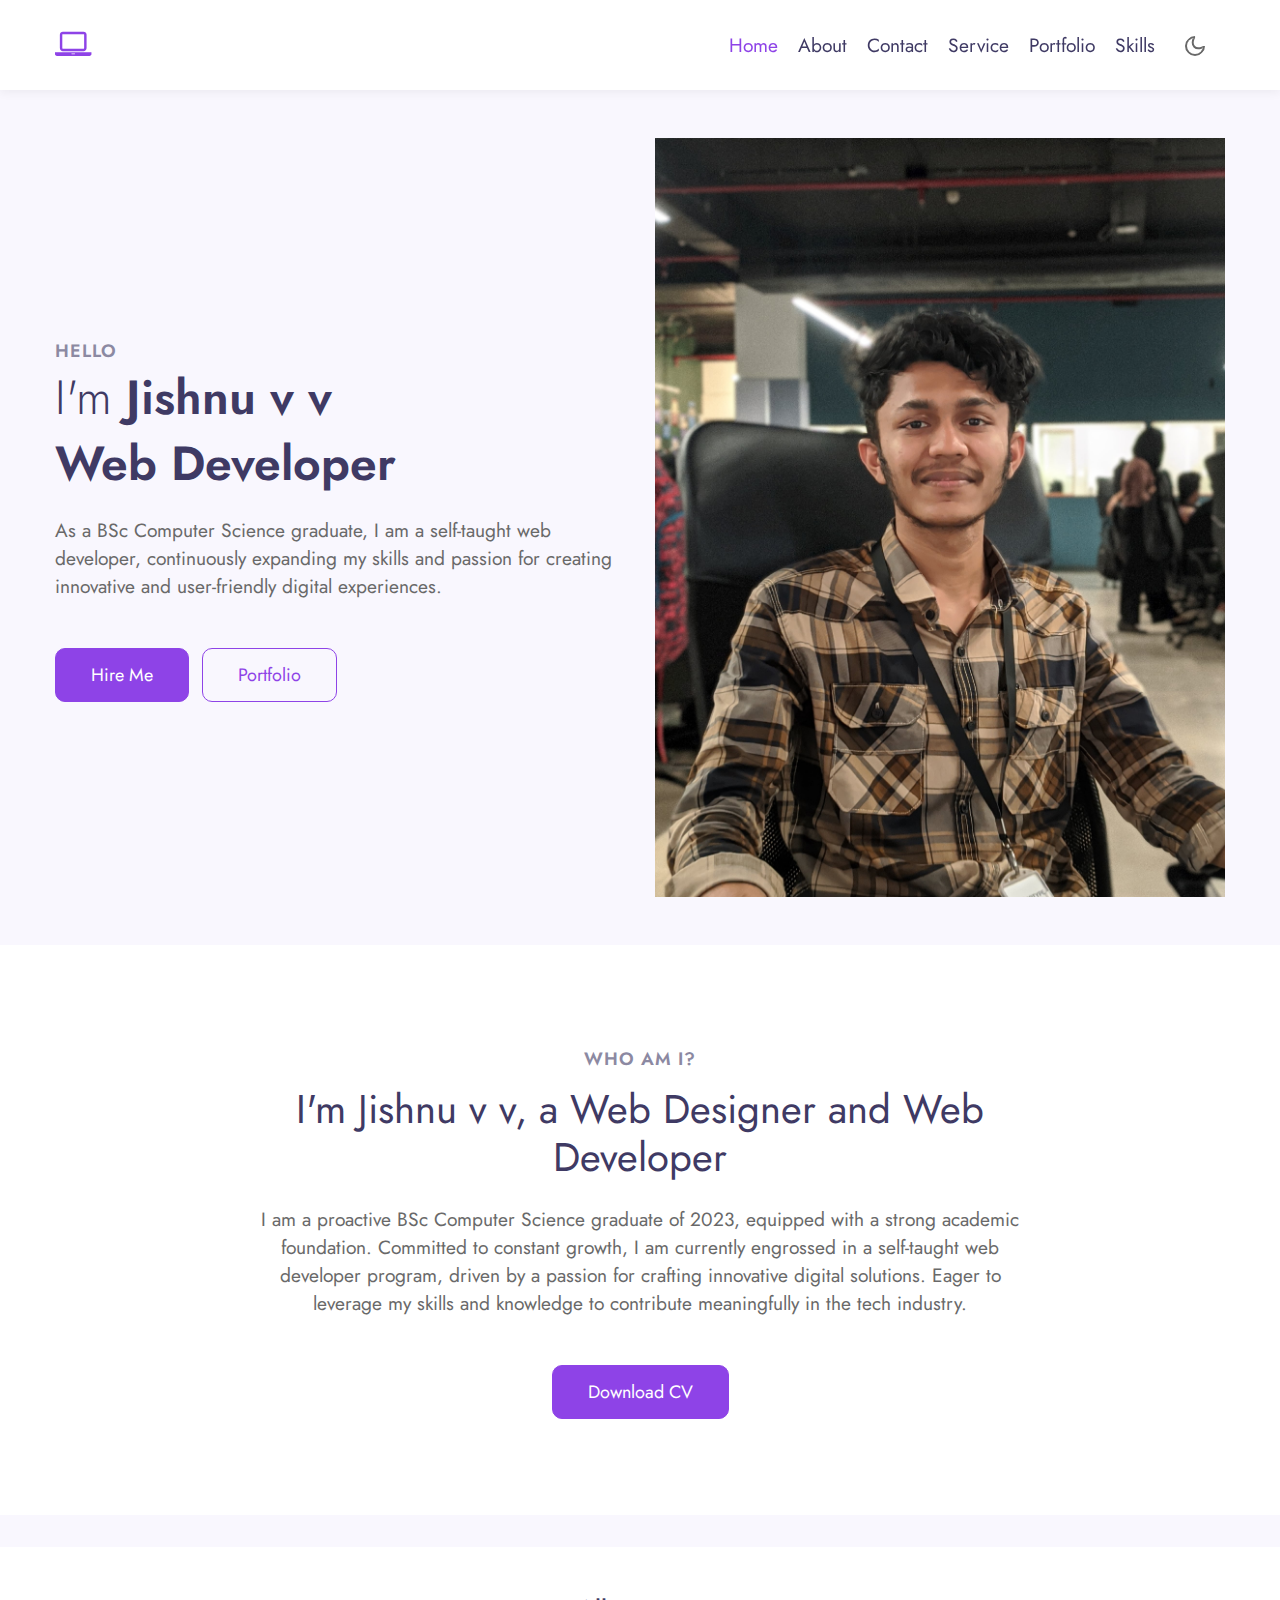
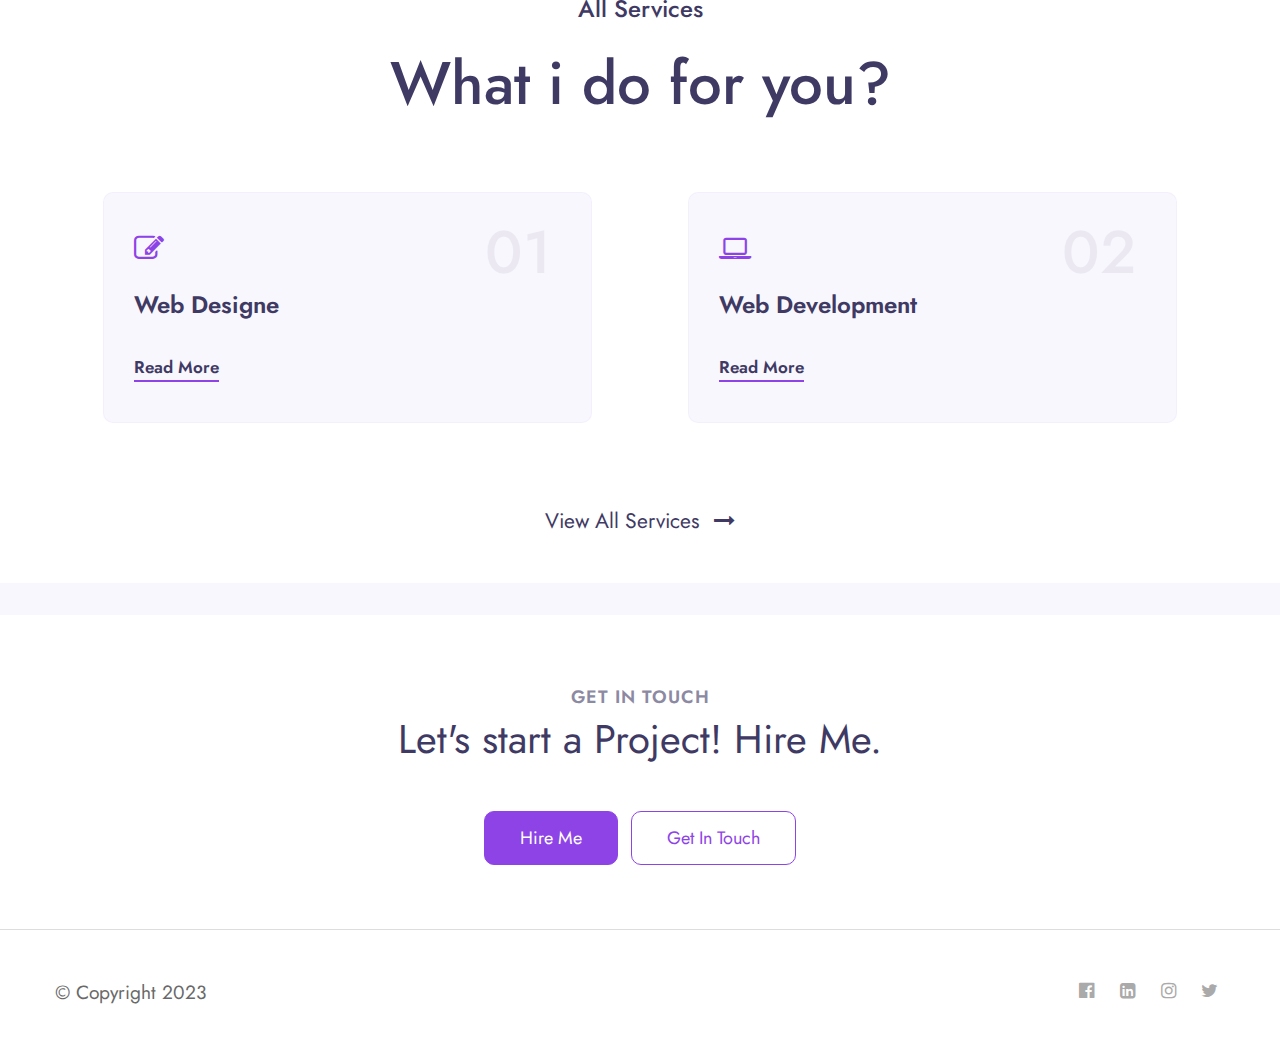
<file: index.html>
<!--
Author: W3layouts
Author URL: http://w3layouts.com
-->
<!doctype html>
<html lang="en">

<head>
  <!-- Required meta tags -->
  <meta charset="utf-8">
  <meta name="viewport" content="width=device-width, initial-scale=1, shrink-to-fit=no">

  <title>Jishnu Personal Portfolio</title>

  <!-- google fonts -->  
  <link href="//fonts.googleapis.com/css2?family=Jost:wght@300;400;600&display=swap" rel="stylesheet">

  <!-- Template CSS -->
  <link rel="stylesheet" href="assets/css/style-starter.css">
</head>

<body>
<!-- header -->
<header id="site-header" class="fixed-top">
  <div class="container">
      <nav class="navbar navbar-expand-lg stroke">
          <a class="navbar-brand" href="index.html">
              <span class="fa fa-laptop"></span>
          </a>
          <button class="navbar-toggler  collapsed bg-gradient" type="button" data-toggle="collapse"
              data-target="#navbarTogglerDemo02" aria-controls="navbarTogglerDemo02" aria-expanded="false"
              aria-label="Toggle navigation">
              <span class="navbar-toggler-icon fa icon-expand fa-bars"></span>
              <span class="navbar-toggler-icon fa icon-close fa-times"></span>
              </span>
          </button>

          <div class="collapse navbar-collapse" id="navbarTogglerDemo02">
              <ul class="navbar-nav ml-auto">
                  <li class="nav-item active">
                      <a class="nav-link" href="index.html">Home <span class="sr-only">(current)</span></a>
                  </li>
                  <li class="nav-item @@about__active">
                      <a class="nav-link" href="about.html">About</a>
                  </li>
                  <li class="nav-item @@contact__active">
                      <a class="nav-link" href="contact.html">Contact</a>
                  </li>
                  <li class="nav-item @@service__active">
                    <a class="nav-link" href="service.html">Service</a>
                  </li>
                  <li class="nav-item @@active">
                    <a class="nav-link" href="portfolio.html">Portfolio</a>
                  </li>
                  <li class="nav-item @@active">
                    <a class="nav-link" href="skill.html">Skills</a>
                  </li>
              </ul>
              </ul>
          </div>
          <!-- toggle switch for light and dark theme -->
          <div class="mobile-position">
              <nav class="navigation">
                  <div class="theme-switch-wrapper">
                      <label class="theme-switch" for="checkbox">
                          <input type="checkbox" id="checkbox">
                          <div class="mode-container">
                              <i class="gg-sun"></i>
                              <i class="gg-moon"></i>
                          </div>
                      </label>
                  </div>
              </nav>
          </div>
          <!-- //toggle switch for light and dark theme -->
      </nav>
  </div>
</header>
<!-- //header -->

<!-- banner section -->
<section id="home" class="w3l-banner py-5">
    <div class="container">
        <div class="row align-items-center">
            <div class="col-lg-6 col-sm-12 mt-lg-0 mt-4">
                <span class="title-small">Hello</span>
                <h1 class="mb-2 title"> <span>I'm</span> Jishnu v v</h1>
                <h1 class="mb-4 title">Web Developer</h1>
                <p>As a BSc Computer Science graduate, I am a self-taught web developer, continuously expanding my skills and passion for creating innovative and user-friendly digital experiences.</p>
                <div class="mt-sm-5 mt-4">
                    <a class="btn btn-primary btn-style mr-2" href="contact.html"> Hire Me </a>
                    <a class="btn btn-outline-primary btn-style mr-2" href="portfolio.html"> Portfolio </a>
                </div>
            </div>
            <div class="col-lg-6 col-md-8 col-sm-10 mt-lg-0 mt-4">
                <div class="img-effect text-lg-center">
                    <img src="Jishnu v v.jpg" alt="myphoto" class="img-fluid">
                </div>
            </div>
        </div>
    </div>
</section>
<!-- //banner section -->

<!-- home page about section -->
<section class="w3l-index3" id="about">
    <div class="midd-w3 py-5">
        <div class="container py-lg-5 py-md-3">
            <div class="row justify-content-center">
               
                <div class="col-lg-8 mt-lg-0 mt-5 text-center">
                    <h5 class="title-small mb-2">Who am i?</h5>
                    <h3 class="title-big">I'm Jishnu v v, a Web Designer and Web Developer</h3>
                    <p class="mt-4">I am a proactive BSc Computer Science graduate of 2023, equipped with a strong academic foundation. Committed to constant growth, I am currently engrossed in a self-taught web developer program, driven by a passion for crafting innovative digital solutions. Eager to leverage my skills and knowledge to contribute meaningfully in the tech industry.</p>
                    <a href="#download" class="btn btn-style btn-primary mt-lg-5 mt-4">Download CV</a>
                </div>
            </div>
        </div>
    </div>
</section>
<!-- //home page about section -->

<!-- home page second section -->
<div class="py-3 w3l-servicetxt"></div>
<!-- //home page second section -->

<!-- home page services section -->
<section class="w3l-services ">
  <div class=" txt text-center mt-5">
    <h4>All Services</h4>
    <h1 class="txth1 m-4">What i do for you?</h1>
  </div>
  <div class="container justify-content-center row">
        <div class="item w-50">
            <div class="card m-5 ">
                <div class="box-wrap">
                    <div class="icon">
                        <span class="fa fa-pencil-square-o"></span>
                    </div>
                    <h4 class="number">01</h4>
                    <h4><a href="#url">Web Designe</a></h4>
                    <a href="service.html" class="read">Read more</a>
                </div>
            </div>
        </div>
        <div class="item w-50">
          <div class="card m-5">
              <div class="box-wrap">
                  <div class="icon">
                    <span class="fa fa-laptop"></span>
                  </div>
                  <h4 class="number">02</h4>
                  <h4><a href="#url">Web Development</a></h4>
                    <a href="service.html" class="read">Read more</a>
                </div>
          </div>
      </div>
  </div>
  <div class="mb-5 text-more">
    <p class=" pt-3 sample text-center">
        <a href="service.html">View All Services <span class="pl-2 fa fa-long-arrow-right"></span></a>
    </p>
</div>
</section>

<section class="w3l-index5" id="about">
    <div class="new-block py-3">
    </div>
</section>
<!-- //home page video popup section -->

 <!-- freelance hire me -->
 <section class="w3l-grid-quote text-center py-5">
   <div class="container py-3">
     <h6 class="title-small">Get in touch</h6>
     <h3 class="title-big mb-md-5 mb-4">Let's start a Project! Hire Me.</h3>
     <a href="contact.html" class="btn btn-style btn-primary mr-2">Hire Me </a>
     <a href="contact.html" class="btn btn-style btn-outline-primary">Get in touch</a>
   </div>
 </section>
 <!-- //freelance hire me -->
 
<!-- Footer -->
<section class="w3l-footer py-sm-5 py-4">
  <div class="container">
    <div class="footer-content">
      <div class="row">
        <div class="col-lg-8 footer-left">
          <p class="m-0">© Copyright 2023</p>
        </div>
        <div class="col-lg-4 footer-right text-lg-right text-center mt-lg-0 mt-3">
          <ul class="social m-0 p-0">
            <li><a href="#facebook"><span class="fa fa-facebook-official"></span></a></li>
            <li><a href="#linkedin"><span class="fa fa-linkedin-square"></span></a></li>
            <li><a href="#instagram"><span class="fa fa-instagram"></span></a></li>
            <li><a href="#twitter"><span class="fa fa-twitter"></span></a></li>
          </ul>
        </div>
      </div>
    </div>
  </div>

  <!-- move top -->
  <button onclick="topFunction()" id="movetop" title="Go to top">
    <span class="fa fa-angle-up"></span>
  </button>
  <script>
    // When the user scrolls down 20px from the top of the document, show the button
    window.onscroll = function () {
      scrollFunction()
    };

    function scrollFunction() {
      if (document.body.scrollTop > 20 || document.documentElement.scrollTop > 20) {
        document.getElementById("movetop").style.display = "block";
      } else {
        document.getElementById("movetop").style.display = "none";
      }
    }

    // When the user clicks on the button, scroll to the top of the document
    function topFunction() {
      document.body.scrollTop = 0;
      document.documentElement.scrollTop = 0;
    }
  </script>
  <!-- /move top -->
</section>
<!-- //Footer -->

<!-- all js scripts and files here -->

<script src="assets/js/theme-change.js"></script><!-- theme switch js (light and dark)-->

<script src="assets/js/jquery-3.3.1.min.js"></script><!-- default jQuery -->


<!-- //typig-text-->

<!-- services owlcarousel -->
<script src="assets/js/owl.carousel.js"></script>

<!-- script for services -->
<script>
  $(document).ready(function () {
    $('.owl-two').owlCarousel({
      loop: true,
      margin: 30,
      nav: false,
      responsiveClass: true,
      autoplay: false,
      autoplayTimeout: 5000,
      autoplaySpeed: 1000,
      autoplayHoverPause: false,
      responsive: {
        0: {
          items: 1,
          nav: false
        },
        480: {
          items: 1,
          nav: false
        },
        700: {
          items: 1,
          nav: false
        },
        1090: {
          items: 3,
          nav: false
        }
      }
    })
  })
</script>
<!-- //script for services -->

<!-- script for tesimonials carousel slider -->
<script>
  $(document).ready(function () {
    $("#owl-demo1").owlCarousel({
      loop: true,
      margin: 20,
      nav: false,
      responsiveClass: true,
      responsive: {
        0: {
          items: 1,
          nav: false
        },
        736: {
          items: 1,
          nav: false
        },
        1000: {
          items: 2,
          nav: false,
          loop: false
        }
      }
    })
  })
</script>
<!-- //script for tesimonials carousel slider -->

<!-- video popup -->
<script src="assets/js/jquery.magnific-popup.min.js"></script>
<script>
  $(document).ready(function () {
    $('.popup-with-zoom-anim').magnificPopup({
      type: 'inline',

      fixedContentPos: false,
      fixedBgPos: true,

      overflowY: 'auto',

      closeBtnInside: true,
      preloader: false,

      midClick: true,
      removalDelay: 300,
      mainClass: 'my-mfp-zoom-in'
    });

    $('.popup-with-move-anim').magnificPopup({
      type: 'inline',

      fixedContentPos: false,
      fixedBgPos: true,

      overflowY: 'auto',

      closeBtnInside: true,
      preloader: false,

      midClick: true,
      removalDelay: 300,
      mainClass: 'my-mfp-slide-bottom'
    });
  });
</script>
<!-- //video popup -->

<!-- stats number counter-->
<script src="assets/js/jquery.waypoints.min.js"></script>
<script src="assets/js/jquery.countup.js"></script>
<script>
  $('.counter').countUp();
</script>
<!-- //stats number counter -->

<!-- disable body scroll which navbar is in active -->
<script>
  $(function () {
    $('.navbar-toggler').click(function () {
      $('body').toggleClass('noscroll');
    })
  });
</script>
<!-- disable body scroll which navbar is in active -->

<!--/MENU-JS-->
<script>
  $(window).on("scroll", function () {
    var scroll = $(window).scrollTop();

    if (scroll >= 80) {
      $("#site-header").addClass("nav-fixed");
    } else {
      $("#site-header").removeClass("nav-fixed");
    }
  });

  //Main navigation Active Class Add Remove
  $(".navbar-toggler").on("click", function () {
    $("header").toggleClass("active");
  });
  $(document).on("ready", function () {
    if ($(window).width() > 991) {
      $("header").removeClass("active");
    }
    $(window).on("resize", function () {
      if ($(window).width() > 991) {
        $("header").removeClass("active");
      }
    });
  });
</script>
<!--//MENU-JS-->

<!-- bootstrap js -->
<script src="assets/js/bootstrap.min.js"></script>

</body>

</html>
</file>
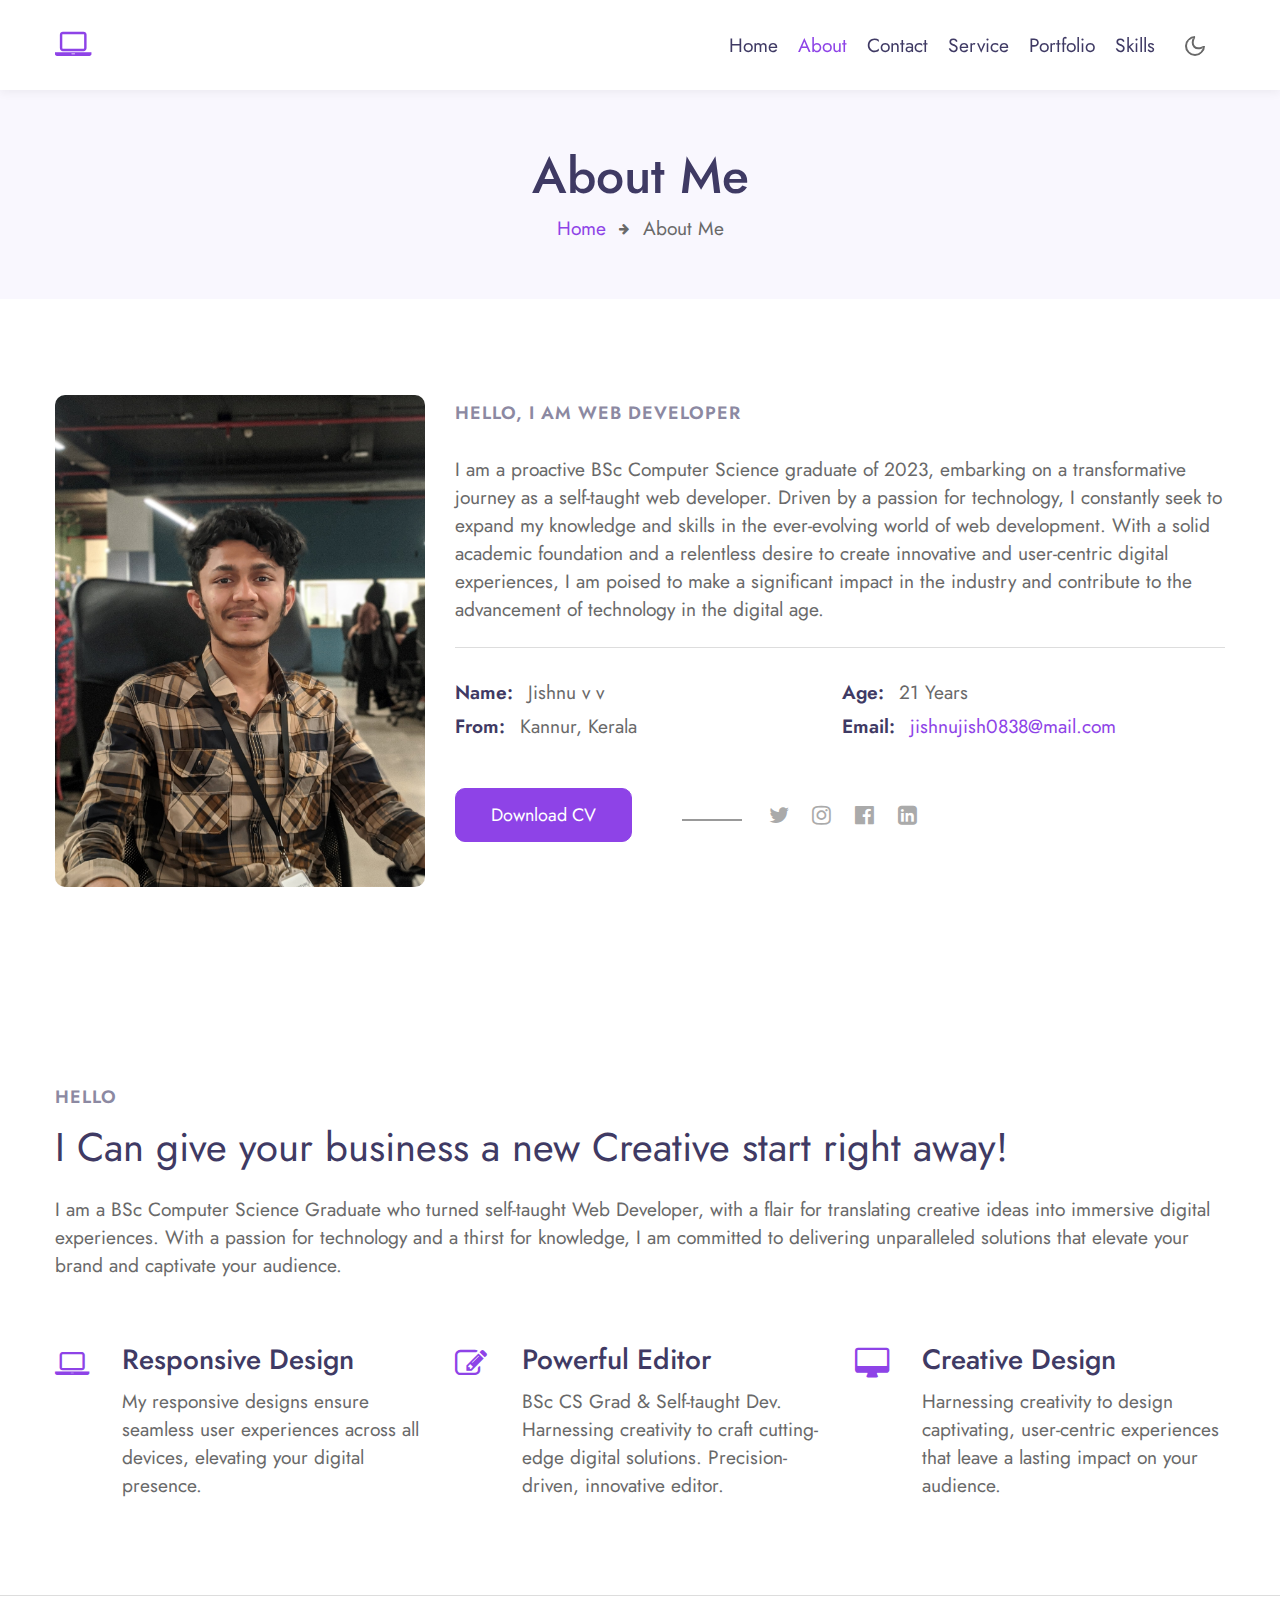
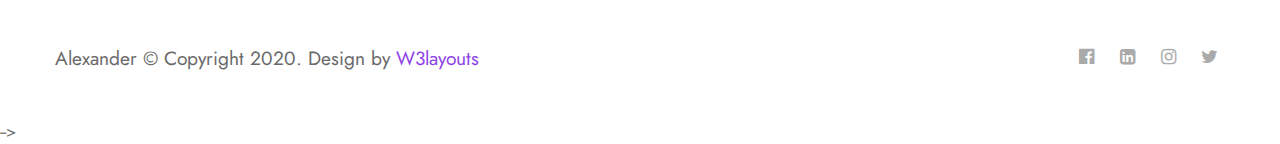
<file: about.html>
<!--
Author: W3layouts
Author URL: http://w3layouts.com
-->
<!doctype html>
<html lang="en">

<head>
  <!-- Required meta tags -->
  <meta charset="utf-8">
  <meta name="viewport" content="width=device-width, initial-scale=1, shrink-to-fit=no">

  <title>jishnu Personal Portfolio </title>

  <!-- google fonts -->  
  <link href="//fonts.googleapis.com/css2?family=Jost:wght@300;400;600&display=swap" rel="stylesheet">

  <!-- Template CSS -->
  <link rel="stylesheet" href="assets/css/style-starter.css">
</head>

<body>
<!-- header -->
<header id="site-header" class="fixed-top">
  <div class="container">
      <nav class="navbar navbar-expand-lg stroke">
          <a class="navbar-brand" href="index.html">
              <span class="fa fa-laptop"></span>
          </a>
         
          <button class="navbar-toggler  collapsed bg-gradient" type="button" data-toggle="collapse"
              data-target="#navbarTogglerDemo02" aria-controls="navbarTogglerDemo02" aria-expanded="false"
              aria-label="Toggle navigation">
              <span class="navbar-toggler-icon fa icon-expand fa-bars"></span>
              <span class="navbar-toggler-icon fa icon-close fa-times"></span>
              </span>
          </button>

          <div class="collapse navbar-collapse" id="navbarTogglerDemo02">
              <ul class="navbar-nav ml-auto">
                  <li class="nav-item @@home__active">
                      <a class="nav-link" href="index.html">Home <span class="sr-only">(current)</span></a>
                  </li>
                  <li class="nav-item active">
                      <a class="nav-link" href="about.html">About</a>
                  </li>
                  <li class="nav-item @@contact__active">
                      <a class="nav-link" href="contact.html">Contact</a>
                  </li>
                   <li class="nav-item @@service__active">
                    <a class="nav-link" href="service.html">Service</a>
                  </li>
                         <li class="nav-item @@active">
                    <a class="nav-link" href="portfolio.html">Portfolio</a>
                  </li>
                  <li class="nav-item @@active">
                    <a class="nav-link" href="skill.html">Skills</a>
                  </li>
              </ul>
              </ul>
          </div>
          <!-- toggle switch for light and dark theme -->
          <div class="mobile-position">
              <nav class="navigation">
                  <div class="theme-switch-wrapper">
                      <label class="theme-switch" for="checkbox">
                          <input type="checkbox" id="checkbox">
                          <div class="mode-container">
                              <i class="gg-sun"></i>
                              <i class="gg-moon"></i>
                          </div>
                      </label>
                  </div>
              </nav>
          </div>
          <!-- //toggle switch for light and dark theme -->
      </nav>
  </div>
</header>
<!-- //header -->

<!-- about breadcrumb -->
<section class="w3l-about-breadcrumb text-center">
    <div class="breadcrumb-bg breadcrumb-bg-about py-sm-5 py-4">
        <div class="container py-2">
            <h2 class="title">About Me</h2>
            <ul class="breadcrumbs-custom-path mt-2">
                <li><a href="#url">Home</a></li>
                <li class="active"><span class="fa fa-arrow-right mx-2" aria-hidden="true"></span> About Me </li>
            </ul>
        </div>
    </div>
</section>
<!-- //about breadcrumb -->

<!-- about page about section -->
<section class="w3l-aboutblock1" id="about">
    <div class="midd-w3 py-5">
        <div class="container py-lg-5 py-md-3">
            <div class="row">
                <div class="col-lg-4">
                    <div class="position-relative">
                        <img src="Jishnu v v.jpg" alt="" class="radius-image img-fluid">
                    </div>
                </div>
                <div class="col-lg-8 mt-lg-0 mt-5">
                    <h5 class="title-small mb-2">Hello, I am Web Developer</h5>
                    <!-- <h3 class="title-big">Having O7 Years of Experience</h3> -->
                    <p class="mt-4">I am a proactive BSc Computer Science graduate of 2023, embarking on a transformative journey as a self-taught web developer. Driven by a passion for technology, I constantly seek to expand my knowledge and skills in the ever-evolving world of web development. With a solid academic foundation and a relentless desire to create innovative and user-centric digital experiences, I am poised to make a significant impact in the industry and contribute to the advancement of technology in the digital age.</p>
                    <div class="my-info mt-4">
                        <div class="single-info"><span>Name:</span>
                            <p>Jishnu v v</p>
                        </div>
                        <div class="single-info"><span>Age:</span>
                            <p>21 Years</p>
                        </div>
                        <div class="single-info"><span>From:</span>
                            <p>Kannur, Kerala</p>
                        </div>
                        <div class="single-info"><span>Email:</span>
                            <p><a href="mailto:alexander@mail.com">jishnujish0838@mail.com</a></p>
                        </div>
                    </div>
                    <div class="my-social mt-lg-5 mt-4">
                        <a href="#download" class="btn btn-style btn-primary">Download CV</a>
                        <ul class="social m-0 p-0">
                            <li><a href="#twitter"><span class="fa fa-twitter"></span></a></li>
                            <li><a href="#instagram"><span class="fa fa-instagram"></span></a></li>
                            <li><a href="#facebook"><span class="fa fa-facebook-official"></span></a></li>
                            <li><a href="#linkedin"><span class="fa fa-linkedin-square"></span></a></li>
                          </ul>
                    </div>
                </div>
            </div>
        </div>
    </div>
</section>
<!-- //about page about section -->

<!-- about page second section -->
<div class="py-5 w3l-resume">
    <div class="container py-lg-5 py-3">
        <h5 class="title-small mb-2"> Hello</h5>
        <h3 class="title-big mb-4">I Can give your business a new Creative start right away! </h3>
        <p>I am a BSc Computer Science Graduate who turned self-taught Web Developer, with a flair for translating creative ideas into immersive digital experiences. With a passion for technology and a thirst for knowledge, I am committed to delivering unparalleled solutions that elevate your brand and captivate your audience.</p>
        <div class="row features-w3pvt-main mt-5 pt-md-3" id="features">
            <div class="col-lg-4 col-md-6 feature-gird">
                <div class="row features-hny-inner-gd">
                    <div class="col-md-2 col-2 featured_grid_left">
                        <div class="icon_left_grid">
                            <span class="fa fa-laptop" aria-hidden="true"></span>
                        </div>
                    </div>
                    <div class="col-md-10 col-10 featured_grid_right_info">
                        <h4><a class="link-hny" href="#url">Responsive Design </a></h4>
                        <p>My responsive designs ensure seamless user experiences across all devices, elevating your digital presence.</p>
                    </div>
                </div>
            </div>
            <div class="col-lg-4 col-md-6 feature-gird mt-md-0 mt-4">
                <div class="row features-hny-inner-gd">
                    <div class="col-md-2 col-2 featured_grid_left">
                        <div class="icon_left_grid">
                            <span class="fa fa-pencil-square-o" aria-hidden="true"></span>
                        </div>
                    </div>
                    <div class="col-md-10 col-10 featured_grid_right_info">
                        <h4><a class="link-hny" href="#url">Powerful Editor </a></h4>
                        <p>BSc CS Grad & Self-taught Dev. Harnessing creativity to craft cutting-edge digital solutions. Precision-driven, innovative editor.</p>
                    </div>
                </div>
            </div>
            <div class="col-lg-4 col-md-6 feature-gird mt-lg-0 mt-md-5 mt-4">
                <div class="row features-hny-inner-gd">
                    <div class="col-md-2 col-2 featured_grid_left">
                        <div class="icon_left_grid">
                            <span class="fa fa-desktop" aria-hidden="true"></span>
                        </div>
                    </div>
                    <div class="col-md-10 col-10 featured_grid_right_info">
                        <h4><a class="link-hny" href="#url">Creative Design </a></h4>
                        <p>Harnessing creativity to design captivating, user-centric experiences that leave a lasting impact on your audience.</p>
                    </div>
                </div>
            </div>

        </div>
    </div>
</div>
<!-- //about page about section -->

<!-- about page third section -->


<!-- Footer -->
<section class="w3l-footer py-sm-5 py-4">
  <div class="container">
    <div class="footer-content">
      <div class="row">
        <div class="col-lg-8 footer-left">
          <p class="m-0">Alexander © Copyright 2020. Design by <a href="https://w3layouts.com">W3layouts</a></p>
        </div>
        <div class="col-lg-4 footer-right text-lg-right text-center mt-lg-0 mt-3">
          <ul class="social m-0 p-0">
            <li><a href="#facebook"><span class="fa fa-facebook-official"></span></a></li>
            <li><a href="#linkedin"><span class="fa fa-linkedin-square"></span></a></li>
            <li><a href="#instagram"><span class="fa fa-instagram"></span></a></li>
            <li><a href="#twitter"><span class="fa fa-twitter"></span></a></li>
          </ul>
        </div>
      </div>
    </div>
  </div>

  <!-- move top -->
  <button onclick="topFunction()" id="movetop" title="Go to top">
    <span class="fa fa-angle-up"></span>
  </button>
  <script>
    // When the user scrolls down 20px from the top of the document, show the button
    window.onscroll = function () {
      scrollFunction()
    };

    function scrollFunction() {
      if (document.body.scrollTop > 20 || document.documentElement.scrollTop > 20) {
        document.getElementById("movetop").style.display = "block";
      } else {
        document.getElementById("movetop").style.display = "none";
      }
    }

    // When the user clicks on the button, scroll to the top of the document
    function topFunction() {
      document.body.scrollTop = 0;
      document.documentElement.scrollTop = 0;
    }
  </script>
  <!-- /move top -->
</section>
<!-- //Footer -->

<!-- all js scripts and files here -->

<script src="assets/js/theme-change.js"></script><!-- theme switch js (light and dark)-->

<script src="assets/js/jquery-3.3.1.min.js"></script><!-- default jQuery -->

<!-- /typig-text-->
<script>
  const typedTextSpan = document.querySelector(".typed-text");
  const cursorSpan = document.querySelector(".cursor");

  const textArray = ["UI/UX Designer", "Freelancer", "Web developer"];
  const typingDelay = 200;
  const erasingDelay = 10;
  const newTextDelay = 100; // Delay between current and next text
  let textArrayIndex = 0;
  let charIndex = 0;

  function type() {
    if (charIndex < textArray[textArrayIndex].length) {
      if (!cursorSpan.classList.contains("typing")) cursorSpan.classList.add("typing");
      typedTextSpan.textContent += textArray[textArrayIndex].charAt(charIndex);
      charIndex++;
      setTimeout(type, typingDelay);
    } else {
      cursorSpan.classList.remove("typing");
      setTimeout(erase, newTextDelay);
    }
  }

  function erase() {
    if (charIndex > 0) {
      // add class 'typing' if there's none
      if (!cursorSpan.classList.contains("typing")) {
        cursorSpan.classList.add("typing");
      }
      typedTextSpan.textContent = textArray[textArrayIndex].substring(0, 0);
      charIndex--;
      setTimeout(erase, erasingDelay);
    } else {
      cursorSpan.classList.remove("typing");
      textArrayIndex++;
      if (textArrayIndex >= textArray.length) textArrayIndex = 0;
      setTimeout(type, typingDelay);
    }
  }

  document.addEventListener("DOMContentLoaded", function () { // On DOM Load initiate the effect
    if (textArray.length) setTimeout(type, newTextDelay + 250);
  });
</script>
<!-- //typig-text-->

<!-- services owlcarousel -->
<script src="assets/js/owl.carousel.js"></script>

<!-- script for services -->
<script>
  $(document).ready(function () {
    $('.owl-two').owlCarousel({
      loop: true,
      margin: 30,
      nav: false,
      responsiveClass: true,
      autoplay: false,
      autoplayTimeout: 5000,
      autoplaySpeed: 1000,
      autoplayHoverPause: false,
      responsive: {
        0: {
          items: 1,
          nav: false
        },
        480: {
          items: 1,
          nav: false
        },
        700: {
          items: 1,
          nav: false
        },
        1090: {
          items: 3,
          nav: false
        }
      }
    })
  })
</script>
<!-- //script for services -->

<!-- script for tesimonials carousel slider -->
<script>
  $(document).ready(function () {
    $("#owl-demo1").owlCarousel({
      loop: true,
      margin: 20,
      nav: false,
      responsiveClass: true,
      responsive: {
        0: {
          items: 1,
          nav: false
        },
        736: {
          items: 1,
          nav: false
        },
        1000: {
          items: 2,
          nav: false,
          loop: false
        }
      }
    })
  })
</script> -->
<!-- //script for tesimonials carousel slider -->

<!-- video popup -->
<script src="assets/js/jquery.magnific-popup.min.js"></script>
<script>
  $(document).ready(function () {
    $('.popup-with-zoom-anim').magnificPopup({
      type: 'inline',

      fixedContentPos: false,
      fixedBgPos: true,

      overflowY: 'auto',

      closeBtnInside: true,
      preloader: false,

      midClick: true,
      removalDelay: 300,
      mainClass: 'my-mfp-zoom-in'
    });

    $('.popup-with-move-anim').magnificPopup({
      type: 'inline',

      fixedContentPos: false,
      fixedBgPos: true,

      overflowY: 'auto',

      closeBtnInside: true,
      preloader: false,

      midClick: true,
      removalDelay: 300,
      mainClass: 'my-mfp-slide-bottom'
    });
  });
</script>
<!-- //video popup

<!-- stats number counter -->
<script src="assets/js/jquery.waypoints.min.js"></script>
<script src="assets/js/jquery.countup.js"></script>
<script>
  $('.counter').countUp();
</script>
<!-- //stats number counter -->

<!-- disable body scroll which navbar is in active -->
<script>
  $(function () {
    $('.navbar-toggler').click(function () {
      $('body').toggleClass('noscroll');
    })
  });
</script>
<!-- disable body scroll which navbar is in active -->

<!--/MENU-JS-->
<script>
  $(window).on("scroll", function () {
    var scroll = $(window).scrollTop();

    if (scroll >= 80) {
      $("#site-header").addClass("nav-fixed");
    } else {
      $("#site-header").removeClass("nav-fixed");
    }
  });

  //Main navigation Active Class Add Remove
  $(".navbar-toggler").on("click", function () {
    $("header").toggleClass("active");
  });
  $(document).on("ready", function () {
    if ($(window).width() > 991) {
      $("header").removeClass("active");
    }
    $(window).on("resize", function () {
      if ($(window).width() > 991) {
        $("header").removeClass("active");
      }
    });
  });
</script>
<!--//MENU-JS-->

<!-- bootstrap js -->
<script src="assets/js/bootstrap.min.js"></script>

</body>

</html>
</file>
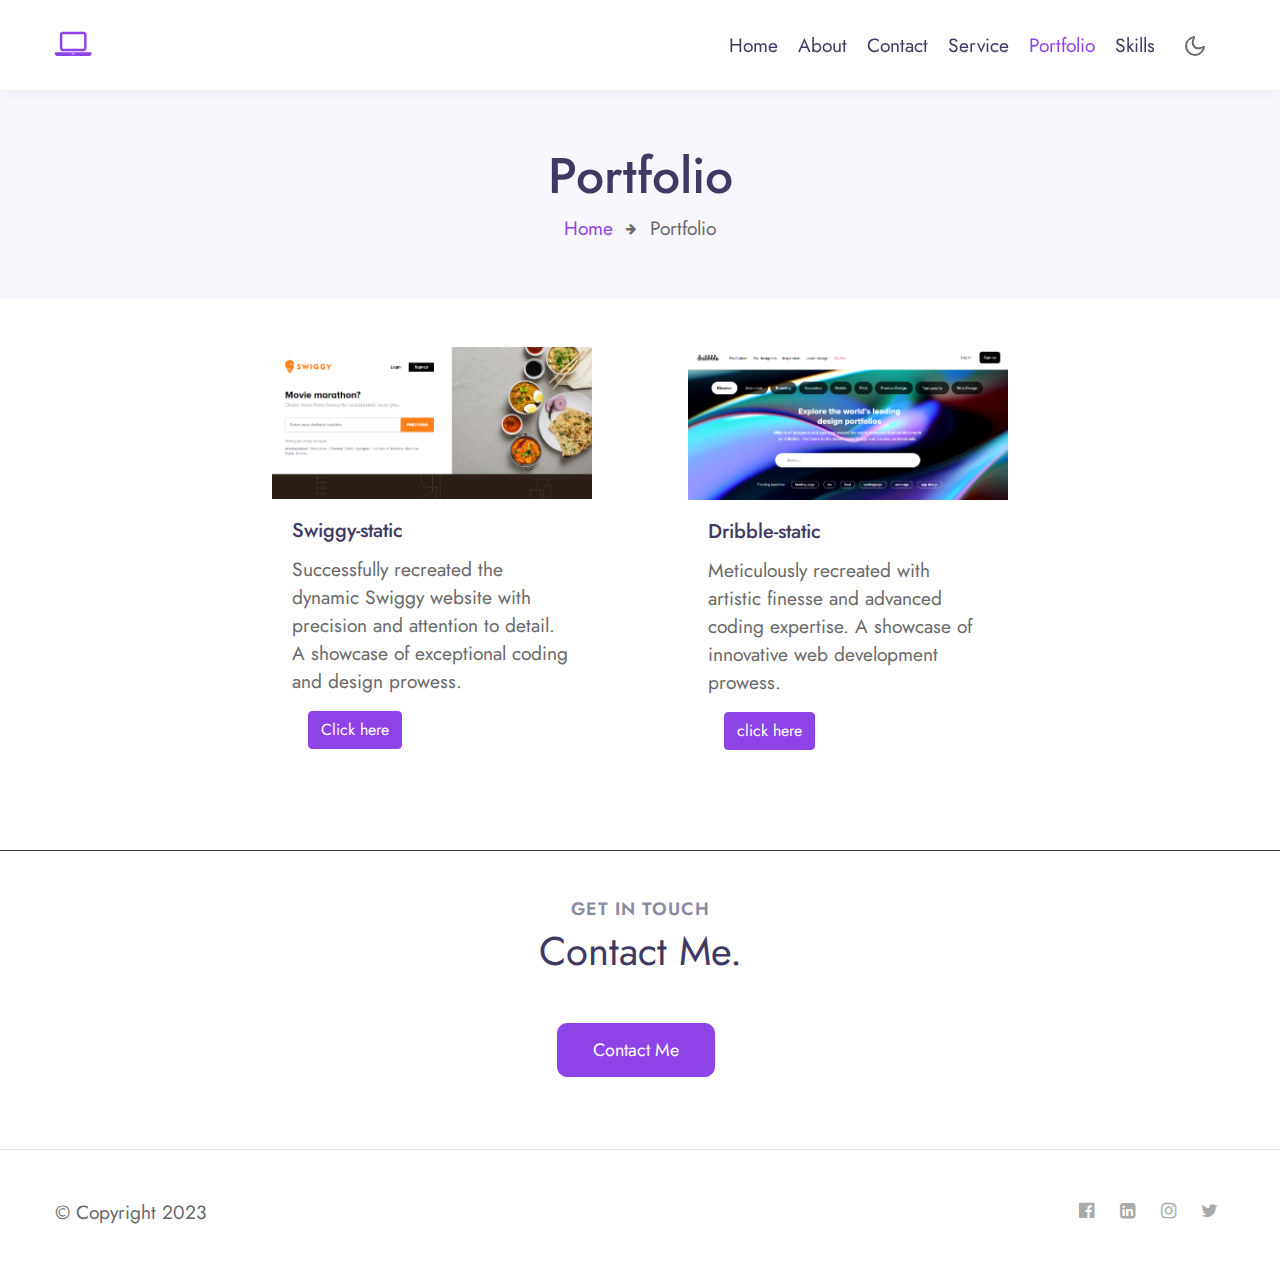
<file: portfolio.html>
<!--
Author: W3layouts
Author URL: http://w3layouts.com
-->
<!doctype html>
<html lang="en">

<head>
  <!-- Required meta tags -->
  <meta charset="utf-8">
  <meta name="viewport" content="width=device-width, initial-scale=1, shrink-to-fit=no">

  <title>Jishnu Personal Portfolio</title>

  <!-- google fonts -->  
  <link href="//fonts.googleapis.com/css2?family=Jost:wght@300;400;600&display=swap" rel="stylesheet">

  <!-- Template CSS -->
  <link rel="stylesheet" href="assets/css/style-starter.css">
</head>

<body>
<!-- header -->
<header id="site-header" class="fixed-top">
  <div class="container">
      <nav class="navbar navbar-expand-lg stroke">
          <a class="navbar-brand" href="index.html">
              <span class="fa fa-laptop"></span>
          </a>
         
          <button class="navbar-toggler  collapsed bg-gradient" type="button" data-toggle="collapse"
              data-target="#navbarTogglerDemo02" aria-controls="navbarTogglerDemo02" aria-expanded="false"
              aria-label="Toggle navigation">
              <span class="navbar-toggler-icon fa icon-expand fa-bars"></span>
              <span class="navbar-toggler-icon fa icon-close fa-times"></span>
              </span>
          </button>

          <div class="collapse navbar-collapse" id="navbarTogglerDemo02">
              <ul class="navbar-nav ml-auto">
                  <li class="nav-item @@home__active">
                      <a class="nav-link" href="index.html">Home <span class="sr-only">(current)</span></a>
                  </li>
                  <li class="nav-item ">
                      <a class="nav-link" href="about.html">About</a>
                  </li>
                  <li class="nav-item @@contact__active">
                      <a class="nav-link" href="contact.html">Contact</a>
                  </li>
                   <li class="nav-item @@active">
                    <a class="nav-link" href="service.html">Service</a>
                  </li>
                  <li class="nav-item active">
                    <a class="nav-link" href="portfolio.html">Portfolio</a>
                  </li>
                  <li class="nav-item @@active">
                    <a class="nav-link" href="skill.html">Skills</a>
                  </li>
                  
              </ul>
          </div>
          <!-- toggle switch for light and dark theme -->
          <div class="mobile-position">
              <nav class="navigation">
                  <div class="theme-switch-wrapper">
                      <label class="theme-switch" for="checkbox">
                          <input type="checkbox" id="checkbox">
                          <div class="mode-container">
                              <i class="gg-sun"></i>
                              <i class="gg-moon"></i>
                          </div>
                      </label>
                  </div>
              </nav>
          </div>
          <!-- //toggle switch for light and dark theme -->
      </nav>
  </div>
</header>
<!-- //header -->

<!-- about breadcrumb -->
<section class="w3l-about-breadcrumb text-center">
    <div class="breadcrumb-bg breadcrumb-bg-about py-sm-5 py-4">
        <div class="container py-2">
            <h2 class="title">Portfolio</h2>
            <ul class="breadcrumbs-custom-path mt-2">
                <li><a href="#url">Home</a></li>
                <li class="active"><span class="fa fa-arrow-right mx-2" aria-hidden="true"></span> Portfolio </li>
            </ul>
        </div>
    </div>
</section>
<!-- //about breadcrumb -->
<section class="w3l-services row justify-content-center">
    <div class="card m-5" style="width: 20rem;">
        <img src="swiggy.png"class="card-img-top" alt="...">
        <div class="card-body">
          <h5 class="card-title">Swiggy-static</h5>
          <p class="card-text">Successfully recreated the dynamic Swiggy website with precision and attention to detail. A showcase of exceptional coding and design prowess.</p>
          <a href="https://jishnu7561.github.io/swiggy-clone/" class="btn btn-primary m-3 justify-content-center">Click here</a>
        </div>
      </div>
    
    
      <div class="card m-5" style="width: 20rem;">
        <img src="dribble.png" class="card-img-top" alt="...">
        <div class="card-body">
          <h5 class="card-title">Dribble-static</h5>
          <p class="card-text"> Meticulously recreated with artistic finesse and advanced coding expertise. A showcase of innovative web development prowess.</p>
          <a href="https://jishnu7561.github.io/dribble-clone/" class="btn btn-primary m-3 justify-content-center">click here</a>
        </div>
      </div>
</section>
<hr style="background-color: rgb(70, 68, 68);">
<section class="w3l-grid-quote text-center py-2">
    <div class="container py-3 mb-5">
      <h6 class="title-small">Get in touch</h6>
      <h3 class="title-big mb-md-5 mb-4">Contact Me.</h3>
      <a href="contact.html" class="btn btn-style btn-primary mr-2">Contact Me </a>
    </div>
  </section>

<!-- Footer -->
<section class="w3l-footer py-sm-5 py-4">
    <div class="container">
      <div class="footer-content">
        <div class="row">
          <div class="col-lg-8 footer-left">
            <p class="m-0">© Copyright 2023</p>
          </div>
          <div class="col-lg-4 footer-right text-lg-right text-center mt-lg-0 mt-3">
            <ul class="social m-0 p-0">
              <li><a href="#facebook"><span class="fa fa-facebook-official"></span></a></li>
              <li><a href="#linkedin"><span class="fa fa-linkedin-square"></span></a></li>
              <li><a href="#instagram"><span class="fa fa-instagram"></span></a></li>
              <li><a href="#twitter"><span class="fa fa-twitter"></span></a></li>
            </ul>
          </div>
        </div>
      </div>
    </div>
  
    <!-- move top -->
    <button onclick="topFunction()" id="movetop" title="Go to top">
      <span class="fa fa-angle-up"></span>
    </button>
    <script>
      // When the user scrolls down 20px from the top of the document, show the button
      window.onscroll = function () {
        scrollFunction()
      };
  
      function scrollFunction() {
        if (document.body.scrollTop > 20 || document.documentElement.scrollTop > 20) {
          document.getElementById("movetop").style.display = "block";
        } else {
          document.getElementById("movetop").style.display = "none";
        }
      }
  
      // When the user clicks on the button, scroll to the top of the document
      function topFunction() {
        document.body.scrollTop = 0;
        document.documentElement.scrollTop = 0;
      }
    </script>
    <!-- /move top -->
  </section>
  <!-- //Footer -->
  
  <!-- all js scripts and files here -->
  
  <script src="assets/js/theme-change.js"></script><!-- theme switch js (light and dark)-->
  <!-- bootstrap js -->
  <script src="assets/js/bootstrap.min.js"></script>

</body>
</html>
</file>
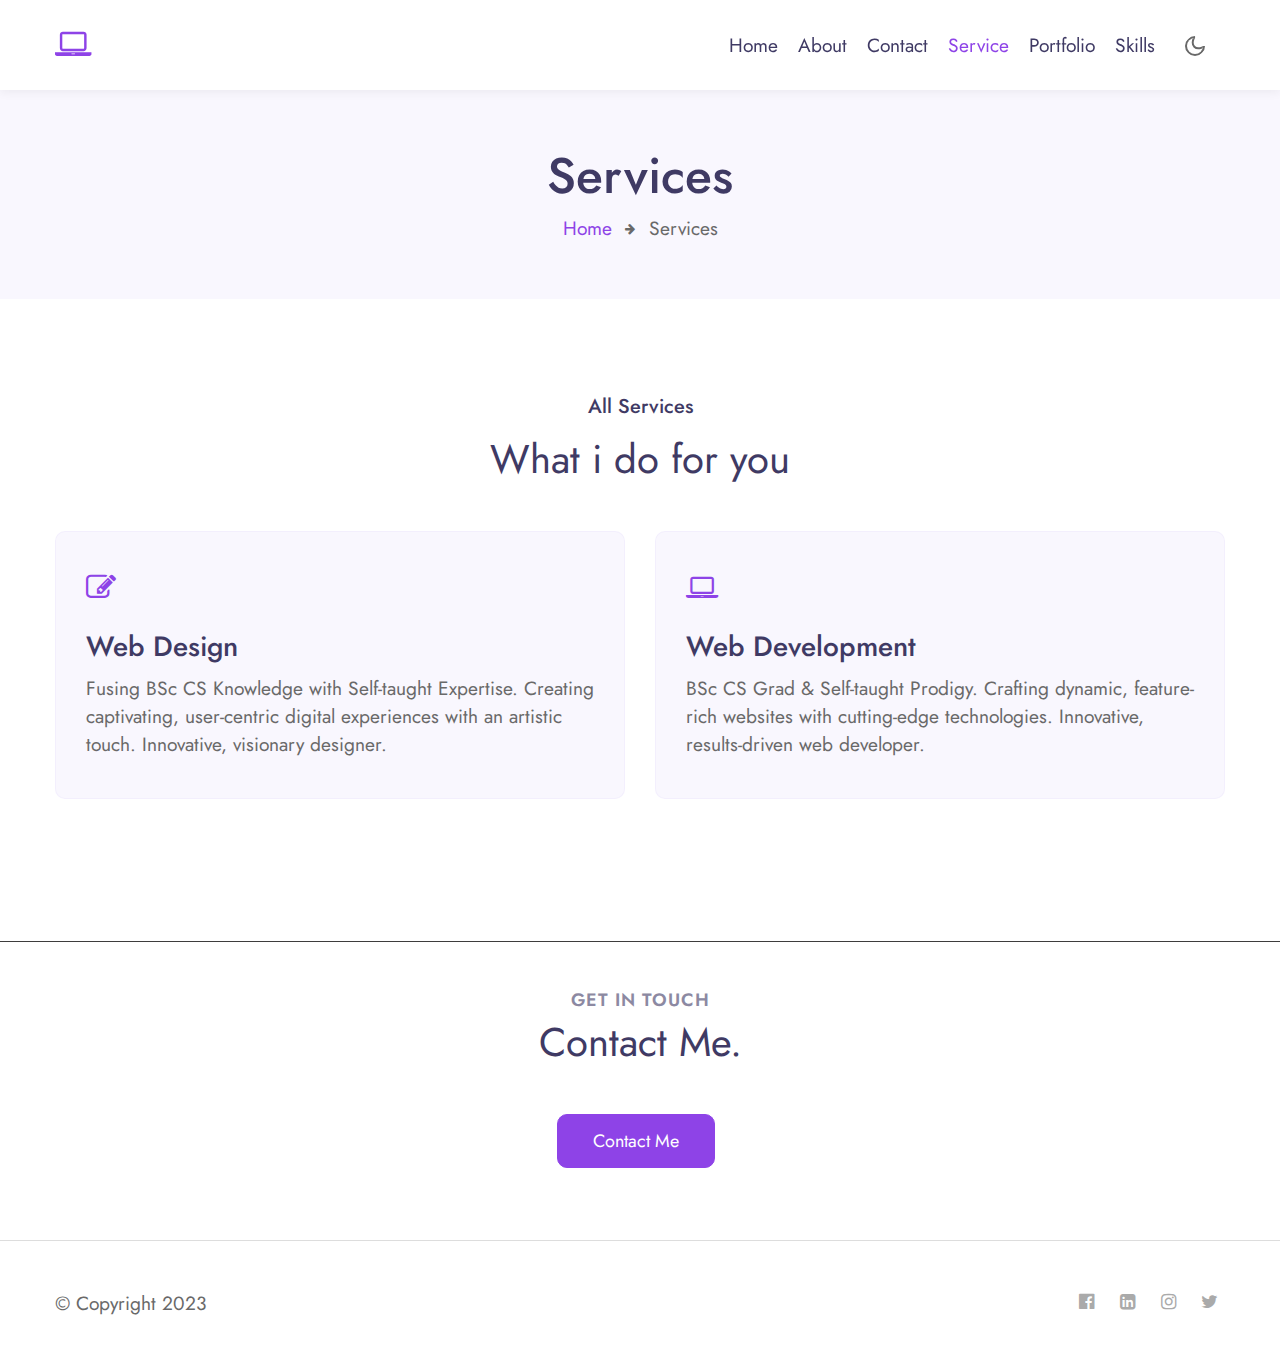
<file: service.html>
<!--
Author: W3layouts
Author URL: http://w3layouts.com
-->
<!doctype html>
<html lang="en">

<head>
  <!-- Required meta tags -->
  <meta charset="utf-8">
  <meta name="viewport" content="width=device-width, initial-scale=1, shrink-to-fit=no">

  <title>Jishnu Personal Portfolio</title>

  <!-- google fonts -->  
  <link href="//fonts.googleapis.com/css2?family=Jost:wght@300;400;600&display=swap" rel="stylesheet">

  <!-- Template CSS -->
  <link rel="stylesheet" href="assets/css/style-starter.css">
</head>

<body>
<!-- header -->
<header id="site-header" class="fixed-top">
  <div class="container">
      <nav class="navbar navbar-expand-lg stroke">
          <a class="navbar-brand" href="index.html">
              <span class="fa fa-laptop"></span>
          </a>
         
          <button class="navbar-toggler  collapsed bg-gradient" type="button" data-toggle="collapse"
              data-target="#navbarTogglerDemo02" aria-controls="navbarTogglerDemo02" aria-expanded="false"
              aria-label="Toggle navigation">
              <span class="navbar-toggler-icon fa icon-expand fa-bars"></span>
              <span class="navbar-toggler-icon fa icon-close fa-times"></span>
              </span>
          </button>

          <div class="collapse navbar-collapse" id="navbarTogglerDemo02">
              <ul class="navbar-nav ml-auto">
                  <li class="nav-item @@home__active">
                      <a class="nav-link" href="index.html">Home <span class="sr-only">(current)</span></a>
                  </li>
                  <li class="nav-item ">
                      <a class="nav-link" href="about.html">About</a>
                  </li>
                  <li class="nav-item @@contact__active">
                      <a class="nav-link" href="contact.html">Contact</a>
                  </li>
                   <li class="nav-item active">
                    <a class="nav-link" href="service.html">Service</a>
                  </li>
                  <li class="nav-item @@active">
                    <a class="nav-link" href="portfolio.html">Portfolio</a>
                  </li>
                  <li class="nav-item @@active">
                    <a class="nav-link" href="skill.html">Skills</a>
                  </li>
              </ul>
          </div>
          <!-- toggle switch for light and dark theme -->
          <div class="mobile-position">
              <nav class="navigation">
                  <div class="theme-switch-wrapper">
                      <label class="theme-switch" for="checkbox">
                          <input type="checkbox" id="checkbox">
                          <div class="mode-container">
                              <i class="gg-sun"></i>
                              <i class="gg-moon"></i>
                          </div>
                      </label>
                  </div>
              </nav>
          </div>
          <!-- //toggle switch for light and dark theme -->
      </nav>
  </div>
</header>
<!-- //header -->

<!-- about breadcrumb -->
<section class="w3l-about-breadcrumb text-center">
    <div class="breadcrumb-bg breadcrumb-bg-about py-sm-5 py-4">
        <div class="container py-2">
            <h2 class="title">Services</h2>
            <ul class="breadcrumbs-custom-path mt-2">
                <li><a href="#url">Home</a></li>
                <li class="active"><span class="fa fa-arrow-right mx-2" aria-hidden="true"></span> Services </li>
            </ul>
        </div>
    </div>
</section>
<!-- //about breadcrumb -->
<section class="w3l-services">
    <div class="w3l-achievements py-5" id="services">
        <div class="container py-lg-5">
            <h5 class="title  text-center">All Services</h5>
            <h3 class="title-big text-center mt-3 mb-sm-5 mb-4">What i do for you</h3>
            <div class="row">
                <div class="col-lg-6 item">
                    <div class="card">
                        <div class="box-wrap">
                            <div class="icon">
                                <span class="fa fa-pencil-square-o"></span>
                            </div>
                            <h4><a href="#url">Web Design</a></h4>
                            <p> Fusing BSc CS Knowledge with Self-taught Expertise. Creating captivating, user-centric digital experiences with an artistic touch. Innovative, visionary designer.</p>
                        </div>
                    </div>
                </div>

                <div class="col-lg-6 item">
                    <div class="card">
                        <div class="box-wrap">
                            <div class="icon">
                                <span class="fa fa-laptop"></span>
                              </div>
                            <h4><a href="#url"> Web Development</a></h4>
                            <p>BSc CS Grad & Self-taught Prodigy. Crafting dynamic, feature-rich websites with cutting-edge technologies. Innovative, results-driven web developer.</p>
                        </div>
                    </div>
                </div>
            </div>
        </div>
    </div>
</section>
<hr style="background-color: rgb(70, 68, 68);">
<section class="w3l-grid-quote text-center py-2">
    <div class="container py-3 mb-5">
      <h6 class="title-small">Get in touch</h6>
      <h3 class="title-big mb-md-5 mb-4">Contact Me.</h3>
      <a href="contact.html" class="btn btn-style btn-primary mr-2">Contact Me </a>
    </div>
  </section>

<!-- Footer -->
<section class="w3l-footer py-sm-5 py-4">
    <div class="container">
      <div class="footer-content">
        <div class="row">
          <div class="col-lg-8 footer-left">
            <p class="m-0">© Copyright 2023</p>
          </div>
          <div class="col-lg-4 footer-right text-lg-right text-center mt-lg-0 mt-3">
            <ul class="social m-0 p-0">
              <li><a href="#facebook"><span class="fa fa-facebook-official"></span></a></li>
              <li><a href="#linkedin"><span class="fa fa-linkedin-square"></span></a></li>
              <li><a href="#instagram"><span class="fa fa-instagram"></span></a></li>
              <li><a href="#twitter"><span class="fa fa-twitter"></span></a></li>
            </ul>
          </div>
        </div>
      </div>
    </div>
  
    <!-- move top -->
    <button onclick="topFunction()" id="movetop" title="Go to top">
      <span class="fa fa-angle-up"></span>
    </button>
    <script>
      // When the user scrolls down 20px from the top of the document, show the button
      window.onscroll = function () {
        scrollFunction()
      };
  
      function scrollFunction() {
        if (document.body.scrollTop > 20 || document.documentElement.scrollTop > 20) {
          document.getElementById("movetop").style.display = "block";
        } else {
          document.getElementById("movetop").style.display = "none";
        }
      }
  
      // When the user clicks on the button, scroll to the top of the document
      function topFunction() {
        document.body.scrollTop = 0;
        document.documentElement.scrollTop = 0;
      }
    </script>
    <!-- /move top -->
  </section>
  <!-- //Footer -->
  
  <!-- all js scripts and files here -->
  
  <script src="assets/js/theme-change.js"></script><!-- theme switch js (light and dark)-->
  <!-- bootstrap js -->
  <script src="assets/js/bootstrap.min.js"></script>

</body>
</html>
</file>
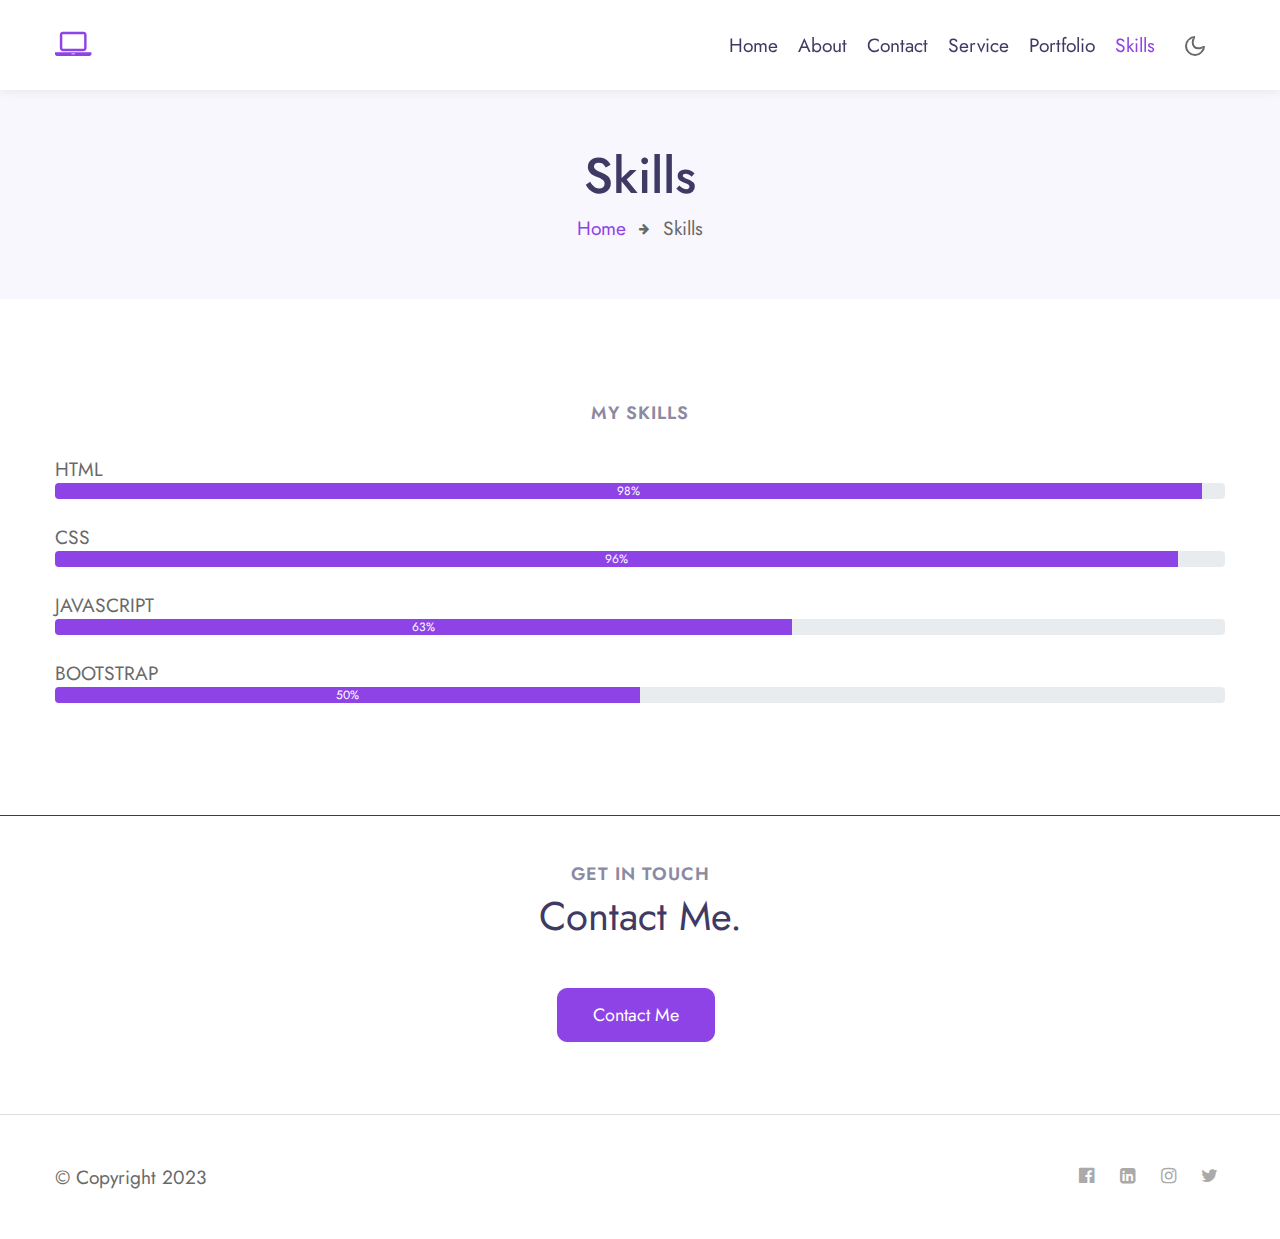
<file: skill.html>
<!--
Author: W3layouts
Author URL: http://w3layouts.com
-->
<!doctype html>
<html lang="en">

<head>
  <!-- Required meta tags -->
  <meta charset="utf-8">
  <meta name="viewport" content="width=device-width, initial-scale=1, shrink-to-fit=no">

  <title>Jishnu Personal Portfolio</title>

  <!-- google fonts -->  
  <link href="//fonts.googleapis.com/css2?family=Jost:wght@300;400;600&display=swap" rel="stylesheet">

  <!-- Template CSS -->
  <link rel="stylesheet" href="assets/css/style-starter.css">
</head>

<body>
<!-- header -->
<header id="site-header" class="fixed-top">
  <div class="container">
      <nav class="navbar navbar-expand-lg stroke">
          <a class="navbar-brand" href="index.html">
              <span class="fa fa-laptop"></span>
          </a>
       
          <button class="navbar-toggler  collapsed bg-gradient" type="button" data-toggle="collapse"
              data-target="#navbarTogglerDemo02" aria-controls="navbarTogglerDemo02" aria-expanded="false"
              aria-label="Toggle navigation">
              <span class="navbar-toggler-icon fa icon-expand fa-bars"></span>
              <span class="navbar-toggler-icon fa icon-close fa-times"></span>
              </span>
          </button>

          <div class="collapse navbar-collapse" id="navbarTogglerDemo02">
              <ul class="navbar-nav ml-auto">
                  <li class="nav-item @@home__active">
                      <a class="nav-link" href="index.html">Home <span class="sr-only">(current)</span></a>
                  </li>
                  <li class="nav-item ">
                      <a class="nav-link" href="about.html">About</a>
                  </li>
                  <li class="nav-item @@contact__active">
                      <a class="nav-link" href="contact.html">Contact</a>
                  </li>
                   <li class="nav-item @@active">
                    <a class="nav-link" href="service.html">Service</a>
                  </li>
                  <li class="nav-item @@active">
                    <a class="nav-link" href="portfolio.html">Portfolio</a>
                  </li>
                  <li class="nav-item active">
                    <a class="nav-link" href="skill.html">Skills</a>
                  </li>
              </ul>
          </div>
          <!-- toggle switch for light and dark theme -->
          <div class="mobile-position">
              <nav class="navigation">
                  <div class="theme-switch-wrapper">
                      <label class="theme-switch" for="checkbox">
                          <input type="checkbox" id="checkbox">
                          <div class="mode-container">
                              <i class="gg-sun"></i>
                              <i class="gg-moon"></i>
                          </div>
                      </label>
                  </div>
              </nav>
          </div>
          <!-- //toggle switch for light and dark theme -->
      </nav>
  </div>
</header>
<!-- //header -->

<!-- about breadcrumb -->
<section class="w3l-about-breadcrumb text-center">
    <div class="breadcrumb-bg breadcrumb-bg-about py-sm-5 py-4">
        <div class="container py-2">
            <h2 class="title">Skills</h2>
            <ul class="breadcrumbs-custom-path mt-2">
                <li><a href="#url">Home</a></li>
                <li class="active"><span class="fa fa-arrow-right mx-2" aria-hidden="true"></span> Skills </li>
            </ul>
        </div>
    </div>
</section>
<!-- //about breadcrumb -->
<section class="w3l-services">
    <div class="w3l-achievements py-5" id="services">
        <div class="container py-lg-5">
            <h5 class="title-small text-center">My skills</h5>
            <p class="mt-4">HTML</p>
            <div class="progress mb-4" role="progressbar" aria-label="Success example" aria-valuenow="25" aria-valuemin="0" aria-valuemax="100">
                <div class="progress-bar bg-primary" style="width: 98%">98%</div>
            </div>
            <p class="mt-4">CSS</p>
              <div class="progress" role="progressbar" aria-label="Info example" aria-valuenow="50" aria-valuemin="0" aria-valuemax="100">
                <div class="progress-bar bg-primary " style="width: 96%">96%</div>
              </div>
              <p class="mt-4">JAVASCRIPT</p>
              <div class="progress " role="progressbar" aria-label="Warning example" aria-valuenow="75" aria-valuemin="0" aria-valuemax="100">
                <div class="progress-bar bg-primary" style="width: 63%">63%</div>
              </div>
              <p class="mt-4">BOOTSTRAP</p>
              <div class="progress" role="progressbar" aria-label="Danger example" aria-valuenow="100" aria-valuemin="0" aria-valuemax="100">
                <div class="progress-bar bg-primary" style="width: 50%">50%</div>
              </div>
           
            </div>
        </div>
    </div>
</section>
<hr style="background-color: rgb(70, 68, 68);">
<section class="w3l-grid-quote text-center py-2">
    <div class="container py-3 mb-5">
      <h6 class="title-small">Get in touch</h6>
      <h3 class="title-big mb-md-5 mb-4">Contact Me.</h3>
      <a href="contact.html" class="btn btn-style btn-primary mr-2">Contact Me </a>
    </div>
  </section>

<!-- Footer -->
<section class="w3l-footer py-sm-5 py-4">
    <div class="container">
      <div class="footer-content">
        <div class="row">
          <div class="col-lg-8 footer-left">
            <p class="m-0">© Copyright 2023</p>
          </div>
          <div class="col-lg-4 footer-right text-lg-right text-center mt-lg-0 mt-3">
            <ul class="social m-0 p-0">
              <li><a href="#facebook"><span class="fa fa-facebook-official"></span></a></li>
              <li><a href="#linkedin"><span class="fa fa-linkedin-square"></span></a></li>
              <li><a href="#instagram"><span class="fa fa-instagram"></span></a></li>
              <li><a href="#twitter"><span class="fa fa-twitter"></span></a></li>
            </ul>
          </div>
        </div>
      </div>
    </div>
  
    <!-- move top -->
    <button onclick="topFunction()" id="movetop" title="Go to top">
      <span class="fa fa-angle-up"></span>
    </button>
    <script>
      // When the user scrolls down 20px from the top of the document, show the button
      window.onscroll = function () {
        scrollFunction()
      };
  
      function scrollFunction() {
        if (document.body.scrollTop > 20 || document.documentElement.scrollTop > 20) {
          document.getElementById("movetop").style.display = "block";
        } else {
          document.getElementById("movetop").style.display = "none";
        }
      }
  
      // When the user clicks on the button, scroll to the top of the document
      function topFunction() {
        document.body.scrollTop = 0;
        document.documentElement.scrollTop = 0;
      }
    </script>
    <!-- /move top -->
  </section>
  <!-- //Footer -->
  
  <!-- all js scripts and files here -->
  
  <script src="assets/js/theme-change.js"></script><!-- theme switch js (light and dark)-->
  <!-- bootstrap js -->
  <script src="assets/js/bootstrap.min.js"></script>

</body>
</html>
</file>
<file: assets/css/style-starter.css>
@charset "UTF-8";
/*--
Author: W3layouts
Author URL: http://w3layouts.com
--*/
/*!
 * Bootstrap v4.4.1 (https://getbootstrap.com/)
 * Copyright 2011-2019 The Bootstrap Authors
 * Copyright 2011-2019 Twitter, Inc.
 * Licensed under MIT (https://github.com/twbs/bootstrap/blob/master/LICENSE)
 */
:root {
  --blue: #007bff;
  --indigo: #6610f2;
  --purple: #6f42c1;
  --pink: #e83e8c;
  --red: #dc3545;
  --orange: #fd7e14;
  --yellow: #ffc107;
  --green: #28a745;
  --teal: #20c997;
  --cyan: #17a2b8;
  --white: #fff;
  --gray: #6c757d;
  --gray-dark: #343a40;
  --primary: #8e43e7;
  --secondary: #273c66;
  --success: #28a745;
  --info: #17a2b8;
  --warning: #ffc107;
  --danger: #dc3545;
  --light: #f8f9fa;
  --dark: #343a40;
  --breakpoint-xs: 0;
  --breakpoint-sm: 576px;
  --breakpoint-md: 768px;
  --breakpoint-lg: 992px;
  --breakpoint-xl: 1200px;
  --font-family-sans-serif: -apple-system, BlinkMacSystemFont, "Segoe UI", Roboto, "Helvetica Neue", Arial, "Noto Sans", sans-serif, "Apple Color Emoji", "Segoe UI Emoji", "Segoe UI Symbol", "Noto Color Emoji";
  --font-family-monospace: SFMono-Regular, Menlo, Monaco, Consolas, "Liberation Mono", "Courier New", monospace; }

*,
*::before,
*::after {
  box-sizing: border-box; }

html {
  font-family: sans-serif;
  line-height: 1.15;
  -webkit-text-size-adjust: 100%;
  -webkit-tap-highlight-color: rgba(0, 0, 0, 0); }

article, aside, figcaption, figure, footer, header, hgroup, main, nav, section {
  display: block; }

body {
  margin: 0;
  font-family: -apple-system, BlinkMacSystemFont, "Segoe UI", Roboto, "Helvetica Neue", Arial, "Noto Sans", sans-serif, "Apple Color Emoji", "Segoe UI Emoji", "Segoe UI Symbol", "Noto Color Emoji";
  font-size: 1rem;
  font-weight: 400;
  line-height: 1.5;
  color: #fff;
  text-align: left;
  background-color: #212529 ;}

[tabindex="-1"]:focus:not(:focus-visible) {
  outline: 0 !important; }

hr {
  box-sizing: content-box;
  height: 0;
  overflow: visible; }

h1, h2, h3, h4, h5, h6 {
  margin-top: 0;
  margin-bottom: 0.5rem; }

p {
  margin-top: 0;
  margin-bottom: 1rem; }

abbr[title],
abbr[data-original-title] {
  text-decoration: underline;
  -webkit-text-decoration: underline dotted;
          text-decoration: underline dotted;
  cursor: help;
  border-bottom: 0;
  -webkit-text-decoration-skip-ink: none;
          text-decoration-skip-ink: none; }

address {
  margin-bottom: 1rem;
  font-style: normal;
  line-height: inherit; }

ol,
ul,
dl {
  margin-top: 0;
  margin-bottom: 1rem; }

ol ol,
ul ul,
ol ul,
ul ol {
  margin-bottom: 0; }

dt {
  font-weight: 700; }

dd {
  margin-bottom: .5rem;
  margin-left: 0; }

blockquote {
  margin: 0 0 1rem; }

b,
strong {
  font-weight: bolder; }

small {
  font-size: 80%; }

sub,
sup {
  position: relative;
  font-size: 75%;
  line-height: 0;
  vertical-align: baseline; }

sub {
  bottom: -.25em; }

sup {
  top: -.5em; }

a {
  color: #8e43e7;
  text-decoration: none;
  background-color: transparent; }
  a:hover {
    color: #6719c4;
    text-decoration: underline; }

a:not([href]) {
  color: inherit;
  text-decoration: none; }
  a:not([href]):hover {
    color: inherit;
    text-decoration: none; }

pre,
code,
kbd,
samp {
  font-family: SFMono-Regular, Menlo, Monaco, Consolas, "Liberation Mono", "Courier New", monospace;
  font-size: 1em; }

pre {
  margin-top: 0;
  margin-bottom: 1rem;
  overflow: auto; }

figure {
  margin: 0 0 1rem; }

img {
  vertical-align: middle;
  border-style: none; }

svg {
  overflow: hidden;
  vertical-align: middle; }

table {
  border-collapse: collapse; }

caption {
  padding-top: 0.75rem;
  padding-bottom: 0.75rem;
  color: #6c757d;
  text-align: left;
  caption-side: bottom; }

th {
  text-align: inherit; }

label {
  display: inline-block;
  margin-bottom: 0.5rem; }

button {
  border-radius: 0; }

button:focus {
  outline: 1px dotted;
  outline: 5px auto -webkit-focus-ring-color; }

input,
button,
select,
optgroup,
textarea {
  margin: 0;
  font-family: inherit;
  font-size: inherit;
  line-height: inherit; }

button,
input {
  overflow: visible; }

button,
select {
  text-transform: none; }

select {
  word-wrap: normal; }

button,
[type="button"],
[type="reset"],
[type="submit"] {
  -webkit-appearance: button; }

button:not(:disabled),
[type="button"]:not(:disabled),
[type="reset"]:not(:disabled),
[type="submit"]:not(:disabled) {
  cursor: pointer; }

button::-moz-focus-inner,
[type="button"]::-moz-focus-inner,
[type="reset"]::-moz-focus-inner,
[type="submit"]::-moz-focus-inner {
  padding: 0;
  border-style: none; }

input[type="radio"],
input[type="checkbox"] {
  box-sizing: border-box;
  padding: 0; }

input[type="date"],
input[type="time"],
input[type="datetime-local"],
input[type="month"] {
  -webkit-appearance: listbox; }

textarea {
  overflow: auto;
  resize: vertical; }

fieldset {
  min-width: 0;
  padding: 0;
  margin: 0;
  border: 0; }

legend {
  display: block;
  width: 100%;
  max-width: 100%;
  padding: 0;
  margin-bottom: .5rem;
  font-size: 1.5rem;
  line-height: inherit;
  color: inherit;
  white-space: normal; }
  @media (max-width: 1200px) {
    legend {
      font-size: calc(1.275rem + 0.3vw) ; } }

progress {
  vertical-align: baseline; }

[type="number"]::-webkit-inner-spin-button,
[type="number"]::-webkit-outer-spin-button {
  height: auto; }

[type="search"] {
  outline-offset: -2px;
  -webkit-appearance: none; }

[type="search"]::-webkit-search-decoration {
  -webkit-appearance: none; }

::-webkit-file-upload-button {
  font: inherit;
  -webkit-appearance: button; }

output {
  display: inline-block; }

summary {
  display: list-item;
  cursor: pointer; }

template {
  display: none; }

[hidden] {
  display: none !important; }

h1, h2, h3, h4, h5, h6,
.h1, .h2, .h3, .h4, .h5, .h6 {
  margin-bottom: 0.5rem;
  font-weight: 500;
  line-height: 1.2; }

h1, .h1 {
  font-size: 2.5rem; }
  @media (max-width: 1200px) {
    h1, .h1 {
      font-size: calc(1.375rem + 1.5vw) ; } }

h2, .h2 {
  font-size: 2rem; }
  @media (max-width: 1200px) {
    h2, .h2 {
      font-size: calc(1.325rem + 0.9vw) ; } }

h3, .h3 {
  font-size: 1.75rem; }
  @media (max-width: 1200px) {
    h3, .h3 {
      font-size: calc(1.3rem + 0.6vw) ; } }

h4, .h4 {
  font-size: 1.5rem; }
  @media (max-width: 1200px) {
    h4, .h4 {
      font-size: calc(1.275rem + 0.3vw) ; } }

h5, .h5 {
  font-size: 1.25rem; }

h6, .h6 {
  font-size: 1rem; }

.lead {
  font-size: 1.25rem;
  font-weight: 300; }

.display-1 {
  font-size: 6rem;
  font-weight: 300;
  line-height: 1.2; }
  @media (max-width: 1200px) {
    .display-1 {
      font-size: calc(1.725rem + 5.7vw) ; } }

.display-2 {
  font-size: 5.5rem;
  font-weight: 300;
  line-height: 1.2; }
  @media (max-width: 1200px) {
    .display-2 {
      font-size: calc(1.675rem + 5.1vw) ; } }

.display-3 {
  font-size: 4.5rem;
  font-weight: 300;
  line-height: 1.2; }
  @media (max-width: 1200px) {
    .display-3 {
      font-size: calc(1.575rem + 3.9vw) ; } }

.display-4 {
  font-size: 3.5rem;
  font-weight: 300;
  line-height: 1.2; }
  @media (max-width: 1200px) {
    .display-4 {
      font-size: calc(1.475rem + 2.7vw) ; } }

hr {
  margin-top: 1rem;
  margin-bottom: 1rem;
  border: 0;
  border-top: 1px solid rgba(0, 0, 0, 0.1); }

small,
.small {
  font-size: 80%;
  font-weight: 400; }

mark,
.mark {
  padding: 0.2em;
  background-color: #fcf8e3; }

.list-unstyled {
  padding-left: 0;
  list-style: none; }

.list-inline {
  padding-left: 0;
  list-style: none; }

.list-inline-item {
  display: inline-block; }
  .list-inline-item:not(:last-child) {
    margin-right: 0.5rem; }

.initialism {
  font-size: 90%;
  text-transform: uppercase; }

.blockquote {
  margin-bottom: 1rem;
  font-size: 1.25rem; }

.blockquote-footer {
  display: block;
  font-size: 80%;
  color: #6c757d; }
  .blockquote-footer::before {
    content: "\2014\00A0"; }

.img-fluid {
  max-width: 100%;
  height: auto; }

.img-thumbnail {
  padding: 0.25rem;
  background-color: #fff;
  border: 1px solid #dee2e6;
  border-radius: 0.25rem;
  max-width: 100%;
  height: auto; }

.figure {
  display: inline-block; }

.figure-img {
  margin-bottom: 0.5rem;
  line-height: 1; }

.figure-caption {
  font-size: 90%;
  color: #6c757d; }

code {
  font-size: 87.5%;
  color: #e83e8c;
  word-wrap: break-word; }
  a > code {
    color: inherit; }

kbd {
  padding: 0.2rem 0.4rem;
  font-size: 87.5%;
  color: #fff;
  background-color: #212529;
  border-radius: 0.2rem; }
  kbd kbd {
    padding: 0;
    font-size: 100%;
    font-weight: 700; }

pre {
  display: block;
  font-size: 87.5%;
  color: #212529; }
  pre code {
    font-size: inherit;
    color: inherit;
    word-break: normal; }

.pre-scrollable {
  max-height: 340px;
  overflow-y: scroll; }

.container {
  width: 100%;
  padding-right: 15px;
  padding-left: 15px;
  margin-right: auto;
  margin-left: auto; }
  @media (min-width: 576px) {
    .container {
      max-width: 540px; } }
  @media (min-width: 768px) {
    .container {
      max-width: 720px; } }
  @media (min-width: 992px) {
    .container {
      max-width: 960px; } }
  @media (min-width: 1200px) {
    .container {
      max-width: 1140px; } }

.container-fluid, .container-sm, .container-md, .container-lg, .container-xl {
  width: 100%;
  padding-right: 15px;
  padding-left: 15px;
  margin-right: auto;
  margin-left: auto; }

@media (min-width: 576px) {
  .container, .container-sm {
    max-width: 540px; } }

@media (min-width: 768px) {
  .container, .container-sm, .container-md {
    max-width: 720px; } }

@media (min-width: 992px) {
  .container, .container-sm, .container-md, .container-lg {
    max-width: 960px; } }

@media (min-width: 1200px) {
  .container, .container-sm, .container-md, .container-lg, .container-xl {
    max-width: 1140px; } }

.row {
  display: flex;
  flex-wrap: wrap;
  margin-right: -15px;
  margin-left: -15px; }

.no-gutters {
  margin-right: 0;
  margin-left: 0; }
  .no-gutters > .col,
  .no-gutters > [class*="col-"] {
    padding-right: 0;
    padding-left: 0; }

.col-1, .col-2, .col-3, .col-4, .col-5, .col-6, .col-7, .col-8, .col-9, .col-10, .col-11, .col-12, .col,
.col-auto, .col-sm-1, .col-sm-2, .col-sm-3, .col-sm-4, .col-sm-5, .col-sm-6, .col-sm-7, .col-sm-8, .col-sm-9, .col-sm-10, .col-sm-11, .col-sm-12, .col-sm,
.col-sm-auto, .col-md-1, .col-md-2, .col-md-3, .col-md-4, .col-md-5, .col-md-6, .col-md-7, .col-md-8, .col-md-9, .col-md-10, .col-md-11, .col-md-12, .col-md,
.col-md-auto, .col-lg-1, .col-lg-2, .col-lg-3, .col-lg-4, .col-lg-5, .col-lg-6, .col-lg-7, .col-lg-8, .col-lg-9, .col-lg-10, .col-lg-11, .col-lg-12, .col-lg,
.col-lg-auto, .col-xl-1, .col-xl-2, .col-xl-3, .col-xl-4, .col-xl-5, .col-xl-6, .col-xl-7, .col-xl-8, .col-xl-9, .col-xl-10, .col-xl-11, .col-xl-12, .col-xl,
.col-xl-auto {
  position: relative;
  width: 100%;
  padding-right: 15px;
  padding-left: 15px; }

.col {
  flex-basis: 0;
  flex-grow: 1;
  max-width: 100%; }

.row-cols-1 > * {
  flex: 0 0 100%;
  max-width: 100%; }

.row-cols-2 > * {
  flex: 0 0 50%;
  max-width: 50%; }

.row-cols-3 > * {
  flex: 0 0 33.33333%;
  max-width: 33.33333%; }

.row-cols-4 > * {
  flex: 0 0 25%;
  max-width: 25%; }

.row-cols-5 > * {
  flex: 0 0 20%;
  max-width: 20%; }

.row-cols-6 > * {
  flex: 0 0 16.66667%;
  max-width: 16.66667%; }

.col-auto {
  flex: 0 0 auto;
  width: auto;
  max-width: 100%; }

.col-1 {
  flex: 0 0 8.33333%;
  max-width: 8.33333%; }

.col-2 {
  flex: 0 0 16.66667%;
  max-width: 16.66667%; }

.col-3 {
  flex: 0 0 25%;
  max-width: 25%; }

.col-4 {
  flex: 0 0 33.33333%;
  max-width: 33.33333%; }

.col-5 {
  flex: 0 0 41.66667%;
  max-width: 41.66667%; }

.col-6 {
  flex: 0 0 50%;
  max-width: 50%; }

.col-7 {
  flex: 0 0 58.33333%;
  max-width: 58.33333%; }

.col-8 {
  flex: 0 0 66.66667%;
  max-width: 66.66667%; }

.col-9 {
  flex: 0 0 75%;
  max-width: 75%; }

.col-10 {
  flex: 0 0 83.33333%;
  max-width: 83.33333%; }

.col-11 {
  flex: 0 0 91.66667%;
  max-width: 91.66667%; }

.col-12 {
  flex: 0 0 100%;
  max-width: 100%; }

.order-first {
  order: -1; }

.order-last {
  order: 13; }

.order-0 {
  order: 0; }

.order-1 {
  order: 1; }

.order-2 {
  order: 2; }

.order-3 {
  order: 3; }

.order-4 {
  order: 4; }

.order-5 {
  order: 5; }

.order-6 {
  order: 6; }

.order-7 {
  order: 7; }

.order-8 {
  order: 8; }

.order-9 {
  order: 9; }

.order-10 {
  order: 10; }

.order-11 {
  order: 11; }

.order-12 {
  order: 12; }

.offset-1 {
  margin-left: 8.33333%; }

.offset-2 {
  margin-left: 16.66667%; }

.offset-3 {
  margin-left: 25%; }

.offset-4 {
  margin-left: 33.33333%; }

.offset-5 {
  margin-left: 41.66667%; }

.offset-6 {
  margin-left: 50%; }

.offset-7 {
  margin-left: 58.33333%; }

.offset-8 {
  margin-left: 66.66667%; }

.offset-9 {
  margin-left: 75%; }

.offset-10 {
  margin-left: 83.33333%; }

.offset-11 {
  margin-left: 91.66667%; }

@media (min-width: 576px) {
  .col-sm {
    flex-basis: 0;
    flex-grow: 1;
    max-width: 100%; }
  .row-cols-sm-1 > * {
    flex: 0 0 100%;
    max-width: 100%; }
  .row-cols-sm-2 > * {
    flex: 0 0 50%;
    max-width: 50%; }
  .row-cols-sm-3 > * {
    flex: 0 0 33.33333%;
    max-width: 33.33333%; }
  .row-cols-sm-4 > * {
    flex: 0 0 25%;
    max-width: 25%; }
  .row-cols-sm-5 > * {
    flex: 0 0 20%;
    max-width: 20%; }
  .row-cols-sm-6 > * {
    flex: 0 0 16.66667%;
    max-width: 16.66667%; }
  .col-sm-auto {
    flex: 0 0 auto;
    width: auto;
    max-width: 100%; }
  .col-sm-1 {
    flex: 0 0 8.33333%;
    max-width: 8.33333%; }
  .col-sm-2 {
    flex: 0 0 16.66667%;
    max-width: 16.66667%; }
  .col-sm-3 {
    flex: 0 0 25%;
    max-width: 25%; }
  .col-sm-4 {
    flex: 0 0 33.33333%;
    max-width: 33.33333%; }
  .col-sm-5 {
    flex: 0 0 41.66667%;
    max-width: 41.66667%; }
  .col-sm-6 {
    flex: 0 0 50%;
    max-width: 50%; }
  .col-sm-7 {
    flex: 0 0 58.33333%;
    max-width: 58.33333%; }
  .col-sm-8 {
    flex: 0 0 66.66667%;
    max-width: 66.66667%; }
  .col-sm-9 {
    flex: 0 0 75%;
    max-width: 75%; }
  .col-sm-10 {
    flex: 0 0 83.33333%;
    max-width: 83.33333%; }
  .col-sm-11 {
    flex: 0 0 91.66667%;
    max-width: 91.66667%; }
  .col-sm-12 {
    flex: 0 0 100%;
    max-width: 100%; }
  .order-sm-first {
    order: -1; }
  .order-sm-last {
    order: 13; }
  .order-sm-0 {
    order: 0; }
  .order-sm-1 {
    order: 1; }
  .order-sm-2 {
    order: 2; }
  .order-sm-3 {
    order: 3; }
  .order-sm-4 {
    order: 4; }
  .order-sm-5 {
    order: 5; }
  .order-sm-6 {
    order: 6; }
  .order-sm-7 {
    order: 7; }
  .order-sm-8 {
    order: 8; }
  .order-sm-9 {
    order: 9; }
  .order-sm-10 {
    order: 10; }
  .order-sm-11 {
    order: 11; }
  .order-sm-12 {
    order: 12; }
  .offset-sm-0 {
    margin-left: 0; }
  .offset-sm-1 {
    margin-left: 8.33333%; }
  .offset-sm-2 {
    margin-left: 16.66667%; }
  .offset-sm-3 {
    margin-left: 25%; }
  .offset-sm-4 {
    margin-left: 33.33333%; }
  .offset-sm-5 {
    margin-left: 41.66667%; }
  .offset-sm-6 {
    margin-left: 50%; }
  .offset-sm-7 {
    margin-left: 58.33333%; }
  .offset-sm-8 {
    margin-left: 66.66667%; }
  .offset-sm-9 {
    margin-left: 75%; }
  .offset-sm-10 {
    margin-left: 83.33333%; }
  .offset-sm-11 {
    margin-left: 91.66667%; } }

@media (min-width: 768px) {
  .col-md {
    flex-basis: 0;
    flex-grow: 1;
    max-width: 100%; }
  .row-cols-md-1 > * {
    flex: 0 0 100%;
    max-width: 100%; }
  .row-cols-md-2 > * {
    flex: 0 0 50%;
    max-width: 50%; }
  .row-cols-md-3 > * {
    flex: 0 0 33.33333%;
    max-width: 33.33333%; }
  .row-cols-md-4 > * {
    flex: 0 0 25%;
    max-width: 25%; }
  .row-cols-md-5 > * {
    flex: 0 0 20%;
    max-width: 20%; }
  .row-cols-md-6 > * {
    flex: 0 0 16.66667%;
    max-width: 16.66667%; }
  .col-md-auto {
    flex: 0 0 auto;
    width: auto;
    max-width: 100%; }
  .col-md-1 {
    flex: 0 0 8.33333%;
    max-width: 8.33333%; }
  .col-md-2 {
    flex: 0 0 16.66667%;
    max-width: 16.66667%; }
  .col-md-3 {
    flex: 0 0 25%;
    max-width: 25%; }
  .col-md-4 {
    flex: 0 0 33.33333%;
    max-width: 33.33333%; }
  .col-md-5 {
    flex: 0 0 41.66667%;
    max-width: 41.66667%; }
  .col-md-6 {
    flex: 0 0 50%;
    max-width: 50%; }
  .col-md-7 {
    flex: 0 0 58.33333%;
    max-width: 58.33333%; }
  .col-md-8 {
    flex: 0 0 66.66667%;
    max-width: 66.66667%; }
  .col-md-9 {
    flex: 0 0 75%;
    max-width: 75%; }
  .col-md-10 {
    flex: 0 0 83.33333%;
    max-width: 83.33333%; }
  .col-md-11 {
    flex: 0 0 91.66667%;
    max-width: 91.66667%; }
  .col-md-12 {
    flex: 0 0 100%;
    max-width: 100%; }
  .order-md-first {
    order: -1; }
  .order-md-last {
    order: 13; }
  .order-md-0 {
    order: 0; }
  .order-md-1 {
    order: 1; }
  .order-md-2 {
    order: 2; }
  .order-md-3 {
    order: 3; }
  .order-md-4 {
    order: 4; }
  .order-md-5 {
    order: 5; }
  .order-md-6 {
    order: 6; }
  .order-md-7 {
    order: 7; }
  .order-md-8 {
    order: 8; }
  .order-md-9 {
    order: 9; }
  .order-md-10 {
    order: 10; }
  .order-md-11 {
    order: 11; }
  .order-md-12 {
    order: 12; }
  .offset-md-0 {
    margin-left: 0; }
  .offset-md-1 {
    margin-left: 8.33333%; }
  .offset-md-2 {
    margin-left: 16.66667%; }
  .offset-md-3 {
    margin-left: 25%; }
  .offset-md-4 {
    margin-left: 33.33333%; }
  .offset-md-5 {
    margin-left: 41.66667%; }
  .offset-md-6 {
    margin-left: 50%; }
  .offset-md-7 {
    margin-left: 58.33333%; }
  .offset-md-8 {
    margin-left: 66.66667%; }
  .offset-md-9 {
    margin-left: 75%; }
  .offset-md-10 {
    margin-left: 83.33333%; }
  .offset-md-11 {
    margin-left: 91.66667%; } }

@media (min-width: 992px) {
  .col-lg {
    flex-basis: 0;
    flex-grow: 1;
    max-width: 100%; }
  .row-cols-lg-1 > * {
    flex: 0 0 100%;
    max-width: 100%; }
  .row-cols-lg-2 > * {
    flex: 0 0 50%;
    max-width: 50%; }
  .row-cols-lg-3 > * {
    flex: 0 0 33.33333%;
    max-width: 33.33333%; }
  .row-cols-lg-4 > * {
    flex: 0 0 25%;
    max-width: 25%; }
  .row-cols-lg-5 > * {
    flex: 0 0 20%;
    max-width: 20%; }
  .row-cols-lg-6 > * {
    flex: 0 0 16.66667%;
    max-width: 16.66667%; }
  .col-lg-auto {
    flex: 0 0 auto;
    width: auto;
    max-width: 100%; }
  .col-lg-1 {
    flex: 0 0 8.33333%;
    max-width: 8.33333%; }
  .col-lg-2 {
    flex: 0 0 16.66667%;
    max-width: 16.66667%; }
  .col-lg-3 {
    flex: 0 0 25%;
    max-width: 25%; }
  .col-lg-4 {
    flex: 0 0 33.33333%;
    max-width: 33.33333%; }
  .col-lg-5 {
    flex: 0 0 41.66667%;
    max-width: 41.66667%; }
  .col-lg-6 {
    flex: 0 0 50%;
    max-width: 50%; }
  .col-lg-7 {
    flex: 0 0 58.33333%;
    max-width: 58.33333%; }
  .col-lg-8 {
    flex: 0 0 66.66667%;
    max-width: 66.66667%; }
  .col-lg-9 {
    flex: 0 0 75%;
    max-width: 75%; }
  .col-lg-10 {
    flex: 0 0 83.33333%;
    max-width: 83.33333%; }
  .col-lg-11 {
    flex: 0 0 91.66667%;
    max-width: 91.66667%; }
  .col-lg-12 {
    flex: 0 0 100%;
    max-width: 100%; }
  .order-lg-first {
    order: -1; }
  .order-lg-last {
    order: 13; }
  .order-lg-0 {
    order: 0; }
  .order-lg-1 {
    order: 1; }
  .order-lg-2 {
    order: 2; }
  .order-lg-3 {
    order: 3; }
  .order-lg-4 {
    order: 4; }
  .order-lg-5 {
    order: 5; }
  .order-lg-6 {
    order: 6; }
  .order-lg-7 {
    order: 7; }
  .order-lg-8 {
    order: 8; }
  .order-lg-9 {
    order: 9; }
  .order-lg-10 {
    order: 10; }
  .order-lg-11 {
    order: 11; }
  .order-lg-12 {
    order: 12; }
  .offset-lg-0 {
    margin-left: 0; }
  .offset-lg-1 {
    margin-left: 8.33333%; }
  .offset-lg-2 {
    margin-left: 16.66667%; }
  .offset-lg-3 {
    margin-left: 25%; }
  .offset-lg-4 {
    margin-left: 33.33333%; }
  .offset-lg-5 {
    margin-left: 41.66667%; }
  .offset-lg-6 {
    margin-left: 50%; }
  .offset-lg-7 {
    margin-left: 58.33333%; }
  .offset-lg-8 {
    margin-left: 66.66667%; }
  .offset-lg-9 {
    margin-left: 75%; }
  .offset-lg-10 {
    margin-left: 83.33333%; }
  .offset-lg-11 {
    margin-left: 91.66667%; } }

@media (min-width: 1200px) {
  .col-xl {
    flex-basis: 0;
    flex-grow: 1;
    max-width: 100%; }
  .row-cols-xl-1 > * {
    flex: 0 0 100%;
    max-width: 100%; }
  .row-cols-xl-2 > * {
    flex: 0 0 50%;
    max-width: 50%; }
  .row-cols-xl-3 > * {
    flex: 0 0 33.33333%;
    max-width: 33.33333%; }
  .row-cols-xl-4 > * {
    flex: 0 0 25%;
    max-width: 25%; }
  .row-cols-xl-5 > * {
    flex: 0 0 20%;
    max-width: 20%; }
  .row-cols-xl-6 > * {
    flex: 0 0 16.66667%;
    max-width: 16.66667%; }
  .col-xl-auto {
    flex: 0 0 auto;
    width: auto;
    max-width: 100%; }
  .col-xl-1 {
    flex: 0 0 8.33333%;
    max-width: 8.33333%; }
  .col-xl-2 {
    flex: 0 0 16.66667%;
    max-width: 16.66667%; }
  .col-xl-3 {
    flex: 0 0 25%;
    max-width: 25%; }
  .col-xl-4 {
    flex: 0 0 33.33333%;
    max-width: 33.33333%; }
  .col-xl-5 {
    flex: 0 0 41.66667%;
    max-width: 41.66667%; }
  .col-xl-6 {
    flex: 0 0 50%;
    max-width: 50%; }
  .col-xl-7 {
    flex: 0 0 58.33333%;
    max-width: 58.33333%; }
  .col-xl-8 {
    flex: 0 0 66.66667%;
    max-width: 66.66667%; }
  .col-xl-9 {
    flex: 0 0 75%;
    max-width: 75%; }
  .col-xl-10 {
    flex: 0 0 83.33333%;
    max-width: 83.33333%; }
  .col-xl-11 {
    flex: 0 0 91.66667%;
    max-width: 91.66667%; }
  .col-xl-12 {
    flex: 0 0 100%;
    max-width: 100%; }
  .order-xl-first {
    order: -1; }
  .order-xl-last {
    order: 13; }
  .order-xl-0 {
    order: 0; }
  .order-xl-1 {
    order: 1; }
  .order-xl-2 {
    order: 2; }
  .order-xl-3 {
    order: 3; }
  .order-xl-4 {
    order: 4; }
  .order-xl-5 {
    order: 5; }
  .order-xl-6 {
    order: 6; }
  .order-xl-7 {
    order: 7; }
  .order-xl-8 {
    order: 8; }
  .order-xl-9 {
    order: 9; }
  .order-xl-10 {
    order: 10; }
  .order-xl-11 {
    order: 11; }
  .order-xl-12 {
    order: 12; }
  .offset-xl-0 {
    margin-left: 0; }
  .offset-xl-1 {
    margin-left: 8.33333%; }
  .offset-xl-2 {
    margin-left: 16.66667%; }
  .offset-xl-3 {
    margin-left: 25%; }
  .offset-xl-4 {
    margin-left: 33.33333%; }
  .offset-xl-5 {
    margin-left: 41.66667%; }
  .offset-xl-6 {
    margin-left: 50%; }
  .offset-xl-7 {
    margin-left: 58.33333%; }
  .offset-xl-8 {
    margin-left: 66.66667%; }
  .offset-xl-9 {
    margin-left: 75%; }
  .offset-xl-10 {
    margin-left: 83.33333%; }
  .offset-xl-11 {
    margin-left: 91.66667%; } }

.table {
  width: 100%;
  margin-bottom: 1rem;
  color: #212529; }
  .table th,
  .table td {
    padding: 0.75rem;
    vertical-align: top;
    border-top: 1px solid #dee2e6; }
  .table thead th {
    vertical-align: bottom;
    border-bottom: 2px solid #dee2e6; }
  .table tbody + tbody {
    border-top: 2px solid #dee2e6; }

.table-sm th,
.table-sm td {
  padding: 0.3rem; }

.table-bordered {
  border: 1px solid #dee2e6; }
  .table-bordered th,
  .table-bordered td {
    border: 1px solid #dee2e6; }
  .table-bordered thead th,
  .table-bordered thead td {
    border-bottom-width: 2px; }

.table-borderless th,
.table-borderless td,
.table-borderless thead th,
.table-borderless tbody + tbody {
  border: 0; }

.table-striped tbody tr:nth-of-type(odd) {
  background-color: rgba(0, 0, 0, 0.05); }

.table-hover tbody tr:hover {
  color: #212529;
  background-color: rgba(0, 0, 0, 0.075); }

.table-primary,
.table-primary > th,
.table-primary > td {
  background-color: #dfcaf8; }

.table-primary th,
.table-primary td,
.table-primary thead th,
.table-primary tbody + tbody {
  border-color: #c49df3; }

.table-hover .table-primary:hover {
  background-color: #d1b3f5; }
  .table-hover .table-primary:hover > td,
  .table-hover .table-primary:hover > th {
    background-color: #d1b3f5; }

.table-secondary,
.table-secondary > th,
.table-secondary > td {
  background-color: #c3c8d4; }

.table-secondary th,
.table-secondary td,
.table-secondary thead th,
.table-secondary tbody + tbody {
  border-color: #8f9aaf; }

.table-hover .table-secondary:hover {
  background-color: #b4bac9; }
  .table-hover .table-secondary:hover > td,
  .table-hover .table-secondary:hover > th {
    background-color: #b4bac9; }

.table-success,
.table-success > th,
.table-success > td {
  background-color: #c3e6cb; }

.table-success th,
.table-success td,
.table-success thead th,
.table-success tbody + tbody {
  border-color: #8fd19e; }

.table-hover .table-success:hover {
  background-color: #b1dfbb; }
  .table-hover .table-success:hover > td,
  .table-hover .table-success:hover > th {
    background-color: #b1dfbb; }

.table-info,
.table-info > th,
.table-info > td {
  background-color: #bee5eb; }

.table-info th,
.table-info td,
.table-info thead th,
.table-info tbody + tbody {
  border-color: #86cfda; }

.table-hover .table-info:hover {
  background-color: #abdde5; }
  .table-hover .table-info:hover > td,
  .table-hover .table-info:hover > th {
    background-color: #abdde5; }

.table-warning,
.table-warning > th,
.table-warning > td {
  background-color: #ffeeba; }

.table-warning th,
.table-warning td,
.table-warning thead th,
.table-warning tbody + tbody {
  border-color: #ffdf7e; }

.table-hover .table-warning:hover {
  background-color: #ffe8a1; }
  .table-hover .table-warning:hover > td,
  .table-hover .table-warning:hover > th {
    background-color: #ffe8a1; }

.table-danger,
.table-danger > th,
.table-danger > td {
  background-color: #f5c6cb; }

.table-danger th,
.table-danger td,
.table-danger thead th,
.table-danger tbody + tbody {
  border-color: #ed969e; }

.table-hover .table-danger:hover {
  background-color: #f1b0b7; }
  .table-hover .table-danger:hover > td,
  .table-hover .table-danger:hover > th {
    background-color: #f1b0b7; }

.table-light,
.table-light > th,
.table-light > td {
  background-color: #fdfdfe; }

.table-light th,
.table-light td,
.table-light thead th,
.table-light tbody + tbody {
  border-color: #fbfcfc; }

.table-hover .table-light:hover {
  background-color: #ececf6; }
  .table-hover .table-light:hover > td,
  .table-hover .table-light:hover > th {
    background-color: #ececf6; }

.table-dark,
.table-dark > th,
.table-dark > td {
  background-color: #c6c8ca; }

.table-dark th,
.table-dark td,
.table-dark thead th,
.table-dark tbody + tbody {
  border-color: #95999c; }

.table-hover .table-dark:hover {
  background-color: #b9bbbe; }
  .table-hover .table-dark:hover > td,
  .table-hover .table-dark:hover > th {
    background-color: #b9bbbe; }

.table-active,
.table-active > th,
.table-active > td {
  background-color: rgba(0, 0, 0, 0.075); }

.table-hover .table-active:hover {
  background-color: rgba(0, 0, 0, 0.075); }
  .table-hover .table-active:hover > td,
  .table-hover .table-active:hover > th {
    background-color: rgba(0, 0, 0, 0.075); }

.table .thead-dark th {
  color: #fff;
  background-color: #343a40;
  border-color: #454d55; }

.table .thead-light th {
  color: #495057;
  background-color: #e9ecef;
  border-color: #dee2e6; }

.table-dark {
  color: #fff;
  background-color: #343a40; }
  .table-dark th,
  .table-dark td,
  .table-dark thead th {
    border-color: #454d55; }
  .table-dark.table-bordered {
    border: 0; }
  .table-dark.table-striped tbody tr:nth-of-type(odd) {
    background-color: rgba(255, 255, 255, 0.05); }
  .table-dark.table-hover tbody tr:hover {
    color: #fff;
    background-color: rgba(255, 255, 255, 0.075); }

@media (max-width: 575.98px) {
  .table-responsive-sm {
    display: block;
    width: 100%;
    overflow-x: auto;
    -webkit-overflow-scrolling: touch; }
    .table-responsive-sm > .table-bordered {
      border: 0; } }

@media (max-width: 767.98px) {
  .table-responsive-md {
    display: block;
    width: 100%;
    overflow-x: auto;
    -webkit-overflow-scrolling: touch; }
    .table-responsive-md > .table-bordered {
      border: 0; } }

@media (max-width: 991.98px) {
  .table-responsive-lg {
    display: block;
    width: 100%;
    overflow-x: auto;
    -webkit-overflow-scrolling: touch; }
    .table-responsive-lg > .table-bordered {
      border: 0; } }

@media (max-width: 1199.98px) {
  .table-responsive-xl {
    display: block;
    width: 100%;
    overflow-x: auto;
    -webkit-overflow-scrolling: touch; }
    .table-responsive-xl > .table-bordered {
      border: 0; } }

.table-responsive {
  display: block;
  width: 100%;
  overflow-x: auto;
  -webkit-overflow-scrolling: touch; }
  .table-responsive > .table-bordered {
    border: 0; }

.form-control {
  display: block;
  width: 100%;
  height: calc(1.5em + 0.75rem + 2px);
  padding: 0.375rem 0.75rem;
  font-size: 1rem;
  font-weight: 400;
  line-height: 1.5;
  color: #495057;
  background-color: #fff;
  background-clip: padding-box;
  border: 1px solid #ced4da;
  border-radius: 0.25rem;
  transition: border-color 0.15s ease-in-out, box-shadow 0.15s ease-in-out; }
  @media (prefers-reduced-motion: reduce) {
    .form-control {
      transition: none; } }
  .form-control::-ms-expand {
    background-color: transparent;
    border: 0; }
  .form-control:-moz-focusring {
    color: transparent;
    text-shadow: 0 0 0 #495057; }
  .form-control:focus {
    color: #495057;
    background-color: #fff;
    border-color: #d2b4f5;
    outline: 0;
    box-shadow: 0 0 0 0.2rem rgba(142, 67, 231, 0.25); }
  .form-control::-webkit-input-placeholder {
    color: #6c757d;
    opacity: 1; }
  .form-control::-moz-placeholder {
    color: #6c757d;
    opacity: 1; }
  .form-control:-ms-input-placeholder {
    color: #6c757d;
    opacity: 1; }
  .form-control::-ms-input-placeholder {
    color: #6c757d;
    opacity: 1; }
  .form-control::placeholder {
    color: #6c757d;
    opacity: 1; }
  .form-control:disabled, .form-control[readonly] {
    background-color: #e9ecef;
    opacity: 1; }

select.form-control:focus::-ms-value {
  color: #495057;
  background-color: #fff; }

.form-control-file,
.form-control-range {
  display: block;
  width: 100%; }

.col-form-label {
  padding-top: calc(0.375rem + 1px);
  padding-bottom: calc(0.375rem + 1px);
  margin-bottom: 0;
  font-size: inherit;
  line-height: 1.5; }

.col-form-label-lg {
  padding-top: calc(0.5rem + 1px);
  padding-bottom: calc(0.5rem + 1px);
  font-size: 1.25rem;
  line-height: 1.5; }

.col-form-label-sm {
  padding-top: calc(0.25rem + 1px);
  padding-bottom: calc(0.25rem + 1px);
  font-size: 0.875rem;
  line-height: 1.5; }

.form-control-plaintext {
  display: block;
  width: 100%;
  padding: 0.375rem 0;
  margin-bottom: 0;
  font-size: 1rem;
  line-height: 1.5;
  color: #212529;
  background-color: transparent;
  border: solid transparent;
  border-width: 1px 0; }
  .form-control-plaintext.form-control-sm, .form-control-plaintext.form-control-lg {
    padding-right: 0;
    padding-left: 0; }

.form-control-sm {
  height: calc(1.5em + 0.5rem + 2px);
  padding: 0.25rem 0.5rem;
  font-size: 0.875rem;
  line-height: 1.5;
  border-radius: 0.2rem; }

.form-control-lg {
  height: calc(1.5em + 1rem + 2px);
  padding: 0.5rem 1rem;
  font-size: 1.25rem;
  line-height: 1.5;
  border-radius: 0.3rem; }

select.form-control[size], select.form-control[multiple] {
  height: auto; }

textarea.form-control {
  height: auto; }

.form-group {
  margin-bottom: 1rem; }

.form-text {
  display: block;
  margin-top: 0.25rem; }

.form-row {
  display: flex;
  flex-wrap: wrap;
  margin-right: -5px;
  margin-left: -5px; }
  .form-row > .col,
  .form-row > [class*="col-"] {
    padding-right: 5px;
    padding-left: 5px; }

.form-check {
  position: relative;
  display: block;
  padding-left: 1.25rem; }

.form-check-input {
  position: absolute;
  margin-top: 0.3rem;
  margin-left: -1.25rem; }
  .form-check-input[disabled] ~ .form-check-label,
  .form-check-input:disabled ~ .form-check-label {
    color: #6c757d; }

.form-check-label {
  margin-bottom: 0; }

.form-check-inline {
  display: inline-flex;
  align-items: center;
  padding-left: 0;
  margin-right: 0.75rem; }
  .form-check-inline .form-check-input {
    position: static;
    margin-top: 0;
    margin-right: 0.3125rem;
    margin-left: 0; }

.valid-feedback {
  display: none;
  width: 100%;
  margin-top: 0.25rem;
  font-size: 80%;
  color: #28a745; }

.valid-tooltip {
  position: absolute;
  top: 100%;
  z-index: 5;
  display: none;
  max-width: 100%;
  padding: 0.25rem 0.5rem;
  margin-top: .1rem;
  font-size: 0.875rem;
  line-height: 1.5;
  color: #fff;
  background-color: rgba(40, 167, 69, 0.9);
  border-radius: 0.25rem; }

.was-validated :valid ~ .valid-feedback,
.was-validated :valid ~ .valid-tooltip,
.is-valid ~ .valid-feedback,
.is-valid ~ .valid-tooltip {
  display: block; }

.was-validated .form-control:valid, .form-control.is-valid {
  border-color: #28a745;
  padding-right: calc(1.5em + 0.75rem);
  background-image: url("data:image/svg+xml,%3csvg xmlns='http://www.w3.org/2000/svg' width='8' height='8' viewBox='0 0 8 8'%3e%3cpath fill='%2328a745' d='M2.3 6.73L.6 4.53c-.4-1.04.46-1.4 1.1-.8l1.1 1.4 3.4-3.8c.6-.63 1.6-.27 1.2.7l-4 4.6c-.43.5-.8.4-1.1.1z'/%3e%3c/svg%3e");
  background-repeat: no-repeat;
  background-position: right calc(0.375em + 0.1875rem) center;
  background-size: calc(0.75em + 0.375rem) calc(0.75em + 0.375rem); }
  .was-validated .form-control:valid:focus, .form-control.is-valid:focus {
    border-color: #28a745;
    box-shadow: 0 0 0 0.2rem rgba(40, 167, 69, 0.25); }

.was-validated textarea.form-control:valid, textarea.form-control.is-valid {
  padding-right: calc(1.5em + 0.75rem);
  background-position: top calc(0.375em + 0.1875rem) right calc(0.375em + 0.1875rem); }

.was-validated .custom-select:valid, .custom-select.is-valid {
  border-color: #28a745;
  padding-right: calc(0.75em + 2.3125rem);
  background: url("data:image/svg+xml,%3csvg xmlns='http://www.w3.org/2000/svg' width='4' height='5' viewBox='0 0 4 5'%3e%3cpath fill='%23343a40' d='M2 0L0 2h4zm0 5L0 3h4z'/%3e%3c/svg%3e") no-repeat right 0.75rem center/8px 10px, url("data:image/svg+xml,%3csvg xmlns='http://www.w3.org/2000/svg' width='8' height='8' viewBox='0 0 8 8'%3e%3cpath fill='%2328a745' d='M2.3 6.73L.6 4.53c-.4-1.04.46-1.4 1.1-.8l1.1 1.4 3.4-3.8c.6-.63 1.6-.27 1.2.7l-4 4.6c-.43.5-.8.4-1.1.1z'/%3e%3c/svg%3e") #fff no-repeat center right 1.75rem/calc(0.75em + 0.375rem) calc(0.75em + 0.375rem); }
  .was-validated .custom-select:valid:focus, .custom-select.is-valid:focus {
    border-color: #28a745;
    box-shadow: 0 0 0 0.2rem rgba(40, 167, 69, 0.25); }

.was-validated .form-check-input:valid ~ .form-check-label, .form-check-input.is-valid ~ .form-check-label {
  color: #28a745; }

.was-validated .form-check-input:valid ~ .valid-feedback,
.was-validated .form-check-input:valid ~ .valid-tooltip, .form-check-input.is-valid ~ .valid-feedback,
.form-check-input.is-valid ~ .valid-tooltip {
  display: block; }

.was-validated .custom-control-input:valid ~ .custom-control-label, .custom-control-input.is-valid ~ .custom-control-label {
  color: #28a745; }
  .was-validated .custom-control-input:valid ~ .custom-control-label::before, .custom-control-input.is-valid ~ .custom-control-label::before {
    border-color: #28a745; }

.was-validated .custom-control-input:valid:checked ~ .custom-control-label::before, .custom-control-input.is-valid:checked ~ .custom-control-label::before {
  border-color: #34ce57;
  background-color: #34ce57; }

.was-validated .custom-control-input:valid:focus ~ .custom-control-label::before, .custom-control-input.is-valid:focus ~ .custom-control-label::before {
  box-shadow: 0 0 0 0.2rem rgba(40, 167, 69, 0.25); }

.was-validated .custom-control-input:valid:focus:not(:checked) ~ .custom-control-label::before, .custom-control-input.is-valid:focus:not(:checked) ~ .custom-control-label::before {
  border-color: #28a745; }

.was-validated .custom-file-input:valid ~ .custom-file-label, .custom-file-input.is-valid ~ .custom-file-label {
  border-color: #28a745; }

.was-validated .custom-file-input:valid:focus ~ .custom-file-label, .custom-file-input.is-valid:focus ~ .custom-file-label {
  border-color: #28a745;
  box-shadow: 0 0 0 0.2rem rgba(40, 167, 69, 0.25); }

.invalid-feedback {
  display: none;
  width: 100%;
  margin-top: 0.25rem;
  font-size: 80%;
  color: #dc3545; }

.invalid-tooltip {
  position: absolute;
  top: 100%;
  z-index: 5;
  display: none;
  max-width: 100%;
  padding: 0.25rem 0.5rem;
  margin-top: .1rem;
  font-size: 0.875rem;
  line-height: 1.5;
  color: #fff;
  background-color: rgba(220, 53, 69, 0.9);
  border-radius: 0.25rem; }

.was-validated :invalid ~ .invalid-feedback,
.was-validated :invalid ~ .invalid-tooltip,
.is-invalid ~ .invalid-feedback,
.is-invalid ~ .invalid-tooltip {
  display: block; }

.was-validated .form-control:invalid, .form-control.is-invalid {
  border-color: #dc3545;
  padding-right: calc(1.5em + 0.75rem);
  background-image: url("data:image/svg+xml,%3csvg xmlns='http://www.w3.org/2000/svg' width='12' height='12' fill='none' stroke='%23dc3545' viewBox='0 0 12 12'%3e%3ccircle cx='6' cy='6' r='4.5'/%3e%3cpath stroke-linejoin='round' d='M5.8 3.6h.4L6 6.5z'/%3e%3ccircle cx='6' cy='8.2' r='.6' fill='%23dc3545' stroke='none'/%3e%3c/svg%3e");
  background-repeat: no-repeat;
  background-position: right calc(0.375em + 0.1875rem) center;
  background-size: calc(0.75em + 0.375rem) calc(0.75em + 0.375rem); }
  .was-validated .form-control:invalid:focus, .form-control.is-invalid:focus {
    border-color: #dc3545;
    box-shadow: 0 0 0 0.2rem rgba(220, 53, 69, 0.25); }

.was-validated textarea.form-control:invalid, textarea.form-control.is-invalid {
  padding-right: calc(1.5em + 0.75rem);
  background-position: top calc(0.375em + 0.1875rem) right calc(0.375em + 0.1875rem); }

.was-validated .custom-select:invalid, .custom-select.is-invalid {
  border-color: #dc3545;
  padding-right: calc(0.75em + 2.3125rem);
  background: url("data:image/svg+xml,%3csvg xmlns='http://www.w3.org/2000/svg' width='4' height='5' viewBox='0 0 4 5'%3e%3cpath fill='%23343a40' d='M2 0L0 2h4zm0 5L0 3h4z'/%3e%3c/svg%3e") no-repeat right 0.75rem center/8px 10px, url("data:image/svg+xml,%3csvg xmlns='http://www.w3.org/2000/svg' width='12' height='12' fill='none' stroke='%23dc3545' viewBox='0 0 12 12'%3e%3ccircle cx='6' cy='6' r='4.5'/%3e%3cpath stroke-linejoin='round' d='M5.8 3.6h.4L6 6.5z'/%3e%3ccircle cx='6' cy='8.2' r='.6' fill='%23dc3545' stroke='none'/%3e%3c/svg%3e") #fff no-repeat center right 1.75rem/calc(0.75em + 0.375rem) calc(0.75em + 0.375rem); }
  .was-validated .custom-select:invalid:focus, .custom-select.is-invalid:focus {
    border-color: #dc3545;
    box-shadow: 0 0 0 0.2rem rgba(220, 53, 69, 0.25); }

.was-validated .form-check-input:invalid ~ .form-check-label, .form-check-input.is-invalid ~ .form-check-label {
  color: #dc3545; }

.was-validated .form-check-input:invalid ~ .invalid-feedback,
.was-validated .form-check-input:invalid ~ .invalid-tooltip, .form-check-input.is-invalid ~ .invalid-feedback,
.form-check-input.is-invalid ~ .invalid-tooltip {
  display: block; }

.was-validated .custom-control-input:invalid ~ .custom-control-label, .custom-control-input.is-invalid ~ .custom-control-label {
  color: #dc3545; }
  .was-validated .custom-control-input:invalid ~ .custom-control-label::before, .custom-control-input.is-invalid ~ .custom-control-label::before {
    border-color: #dc3545; }

.was-validated .custom-control-input:invalid:checked ~ .custom-control-label::before, .custom-control-input.is-invalid:checked ~ .custom-control-label::before {
  border-color: #e4606d;
  background-color: #e4606d; }

.was-validated .custom-control-input:invalid:focus ~ .custom-control-label::before, .custom-control-input.is-invalid:focus ~ .custom-control-label::before {
  box-shadow: 0 0 0 0.2rem rgba(220, 53, 69, 0.25); }

.was-validated .custom-control-input:invalid:focus:not(:checked) ~ .custom-control-label::before, .custom-control-input.is-invalid:focus:not(:checked) ~ .custom-control-label::before {
  border-color: #dc3545; }

.was-validated .custom-file-input:invalid ~ .custom-file-label, .custom-file-input.is-invalid ~ .custom-file-label {
  border-color: #dc3545; }

.was-validated .custom-file-input:invalid:focus ~ .custom-file-label, .custom-file-input.is-invalid:focus ~ .custom-file-label {
  border-color: #dc3545;
  box-shadow: 0 0 0 0.2rem rgba(220, 53, 69, 0.25); }

.form-inline {
  display: flex;
  flex-flow: row wrap;
  align-items: center; }
  .form-inline .form-check {
    width: 100%; }
  @media (min-width: 576px) {
    .form-inline label {
      display: flex;
      align-items: center;
      justify-content: center;
      margin-bottom: 0; }
    .form-inline .form-group {
      display: flex;
      flex: 0 0 auto;
      flex-flow: row wrap;
      align-items: center;
      margin-bottom: 0; }
    .form-inline .form-control {
      display: inline-block;
      width: auto;
      vertical-align: middle; }
    .form-inline .form-control-plaintext {
      display: inline-block; }
    .form-inline .input-group,
    .form-inline .custom-select {
      width: auto; }
    .form-inline .form-check {
      display: flex;
      align-items: center;
      justify-content: center;
      width: auto;
      padding-left: 0; }
    .form-inline .form-check-input {
      position: relative;
      flex-shrink: 0;
      margin-top: 0;
      margin-right: 0.25rem;
      margin-left: 0; }
    .form-inline .custom-control {
      align-items: center;
      justify-content: center; }
    .form-inline .custom-control-label {
      margin-bottom: 0; } }

.btn {
  display: inline-block;
  font-weight: 400;
  color: #212529;
  text-align: center;
  vertical-align: middle;
  cursor: pointer;
  -webkit-user-select: none;
     -moz-user-select: none;
      -ms-user-select: none;
          user-select: none;
  background-color: transparent;
  border: 1px solid transparent;
  padding: 0.375rem 0.75rem;
  font-size: 1rem;
  line-height: 1.5;
  border-radius: 0.25rem;
  transition: color 0.15s ease-in-out, background-color 0.15s ease-in-out, border-color 0.15s ease-in-out, box-shadow 0.15s ease-in-out; }
  @media (prefers-reduced-motion: reduce) {
    .btn {
      transition: none; } }
  .btn:hover {
    color: #212529;
    text-decoration: none; }
  .btn:focus, .btn.focus {
    outline: 0;
    box-shadow: 0 0 0 0.2rem rgba(142, 67, 231, 0.25); }
  .btn.disabled, .btn:disabled {
    opacity: 0.65; }

a.btn.disabled,
fieldset:disabled a.btn {
  pointer-events: none; }

.btn-primary {
  color: #fff;
  background-color: #8e43e7;
  border-color: #8e43e7; }
  .btn-primary:hover {
    color: #fff;
    background-color: #7a21e3;
    border-color: #731cdb; }
  .btn-primary:focus, .btn-primary.focus {
    color: #fff;
    background-color: #7a21e3;
    border-color: #731cdb;
    box-shadow: 0 0 0 0.2rem rgba(159, 95, 235, 0.5); }
  .btn-primary.disabled, .btn-primary:disabled {
    color: #fff;
    background-color: #8e43e7;
    border-color: #8e43e7; }
  .btn-primary:not(:disabled):not(.disabled):active, .btn-primary:not(:disabled):not(.disabled).active,
  .show > .btn-primary.dropdown-toggle {
    color: #fff;
    background-color: #731cdb;
    border-color: #6d1bd0; }
    .btn-primary:not(:disabled):not(.disabled):active:focus, .btn-primary:not(:disabled):not(.disabled).active:focus,
    .show > .btn-primary.dropdown-toggle:focus {
      box-shadow: 0 0 0 0.2rem rgba(159, 95, 235, 0.5); }

.btn-secondary {
  color: #fff;
  background-color: #273c66;
  border-color: #273c66; }
  .btn-secondary:hover {
    color: #fff;
    background-color: #1c2c4a;
    border-color: #192641; }
  .btn-secondary:focus, .btn-secondary.focus {
    color: #fff;
    background-color: #1c2c4a;
    border-color: #192641;
    box-shadow: 0 0 0 0.2rem rgba(71, 89, 125, 0.5); }
  .btn-secondary.disabled, .btn-secondary:disabled {
    color: #fff;
    background-color: #273c66;
    border-color: #273c66; }
  .btn-secondary:not(:disabled):not(.disabled):active, .btn-secondary:not(:disabled):not(.disabled).active,
  .show > .btn-secondary.dropdown-toggle {
    color: #fff;
    background-color: #192641;
    border-color: #152138; }
    .btn-secondary:not(:disabled):not(.disabled):active:focus, .btn-secondary:not(:disabled):not(.disabled).active:focus,
    .show > .btn-secondary.dropdown-toggle:focus {
      box-shadow: 0 0 0 0.2rem rgba(71, 89, 125, 0.5); }

.btn-success {
  color: #fff;
  background-color: #28a745;
  border-color: #28a745; }
  .btn-success:hover {
    color: #fff;
    background-color: #218838;
    border-color: #1e7e34; }
  .btn-success:focus, .btn-success.focus {
    color: #fff;
    background-color: #218838;
    border-color: #1e7e34;
    box-shadow: 0 0 0 0.2rem rgba(72, 180, 97, 0.5); }
  .btn-success.disabled, .btn-success:disabled {
    color: #fff;
    background-color: #28a745;
    border-color: #28a745; }
  .btn-success:not(:disabled):not(.disabled):active, .btn-success:not(:disabled):not(.disabled).active,
  .show > .btn-success.dropdown-toggle {
    color: #fff;
    background-color: #1e7e34;
    border-color: #1c7430; }
    .btn-success:not(:disabled):not(.disabled):active:focus, .btn-success:not(:disabled):not(.disabled).active:focus,
    .show > .btn-success.dropdown-toggle:focus {
      box-shadow: 0 0 0 0.2rem rgba(72, 180, 97, 0.5); }

.btn-info {
  color: #fff;
  background-color: #17a2b8;
  border-color: #17a2b8; }
  .btn-info:hover {
    color: #fff;
    background-color: #138496;
    border-color: #117a8b; }
  .btn-info:focus, .btn-info.focus {
    color: #fff;
    background-color: #138496;
    border-color: #117a8b;
    box-shadow: 0 0 0 0.2rem rgba(58, 176, 195, 0.5); }
  .btn-info.disabled, .btn-info:disabled {
    color: #fff;
    background-color: #17a2b8;
    border-color: #17a2b8; }
  .btn-info:not(:disabled):not(.disabled):active, .btn-info:not(:disabled):not(.disabled).active,
  .show > .btn-info.dropdown-toggle {
    color: #fff;
    background-color: #117a8b;
    border-color: #10707f; }
    .btn-info:not(:disabled):not(.disabled):active:focus, .btn-info:not(:disabled):not(.disabled).active:focus,
    .show > .btn-info.dropdown-toggle:focus {
      box-shadow: 0 0 0 0.2rem rgba(58, 176, 195, 0.5); }

.btn-warning {
  color: #212529;
  background-color: #ffc107;
  border-color: #ffc107; }
  .btn-warning:hover {
    color: #212529;
    background-color: #e0a800;
    border-color: #d39e00; }
  .btn-warning:focus, .btn-warning.focus {
    color: #212529;
    background-color: #e0a800;
    border-color: #d39e00;
    box-shadow: 0 0 0 0.2rem rgba(222, 170, 12, 0.5); }
  .btn-warning.disabled, .btn-warning:disabled {
    color: #212529;
    background-color: #ffc107;
    border-color: #ffc107; }
  .btn-warning:not(:disabled):not(.disabled):active, .btn-warning:not(:disabled):not(.disabled).active,
  .show > .btn-warning.dropdown-toggle {
    color: #212529;
    background-color: #d39e00;
    border-color: #c69500; }
    .btn-warning:not(:disabled):not(.disabled):active:focus, .btn-warning:not(:disabled):not(.disabled).active:focus,
    .show > .btn-warning.dropdown-toggle:focus {
      box-shadow: 0 0 0 0.2rem rgba(222, 170, 12, 0.5); }

.btn-danger {
  color: #fff;
  background-color: #dc3545;
  border-color: #dc3545; }
  .btn-danger:hover {
    color: #fff;
    background-color: #c82333;
    border-color: #bd2130; }
  .btn-danger:focus, .btn-danger.focus {
    color: #fff;
    background-color: #c82333;
    border-color: #bd2130;
    box-shadow: 0 0 0 0.2rem rgba(225, 83, 97, 0.5); }
  .btn-danger.disabled, .btn-danger:disabled {
    color: #fff;
    background-color: #dc3545;
    border-color: #dc3545; }
  .btn-danger:not(:disabled):not(.disabled):active, .btn-danger:not(:disabled):not(.disabled).active,
  .show > .btn-danger.dropdown-toggle {
    color: #fff;
    background-color: #bd2130;
    border-color: #b21f2d; }
    .btn-danger:not(:disabled):not(.disabled):active:focus, .btn-danger:not(:disabled):not(.disabled).active:focus,
    .show > .btn-danger.dropdown-toggle:focus {
      box-shadow: 0 0 0 0.2rem rgba(225, 83, 97, 0.5); }

.btn-light {
  color: #212529;
  background-color: #f8f9fa;
  border-color: #f8f9fa; }
  .btn-light:hover {
    color: #212529;
    background-color: #e2e6ea;
    border-color: #dae0e5; }
  .btn-light:focus, .btn-light.focus {
    color: #212529;
    background-color: #e2e6ea;
    border-color: #dae0e5;
    box-shadow: 0 0 0 0.2rem rgba(216, 217, 219, 0.5); }
  .btn-light.disabled, .btn-light:disabled {
    color: #212529;
    background-color: #f8f9fa;
    border-color: #f8f9fa; }
  .btn-light:not(:disabled):not(.disabled):active, .btn-light:not(:disabled):not(.disabled).active,
  .show > .btn-light.dropdown-toggle {
    color: #212529;
    background-color: #dae0e5;
    border-color: #d3d9df; }
    .btn-light:not(:disabled):not(.disabled):active:focus, .btn-light:not(:disabled):not(.disabled).active:focus,
    .show > .btn-light.dropdown-toggle:focus {
      box-shadow: 0 0 0 0.2rem rgba(216, 217, 219, 0.5); }

.btn-dark {
  color: #fff;
  background-color: #343a40;
  border-color: #343a40; }
  .btn-dark:hover {
    color: #fff;
    background-color: #23272b;
    border-color: #1d2124; }
  .btn-dark:focus, .btn-dark.focus {
    color: #fff;
    background-color: #23272b;
    border-color: #1d2124;
    box-shadow: 0 0 0 0.2rem rgba(82, 88, 93, 0.5); }
  .btn-dark.disabled, .btn-dark:disabled {
    color: #fff;
    background-color: #343a40;
    border-color: #343a40; }
  .btn-dark:not(:disabled):not(.disabled):active, .btn-dark:not(:disabled):not(.disabled).active,
  .show > .btn-dark.dropdown-toggle {
    color: #fff;
    background-color: #1d2124;
    border-color: #171a1d; }
    .btn-dark:not(:disabled):not(.disabled):active:focus, .btn-dark:not(:disabled):not(.disabled).active:focus,
    .show > .btn-dark.dropdown-toggle:focus {
      box-shadow: 0 0 0 0.2rem rgba(82, 88, 93, 0.5); }

.btn-outline-primary {
  color: #8e43e7;
  border-color: #8e43e7; }
  .btn-outline-primary:hover {
    color: #fff;
    background-color: #8e43e7;
    border-color: #8e43e7; }
  .btn-outline-primary:focus, .btn-outline-primary.focus {
    box-shadow: 0 0 0 0.2rem rgba(142, 67, 231, 0.5); }
  .btn-outline-primary.disabled, .btn-outline-primary:disabled {
    color: #8e43e7;
    background-color: transparent; }
  .btn-outline-primary:not(:disabled):not(.disabled):active, .btn-outline-primary:not(:disabled):not(.disabled).active,
  .show > .btn-outline-primary.dropdown-toggle {
    color: #fff;
    background-color: #8e43e7;
    border-color: #8e43e7; }
    .btn-outline-primary:not(:disabled):not(.disabled):active:focus, .btn-outline-primary:not(:disabled):not(.disabled).active:focus,
    .show > .btn-outline-primary.dropdown-toggle:focus {
      box-shadow: 0 0 0 0.2rem rgba(142, 67, 231, 0.5); }

.btn-outline-secondary {
  color: #273c66;
  border-color: #273c66; }
  .btn-outline-secondary:hover {
    color: #fff;
    background-color: #273c66;
    border-color: #273c66; }
  .btn-outline-secondary:focus, .btn-outline-secondary.focus {
    box-shadow: 0 0 0 0.2rem rgba(39, 60, 102, 0.5); }
  .btn-outline-secondary.disabled, .btn-outline-secondary:disabled {
    color: #273c66;
    background-color: transparent; }
  .btn-outline-secondary:not(:disabled):not(.disabled):active, .btn-outline-secondary:not(:disabled):not(.disabled).active,
  .show > .btn-outline-secondary.dropdown-toggle {
    color: #fff;
    background-color: #273c66;
    border-color: #273c66; }
    .btn-outline-secondary:not(:disabled):not(.disabled):active:focus, .btn-outline-secondary:not(:disabled):not(.disabled).active:focus,
    .show > .btn-outline-secondary.dropdown-toggle:focus {
      box-shadow: 0 0 0 0.2rem rgba(39, 60, 102, 0.5); }

.btn-outline-success {
  color: #28a745;
  border-color: #28a745; }
  .btn-outline-success:hover {
    color: #fff;
    background-color: #28a745;
    border-color: #28a745; }
  .btn-outline-success:focus, .btn-outline-success.focus {
    box-shadow: 0 0 0 0.2rem rgba(40, 167, 69, 0.5); }
  .btn-outline-success.disabled, .btn-outline-success:disabled {
    color: #28a745;
    background-color: transparent; }
  .btn-outline-success:not(:disabled):not(.disabled):active, .btn-outline-success:not(:disabled):not(.disabled).active,
  .show > .btn-outline-success.dropdown-toggle {
    color: #fff;
    background-color: #28a745;
    border-color: #28a745; }
    .btn-outline-success:not(:disabled):not(.disabled):active:focus, .btn-outline-success:not(:disabled):not(.disabled).active:focus,
    .show > .btn-outline-success.dropdown-toggle:focus {
      box-shadow: 0 0 0 0.2rem rgba(40, 167, 69, 0.5); }

.btn-outline-info {
  color: #17a2b8;
  border-color: #17a2b8; }
  .btn-outline-info:hover {
    color: #fff;
    background-color: #17a2b8;
    border-color: #17a2b8; }
  .btn-outline-info:focus, .btn-outline-info.focus {
    box-shadow: 0 0 0 0.2rem rgba(23, 162, 184, 0.5); }
  .btn-outline-info.disabled, .btn-outline-info:disabled {
    color: #17a2b8;
    background-color: transparent; }
  .btn-outline-info:not(:disabled):not(.disabled):active, .btn-outline-info:not(:disabled):not(.disabled).active,
  .show > .btn-outline-info.dropdown-toggle {
    color: #fff;
    background-color: #17a2b8;
    border-color: #17a2b8; }
    .btn-outline-info:not(:disabled):not(.disabled):active:focus, .btn-outline-info:not(:disabled):not(.disabled).active:focus,
    .show > .btn-outline-info.dropdown-toggle:focus {
      box-shadow: 0 0 0 0.2rem rgba(23, 162, 184, 0.5); }

.btn-outline-warning {
  color: #ffc107;
  border-color: #ffc107; }
  .btn-outline-warning:hover {
    color: #212529;
    background-color: #ffc107;
    border-color: #ffc107; }
  .btn-outline-warning:focus, .btn-outline-warning.focus {
    box-shadow: 0 0 0 0.2rem rgba(255, 193, 7, 0.5); }
  .btn-outline-warning.disabled, .btn-outline-warning:disabled {
    color: #ffc107;
    background-color: transparent; }
  .btn-outline-warning:not(:disabled):not(.disabled):active, .btn-outline-warning:not(:disabled):not(.disabled).active,
  .show > .btn-outline-warning.dropdown-toggle {
    color: #212529;
    background-color: #ffc107;
    border-color: #ffc107; }
    .btn-outline-warning:not(:disabled):not(.disabled):active:focus, .btn-outline-warning:not(:disabled):not(.disabled).active:focus,
    .show > .btn-outline-warning.dropdown-toggle:focus {
      box-shadow: 0 0 0 0.2rem rgba(255, 193, 7, 0.5); }

.btn-outline-danger {
  color: #dc3545;
  border-color: #dc3545; }
  .btn-outline-danger:hover {
    color: #fff;
    background-color: #dc3545;
    border-color: #dc3545; }
  .btn-outline-danger:focus, .btn-outline-danger.focus {
    box-shadow: 0 0 0 0.2rem rgba(220, 53, 69, 0.5); }
  .btn-outline-danger.disabled, .btn-outline-danger:disabled {
    color: #dc3545;
    background-color: transparent; }
  .btn-outline-danger:not(:disabled):not(.disabled):active, .btn-outline-danger:not(:disabled):not(.disabled).active,
  .show > .btn-outline-danger.dropdown-toggle {
    color: #fff;
    background-color: #dc3545;
    border-color: #dc3545; }
    .btn-outline-danger:not(:disabled):not(.disabled):active:focus, .btn-outline-danger:not(:disabled):not(.disabled).active:focus,
    .show > .btn-outline-danger.dropdown-toggle:focus {
      box-shadow: 0 0 0 0.2rem rgba(220, 53, 69, 0.5); }

.btn-outline-light {
  color: #f8f9fa;
  border-color: #f8f9fa; }
  .btn-outline-light:hover {
    color: #212529;
    background-color: #f8f9fa;
    border-color: #f8f9fa; }
  .btn-outline-light:focus, .btn-outline-light.focus {
    box-shadow: 0 0 0 0.2rem rgba(248, 249, 250, 0.5); }
  .btn-outline-light.disabled, .btn-outline-light:disabled {
    color: #f8f9fa;
    background-color: transparent; }
  .btn-outline-light:not(:disabled):not(.disabled):active, .btn-outline-light:not(:disabled):not(.disabled).active,
  .show > .btn-outline-light.dropdown-toggle {
    color: #212529;
    background-color: #f8f9fa;
    border-color: #f8f9fa; }
    .btn-outline-light:not(:disabled):not(.disabled):active:focus, .btn-outline-light:not(:disabled):not(.disabled).active:focus,
    .show > .btn-outline-light.dropdown-toggle:focus {
      box-shadow: 0 0 0 0.2rem rgba(248, 249, 250, 0.5); }

.btn-outline-dark {
  color: #343a40;
  border-color: #343a40; }
  .btn-outline-dark:hover {
    color: #fff;
    background-color: #343a40;
    border-color: #343a40; }
  .btn-outline-dark:focus, .btn-outline-dark.focus {
    box-shadow: 0 0 0 0.2rem rgba(52, 58, 64, 0.5); }
  .btn-outline-dark.disabled, .btn-outline-dark:disabled {
    color: #343a40;
    background-color: transparent; }
  .btn-outline-dark:not(:disabled):not(.disabled):active, .btn-outline-dark:not(:disabled):not(.disabled).active,
  .show > .btn-outline-dark.dropdown-toggle {
    color: #fff;
    background-color: #343a40;
    border-color: #343a40; }
    .btn-outline-dark:not(:disabled):not(.disabled):active:focus, .btn-outline-dark:not(:disabled):not(.disabled).active:focus,
    .show > .btn-outline-dark.dropdown-toggle:focus {
      box-shadow: 0 0 0 0.2rem rgba(52, 58, 64, 0.5); }

.btn-link {
  font-weight: 400;
  color: #8e43e7;
  text-decoration: none; }
  .btn-link:hover {
    color: #6719c4;
    text-decoration: underline; }
  .btn-link:focus, .btn-link.focus {
    text-decoration: underline;
    box-shadow: none; }
  .btn-link:disabled, .btn-link.disabled {
    color: #6c757d;
    pointer-events: none; }

.btn-lg, .btn-group-lg > .btn {
  padding: 0.5rem 1rem;
  font-size: 1.25rem;
  line-height: 1.5;
  border-radius: 0.3rem; }

.btn-sm, .btn-group-sm > .btn {
  padding: 0.25rem 0.5rem;
  font-size: 0.875rem;
  line-height: 1.5;
  border-radius: 0.2rem; }

.btn-block {
  display: block;
  width: 100%; }
  .btn-block + .btn-block {
    margin-top: 0.5rem; }

input[type="submit"].btn-block,
input[type="reset"].btn-block,
input[type="button"].btn-block {
  width: 100%; }

.fade {
  transition: opacity 0.15s linear; }
  @media (prefers-reduced-motion: reduce) {
    .fade {
      transition: none; } }
  .fade:not(.show) {
    opacity: 0; }

.collapse:not(.show) {
  display: none; }

.collapsing {
  position: relative;
  height: 0;
  overflow: hidden;
  transition: height 0.35s ease; }
  @media (prefers-reduced-motion: reduce) {
    .collapsing {
      transition: none; } }

.dropup,
.dropright,
.dropdown,
.dropleft {
  position: relative; }

.dropdown-toggle {
  white-space: nowrap; }
  .dropdown-toggle::after {
    display: inline-block;
    margin-left: 0.255em;
    vertical-align: 0.255em;
    content: "";
    border-top: 0.3em solid;
    border-right: 0.3em solid transparent;
    border-bottom: 0;
    border-left: 0.3em solid transparent; }
  .dropdown-toggle:empty::after {
    margin-left: 0; }

.dropdown-menu {
  position: absolute;
  top: 100%;
  left: 0;
  z-index: 1000;
  display: none;
  float: left;
  min-width: 10rem;
  padding: 0.5rem 0;
  margin: 0.125rem 0 0;
  font-size: 1rem;
  color: #212529;
  text-align: left;
  list-style: none;
  background-color: #fff;
  background-clip: padding-box;
  border: 1px solid rgba(0, 0, 0, 0.15);
  border-radius: 0.25rem; }

.dropdown-menu-left {
  right: auto;
  left: 0; }

.dropdown-menu-right {
  right: 0;
  left: auto; }

@media (min-width: 576px) {
  .dropdown-menu-sm-left {
    right: auto;
    left: 0; }
  .dropdown-menu-sm-right {
    right: 0;
    left: auto; } }

@media (min-width: 768px) {
  .dropdown-menu-md-left {
    right: auto;
    left: 0; }
  .dropdown-menu-md-right {
    right: 0;
    left: auto; } }

@media (min-width: 992px) {
  .dropdown-menu-lg-left {
    right: auto;
    left: 0; }
  .dropdown-menu-lg-right {
    right: 0;
    left: auto; } }

@media (min-width: 1200px) {
  .dropdown-menu-xl-left {
    right: auto;
    left: 0; }
  .dropdown-menu-xl-right {
    right: 0;
    left: auto; } }

.dropup .dropdown-menu {
  top: auto;
  bottom: 100%;
  margin-top: 0;
  margin-bottom: 0.125rem; }

.dropup .dropdown-toggle::after {
  display: inline-block;
  margin-left: 0.255em;
  vertical-align: 0.255em;
  content: "";
  border-top: 0;
  border-right: 0.3em solid transparent;
  border-bottom: 0.3em solid;
  border-left: 0.3em solid transparent; }

.dropup .dropdown-toggle:empty::after {
  margin-left: 0; }

.dropright .dropdown-menu {
  top: 0;
  right: auto;
  left: 100%;
  margin-top: 0;
  margin-left: 0.125rem; }

.dropright .dropdown-toggle::after {
  display: inline-block;
  margin-left: 0.255em;
  vertical-align: 0.255em;
  content: "";
  border-top: 0.3em solid transparent;
  border-right: 0;
  border-bottom: 0.3em solid transparent;
  border-left: 0.3em solid; }

.dropright .dropdown-toggle:empty::after {
  margin-left: 0; }

.dropright .dropdown-toggle::after {
  vertical-align: 0; }

.dropleft .dropdown-menu {
  top: 0;
  right: 100%;
  left: auto;
  margin-top: 0;
  margin-right: 0.125rem; }

.dropleft .dropdown-toggle::after {
  display: inline-block;
  margin-left: 0.255em;
  vertical-align: 0.255em;
  content: ""; }

.dropleft .dropdown-toggle::after {
  display: none; }

.dropleft .dropdown-toggle::before {
  display: inline-block;
  margin-right: 0.255em;
  vertical-align: 0.255em;
  content: "";
  border-top: 0.3em solid transparent;
  border-right: 0.3em solid;
  border-bottom: 0.3em solid transparent; }

.dropleft .dropdown-toggle:empty::after {
  margin-left: 0; }

.dropleft .dropdown-toggle::before {
  vertical-align: 0; }

.dropdown-menu[x-placement^="top"], .dropdown-menu[x-placement^="right"], .dropdown-menu[x-placement^="bottom"], .dropdown-menu[x-placement^="left"] {
  right: auto;
  bottom: auto; }

.dropdown-divider {
  height: 0;
  margin: 0.5rem 0;
  overflow: hidden;
  border-top: 1px solid #e9ecef; }

.dropdown-item {
  display: block;
  width: 100%;
  padding: 0.25rem 1.5rem;
  clear: both;
  font-weight: 400;
  color: #212529;
  text-align: inherit;
  white-space: nowrap;
  background-color: transparent;
  border: 0; }
  .dropdown-item:hover, .dropdown-item:focus {
    color: #16181b;
    text-decoration: none;
    background-color: #f8f9fa; }
  .dropdown-item.active, .dropdown-item:active {
    color: #fff;
    text-decoration: none;
    background-color: #8e43e7; }
  .dropdown-item.disabled, .dropdown-item:disabled {
    color: #6c757d;
    pointer-events: none;
    background-color: transparent; }

.dropdown-menu.show {
  display: block; }

.dropdown-header {
  display: block;
  padding: 0.5rem 1.5rem;
  margin-bottom: 0;
  font-size: 0.875rem;
  color: #6c757d;
  white-space: nowrap; }

.dropdown-item-text {
  display: block;
  padding: 0.25rem 1.5rem;
  color: #212529; }

.btn-group,
.btn-group-vertical {
  position: relative;
  display: inline-flex;
  vertical-align: middle; }
  .btn-group > .btn,
  .btn-group-vertical > .btn {
    position: relative;
    flex: 1 1 auto; }
    .btn-group > .btn:hover,
    .btn-group-vertical > .btn:hover {
      z-index: 1; }
    .btn-group > .btn:focus, .btn-group > .btn:active, .btn-group > .btn.active,
    .btn-group-vertical > .btn:focus,
    .btn-group-vertical > .btn:active,
    .btn-group-vertical > .btn.active {
      z-index: 1; }

.btn-toolbar {
  display: flex;
  flex-wrap: wrap;
  justify-content: flex-start; }
  .btn-toolbar .input-group {
    width: auto; }

.btn-group > .btn:not(:first-child),
.btn-group > .btn-group:not(:first-child) {
  margin-left: -1px; }

.btn-group > .btn:not(:last-child):not(.dropdown-toggle),
.btn-group > .btn-group:not(:last-child) > .btn {
  border-top-right-radius: 0;
  border-bottom-right-radius: 0; }

.btn-group > .btn:not(:first-child),
.btn-group > .btn-group:not(:first-child) > .btn {
  border-top-left-radius: 0;
  border-bottom-left-radius: 0; }

.dropdown-toggle-split {
  padding-right: 0.5625rem;
  padding-left: 0.5625rem; }
  .dropdown-toggle-split::after,
  .dropup .dropdown-toggle-split::after,
  .dropright .dropdown-toggle-split::after {
    margin-left: 0; }
  .dropleft .dropdown-toggle-split::before {
    margin-right: 0; }

.btn-sm + .dropdown-toggle-split, .btn-group-sm > .btn + .dropdown-toggle-split {
  padding-right: 0.375rem;
  padding-left: 0.375rem; }

.btn-lg + .dropdown-toggle-split, .btn-group-lg > .btn + .dropdown-toggle-split {
  padding-right: 0.75rem;
  padding-left: 0.75rem; }

.btn-group-vertical {
  flex-direction: column;
  align-items: flex-start;
  justify-content: center; }
  .btn-group-vertical > .btn,
  .btn-group-vertical > .btn-group {
    width: 100%; }
  .btn-group-vertical > .btn:not(:first-child),
  .btn-group-vertical > .btn-group:not(:first-child) {
    margin-top: -1px; }
  .btn-group-vertical > .btn:not(:last-child):not(.dropdown-toggle),
  .btn-group-vertical > .btn-group:not(:last-child) > .btn {
    border-bottom-right-radius: 0;
    border-bottom-left-radius: 0; }
  .btn-group-vertical > .btn:not(:first-child),
  .btn-group-vertical > .btn-group:not(:first-child) > .btn {
    border-top-left-radius: 0;
    border-top-right-radius: 0; }

.btn-group-toggle > .btn,
.btn-group-toggle > .btn-group > .btn {
  margin-bottom: 0; }
  .btn-group-toggle > .btn input[type="radio"],
  .btn-group-toggle > .btn input[type="checkbox"],
  .btn-group-toggle > .btn-group > .btn input[type="radio"],
  .btn-group-toggle > .btn-group > .btn input[type="checkbox"] {
    position: absolute;
    clip: rect(0, 0, 0, 0);
    pointer-events: none; }

.input-group {
  position: relative;
  display: flex;
  flex-wrap: wrap;
  align-items: stretch;
  width: 100%; }
  .input-group > .form-control,
  .input-group > .form-control-plaintext,
  .input-group > .custom-select,
  .input-group > .custom-file {
    position: relative;
    flex: 1 1 0%;
    min-width: 0;
    margin-bottom: 0; }
    .input-group > .form-control + .form-control,
    .input-group > .form-control + .custom-select,
    .input-group > .form-control + .custom-file,
    .input-group > .form-control-plaintext + .form-control,
    .input-group > .form-control-plaintext + .custom-select,
    .input-group > .form-control-plaintext + .custom-file,
    .input-group > .custom-select + .form-control,
    .input-group > .custom-select + .custom-select,
    .input-group > .custom-select + .custom-file,
    .input-group > .custom-file + .form-control,
    .input-group > .custom-file + .custom-select,
    .input-group > .custom-file + .custom-file {
      margin-left: -1px; }
  .input-group > .form-control:focus,
  .input-group > .custom-select:focus,
  .input-group > .custom-file .custom-file-input:focus ~ .custom-file-label {
    z-index: 3; }
  .input-group > .custom-file .custom-file-input:focus {
    z-index: 4; }
  .input-group > .form-control:not(:last-child),
  .input-group > .custom-select:not(:last-child) {
    border-top-right-radius: 0;
    border-bottom-right-radius: 0; }
  .input-group > .form-control:not(:first-child),
  .input-group > .custom-select:not(:first-child) {
    border-top-left-radius: 0;
    border-bottom-left-radius: 0; }
  .input-group > .custom-file {
    display: flex;
    align-items: center; }
    .input-group > .custom-file:not(:last-child) .custom-file-label,
    .input-group > .custom-file:not(:last-child) .custom-file-label::after {
      border-top-right-radius: 0;
      border-bottom-right-radius: 0; }
    .input-group > .custom-file:not(:first-child) .custom-file-label {
      border-top-left-radius: 0;
      border-bottom-left-radius: 0; }

.input-group-prepend,
.input-group-append {
  display: flex; }
  .input-group-prepend .btn,
  .input-group-append .btn {
    position: relative;
    z-index: 2; }
    .input-group-prepend .btn:focus,
    .input-group-append .btn:focus {
      z-index: 3; }
  .input-group-prepend .btn + .btn,
  .input-group-prepend .btn + .input-group-text,
  .input-group-prepend .input-group-text + .input-group-text,
  .input-group-prepend .input-group-text + .btn,
  .input-group-append .btn + .btn,
  .input-group-append .btn + .input-group-text,
  .input-group-append .input-group-text + .input-group-text,
  .input-group-append .input-group-text + .btn {
    margin-left: -1px; }

.input-group-prepend {
  margin-right: -1px; }

.input-group-append {
  margin-left: -1px; }

.input-group-text {
  display: flex;
  align-items: center;
  padding: 0.375rem 0.75rem;
  margin-bottom: 0;
  font-size: 1rem;
  font-weight: 400;
  line-height: 1.5;
  color: #495057;
  text-align: center;
  white-space: nowrap;
  background-color: #e9ecef;
  border: 1px solid #ced4da;
  border-radius: 0.25rem; }
  .input-group-text input[type="radio"],
  .input-group-text input[type="checkbox"] {
    margin-top: 0; }

.input-group-lg > .form-control:not(textarea),
.input-group-lg > .custom-select {
  height: calc(1.5em + 1rem + 2px); }

.input-group-lg > .form-control,
.input-group-lg > .custom-select,
.input-group-lg > .input-group-prepend > .input-group-text,
.input-group-lg > .input-group-append > .input-group-text,
.input-group-lg > .input-group-prepend > .btn,
.input-group-lg > .input-group-append > .btn {
  padding: 0.5rem 1rem;
  font-size: 1.25rem;
  line-height: 1.5;
  border-radius: 0.3rem; }

.input-group-sm > .form-control:not(textarea),
.input-group-sm > .custom-select {
  height: calc(1.5em + 0.5rem + 2px); }

.input-group-sm > .form-control,
.input-group-sm > .custom-select,
.input-group-sm > .input-group-prepend > .input-group-text,
.input-group-sm > .input-group-append > .input-group-text,
.input-group-sm > .input-group-prepend > .btn,
.input-group-sm > .input-group-append > .btn {
  padding: 0.25rem 0.5rem;
  font-size: 0.875rem;
  line-height: 1.5;
  border-radius: 0.2rem; }

.input-group-lg > .custom-select,
.input-group-sm > .custom-select {
  padding-right: 1.75rem; }

.input-group > .input-group-prepend > .btn,
.input-group > .input-group-prepend > .input-group-text,
.input-group > .input-group-append:not(:last-child) > .btn,
.input-group > .input-group-append:not(:last-child) > .input-group-text,
.input-group > .input-group-append:last-child > .btn:not(:last-child):not(.dropdown-toggle),
.input-group > .input-group-append:last-child > .input-group-text:not(:last-child) {
  border-top-right-radius: 0;
  border-bottom-right-radius: 0; }

.input-group > .input-group-append > .btn,
.input-group > .input-group-append > .input-group-text,
.input-group > .input-group-prepend:not(:first-child) > .btn,
.input-group > .input-group-prepend:not(:first-child) > .input-group-text,
.input-group > .input-group-prepend:first-child > .btn:not(:first-child),
.input-group > .input-group-prepend:first-child > .input-group-text:not(:first-child) {
  border-top-left-radius: 0;
  border-bottom-left-radius: 0; }

.custom-control {
  position: relative;
  display: block;
  min-height: 1.5rem;
  padding-left: 1.5rem; }

.custom-control-inline {
  display: inline-flex;
  margin-right: 1rem; }

.custom-control-input {
  position: absolute;
  left: 0;
  z-index: -1;
  width: 1rem;
  height: 1.25rem;
  opacity: 0; }
  .custom-control-input:checked ~ .custom-control-label::before {
    color: #fff;
    border-color: #8e43e7;
    background-color: #8e43e7; }
  .custom-control-input:focus ~ .custom-control-label::before {
    box-shadow: 0 0 0 0.2rem rgba(142, 67, 231, 0.25); }
  .custom-control-input:focus:not(:checked) ~ .custom-control-label::before {
    border-color: #d2b4f5; }
  .custom-control-input:not(:disabled):active ~ .custom-control-label::before {
    color: #fff;
    background-color: #ede1fb;
    border-color: #ede1fb; }
  .custom-control-input[disabled] ~ .custom-control-label, .custom-control-input:disabled ~ .custom-control-label {
    color: #6c757d; }
    .custom-control-input[disabled] ~ .custom-control-label::before, .custom-control-input:disabled ~ .custom-control-label::before {
      background-color: #e9ecef; }

.custom-control-label {
  position: relative;
  margin-bottom: 0;
  vertical-align: top; }
  .custom-control-label::before {
    position: absolute;
    top: 0.25rem;
    left: -1.5rem;
    display: block;
    width: 1rem;
    height: 1rem;
    pointer-events: none;
    content: "";
    background-color: #fff;
    border: #adb5bd solid 1px; }
  .custom-control-label::after {
    position: absolute;
    top: 0.25rem;
    left: -1.5rem;
    display: block;
    width: 1rem;
    height: 1rem;
    content: "";
    background: no-repeat 50% / 50% 50%; }

.custom-checkbox .custom-control-label::before {
  border-radius: 0.25rem; }

.custom-checkbox .custom-control-input:checked ~ .custom-control-label::after {
  background-image: url("data:image/svg+xml,%3csvg xmlns='http://www.w3.org/2000/svg' width='8' height='8' viewBox='0 0 8 8'%3e%3cpath fill='%23fff' d='M6.564.75l-3.59 3.612-1.538-1.55L0 4.26l2.974 2.99L8 2.193z'/%3e%3c/svg%3e"); }

.custom-checkbox .custom-control-input:indeterminate ~ .custom-control-label::before {
  border-color: #8e43e7;
  background-color: #8e43e7; }

.custom-checkbox .custom-control-input:indeterminate ~ .custom-control-label::after {
  background-image: url("data:image/svg+xml,%3csvg xmlns='http://www.w3.org/2000/svg' width='4' height='4' viewBox='0 0 4 4'%3e%3cpath stroke='%23fff' d='M0 2h4'/%3e%3c/svg%3e"); }

.custom-checkbox .custom-control-input:disabled:checked ~ .custom-control-label::before {
  background-color: rgba(142, 67, 231, 0.5); }

.custom-checkbox .custom-control-input:disabled:indeterminate ~ .custom-control-label::before {
  background-color: rgba(142, 67, 231, 0.5); }

.custom-radio .custom-control-label::before {
  border-radius: 50%; }

.custom-radio .custom-control-input:checked ~ .custom-control-label::after {
  background-image: url("data:image/svg+xml,%3csvg xmlns='http://www.w3.org/2000/svg' width='12' height='12' viewBox='-4 -4 8 8'%3e%3ccircle r='3' fill='%23fff'/%3e%3c/svg%3e"); }

.custom-radio .custom-control-input:disabled:checked ~ .custom-control-label::before {
  background-color: rgba(142, 67, 231, 0.5); }

.custom-switch {
  padding-left: 2.25rem; }
  .custom-switch .custom-control-label::before {
    left: -2.25rem;
    width: 1.75rem;
    pointer-events: all;
    border-radius: 0.5rem; }
  .custom-switch .custom-control-label::after {
    top: calc(0.25rem + 2px);
    left: calc(-2.25rem + 2px);
    width: calc(1rem - 4px);
    height: calc(1rem - 4px);
    background-color: #adb5bd;
    border-radius: 0.5rem;
    transition: transform 0.15s ease-in-out, background-color 0.15s ease-in-out, border-color 0.15s ease-in-out, box-shadow 0.15s ease-in-out; }
    @media (prefers-reduced-motion: reduce) {
      .custom-switch .custom-control-label::after {
        transition: none; } }
  .custom-switch .custom-control-input:checked ~ .custom-control-label::after {
    background-color: #fff;
    transform: translateX(0.75rem); }
  .custom-switch .custom-control-input:disabled:checked ~ .custom-control-label::before {
    background-color: rgba(142, 67, 231, 0.5); }

.custom-select {
  display: inline-block;
  width: 100%;
  height: calc(1.5em + 0.75rem + 2px);
  padding: 0.375rem 1.75rem 0.375rem 0.75rem;
  font-size: 1rem;
  font-weight: 400;
  line-height: 1.5;
  color: #495057;
  vertical-align: middle;
  background: #fff url("data:image/svg+xml,%3csvg xmlns='http://www.w3.org/2000/svg' width='4' height='5' viewBox='0 0 4 5'%3e%3cpath fill='%23343a40' d='M2 0L0 2h4zm0 5L0 3h4z'/%3e%3c/svg%3e") no-repeat right 0.75rem center/8px 10px;
  border: 1px solid #ced4da;
  border-radius: 0.25rem;
  -webkit-appearance: none;
     -moz-appearance: none;
          appearance: none; }
  .custom-select:focus {
    border-color: #d2b4f5;
    outline: 0;
    box-shadow: 0 0 0 0.2rem rgba(142, 67, 231, 0.25); }
    .custom-select:focus::-ms-value {
      color: #495057;
      background-color: #fff; }
  .custom-select[multiple], .custom-select[size]:not([size="1"]) {
    height: auto;
    padding-right: 0.75rem;
    background-image: none; }
  .custom-select:disabled {
    color: #6c757d;
    background-color: #e9ecef; }
  .custom-select::-ms-expand {
    display: none; }
  .custom-select:-moz-focusring {
    color: transparent;
    text-shadow: 0 0 0 #495057; }

.custom-select-sm {
  height: calc(1.5em + 0.5rem + 2px);
  padding-top: 0.25rem;
  padding-bottom: 0.25rem;
  padding-left: 0.5rem;
  font-size: 0.875rem; }

.custom-select-lg {
  height: calc(1.5em + 1rem + 2px);
  padding-top: 0.5rem;
  padding-bottom: 0.5rem;
  padding-left: 1rem;
  font-size: 1.25rem; }

.custom-file {
  position: relative;
  display: inline-block;
  width: 100%;
  height: calc(1.5em + 0.75rem + 2px);
  margin-bottom: 0; }

.custom-file-input {
  position: relative;
  z-index: 2;
  width: 100%;
  height: calc(1.5em + 0.75rem + 2px);
  margin: 0;
  opacity: 0; }
  .custom-file-input:focus ~ .custom-file-label {
    border-color: #d2b4f5;
    box-shadow: 0 0 0 0.2rem rgba(142, 67, 231, 0.25); }
  .custom-file-input[disabled] ~ .custom-file-label,
  .custom-file-input:disabled ~ .custom-file-label {
    background-color: #e9ecef; }
  .custom-file-input:lang(en) ~ .custom-file-label::after {
    content: "Browse"; }
  .custom-file-input ~ .custom-file-label[data-browse]::after {
    content: attr(data-browse); }

.custom-file-label {
  position: absolute;
  top: 0;
  right: 0;
  left: 0;
  z-index: 1;
  height: calc(1.5em + 0.75rem + 2px);
  padding: 0.375rem 0.75rem;
  font-weight: 400;
  line-height: 1.5;
  color: #495057;
  background-color: #fff;
  border: 1px solid #ced4da;
  border-radius: 0.25rem; }
  .custom-file-label::after {
    position: absolute;
    top: 0;
    right: 0;
    bottom: 0;
    z-index: 3;
    display: block;
    height: calc(1.5em + 0.75rem);
    padding: 0.375rem 0.75rem;
    line-height: 1.5;
    color: #495057;
    content: "Browse";
    background-color: #e9ecef;
    border-left: inherit;
    border-radius: 0 0.25rem 0.25rem 0; }

.custom-range {
  width: 100%;
  height: 1.4rem;
  padding: 0;
  background-color: transparent;
  -webkit-appearance: none;
     -moz-appearance: none;
          appearance: none; }
  .custom-range:focus {
    outline: none; }
    .custom-range:focus::-webkit-slider-thumb {
      box-shadow: 0 0 0 1px #fff, 0 0 0 0.2rem rgba(142, 67, 231, 0.25); }
    .custom-range:focus::-moz-range-thumb {
      box-shadow: 0 0 0 1px #fff, 0 0 0 0.2rem rgba(142, 67, 231, 0.25); }
    .custom-range:focus::-ms-thumb {
      box-shadow: 0 0 0 1px #fff, 0 0 0 0.2rem rgba(142, 67, 231, 0.25); }
  .custom-range::-moz-focus-outer {
    border: 0; }
  .custom-range::-webkit-slider-thumb {
    width: 1rem;
    height: 1rem;
    margin-top: -0.25rem;
    background-color: #8e43e7;
    border: 0;
    border-radius: 1rem;
    transition: background-color 0.15s ease-in-out, border-color 0.15s ease-in-out, box-shadow 0.15s ease-in-out;
    -webkit-appearance: none;
            appearance: none; }
    @media (prefers-reduced-motion: reduce) {
      .custom-range::-webkit-slider-thumb {
        transition: none; } }
    .custom-range::-webkit-slider-thumb:active {
      background-color: #ede1fb; }
  .custom-range::-webkit-slider-runnable-track {
    width: 100%;
    height: 0.5rem;
    color: transparent;
    cursor: pointer;
    background-color: #dee2e6;
    border-color: transparent;
    border-radius: 1rem; }
  .custom-range::-moz-range-thumb {
    width: 1rem;
    height: 1rem;
    background-color: #8e43e7;
    border: 0;
    border-radius: 1rem;
    transition: background-color 0.15s ease-in-out, border-color 0.15s ease-in-out, box-shadow 0.15s ease-in-out;
    -moz-appearance: none;
         appearance: none; }
    @media (prefers-reduced-motion: reduce) {
      .custom-range::-moz-range-thumb {
        transition: none; } }
    .custom-range::-moz-range-thumb:active {
      background-color: #ede1fb; }
  .custom-range::-moz-range-track {
    width: 100%;
    height: 0.5rem;
    color: transparent;
    cursor: pointer;
    background-color: #dee2e6;
    border-color: transparent;
    border-radius: 1rem; }
  .custom-range::-ms-thumb {
    width: 1rem;
    height: 1rem;
    margin-top: 0;
    margin-right: 0.2rem;
    margin-left: 0.2rem;
    background-color: #8e43e7;
    border: 0;
    border-radius: 1rem;
    transition: background-color 0.15s ease-in-out, border-color 0.15s ease-in-out, box-shadow 0.15s ease-in-out;
    appearance: none; }
    @media (prefers-reduced-motion: reduce) {
      .custom-range::-ms-thumb {
        transition: none; } }
    .custom-range::-ms-thumb:active {
      background-color: #ede1fb; }
  .custom-range::-ms-track {
    width: 100%;
    height: 0.5rem;
    color: transparent;
    cursor: pointer;
    background-color: transparent;
    border-color: transparent;
    border-width: 0.5rem; }
  .custom-range::-ms-fill-lower {
    background-color: #dee2e6;
    border-radius: 1rem; }
  .custom-range::-ms-fill-upper {
    margin-right: 15px;
    background-color: #dee2e6;
    border-radius: 1rem; }
  .custom-range:disabled::-webkit-slider-thumb {
    background-color: #adb5bd; }
  .custom-range:disabled::-webkit-slider-runnable-track {
    cursor: default; }
  .custom-range:disabled::-moz-range-thumb {
    background-color: #adb5bd; }
  .custom-range:disabled::-moz-range-track {
    cursor: default; }
  .custom-range:disabled::-ms-thumb {
    background-color: #adb5bd; }

.custom-control-label::before,
.custom-file-label,
.custom-select {
  transition: background-color 0.15s ease-in-out, border-color 0.15s ease-in-out, box-shadow 0.15s ease-in-out; }
  @media (prefers-reduced-motion: reduce) {
    .custom-control-label::before,
    .custom-file-label,
    .custom-select {
      transition: none; } }

.nav {
  display: flex;
  flex-wrap: wrap;
  padding-left: 0;
  margin-bottom: 0;
  list-style: none; }

.nav-link {
  display: block;
  padding: 0.5rem 1rem; }
  .nav-link:hover, .nav-link:focus {
    text-decoration: none; }
  .nav-link.disabled {
    color: #6c757d;
    pointer-events: none;
    cursor: default; }

.nav-tabs {
  border-bottom: 1px solid #dee2e6; }
  .nav-tabs .nav-item {
    margin-bottom: -1px; }
  .nav-tabs .nav-link {
    border: 1px solid transparent;
    border-top-left-radius: 0.25rem;
    border-top-right-radius: 0.25rem; }
    .nav-tabs .nav-link:hover, .nav-tabs .nav-link:focus {
      border-color: #e9ecef #e9ecef #dee2e6; }
    .nav-tabs .nav-link.disabled {
      color: #6c757d;
      background-color: transparent;
      border-color: transparent; }
  .nav-tabs .nav-link.active,
  .nav-tabs .nav-item.show .nav-link {
    color: #495057;
    background-color: #fff;
    border-color: #dee2e6 #dee2e6 #fff; }
  .nav-tabs .dropdown-menu {
    margin-top: -1px;
    border-top-left-radius: 0;
    border-top-right-radius: 0; }

.nav-pills .nav-link {
  border-radius: 0.25rem; }

.nav-pills .nav-link.active,
.nav-pills .show > .nav-link {
  color: #fff;
  background-color: #8e43e7; }

.nav-fill .nav-item {
  flex: 1 1 auto;
  text-align: center; }

.nav-justified .nav-item {
  flex-basis: 0;
  flex-grow: 1;
  text-align: center; }

.tab-content > .tab-pane {
  display: none; }

.tab-content > .active {
  display: block; }

.navbar {
  position: relative;
  display: flex;
  flex-wrap: wrap;
  align-items: center;
  justify-content: space-between;
  padding: 0.5rem 1rem; }
  .navbar .container,
  .navbar .container-fluid, .navbar .container-sm, .navbar .container-md, .navbar .container-lg, .navbar .container-xl {
    display: flex;
    flex-wrap: wrap;
    align-items: center;
    justify-content: space-between; }

.navbar-brand {
  display: inline-block;
  padding-top: 0.3125rem;
  padding-bottom: 0.3125rem;
  margin-right: 1rem;
  font-size: 1.25rem;
  line-height: inherit;
  white-space: nowrap; }
  .navbar-brand:hover, .navbar-brand:focus {
    text-decoration: none; }

.navbar-nav {
  display: flex;
  flex-direction: column;
  padding-left: 0;
  margin-bottom: 0;
  list-style: none; }
  .navbar-nav .nav-link {
    padding-right: 0;
    padding-left: 0; }
  .navbar-nav .dropdown-menu {
    position: static;
    float: none; }

.navbar-text {
  display: inline-block;
  padding-top: 0.5rem;
  padding-bottom: 0.5rem; }

.navbar-collapse {
  flex-basis: 100%;
  flex-grow: 1;
  align-items: center; }

.navbar-toggler {
  padding: 0.25rem 0.75rem;
  font-size: 1.25rem;
  line-height: 1;
  background-color: transparent;
  border: 1px solid transparent;
  border-radius: 0.25rem; }
  .navbar-toggler:hover, .navbar-toggler:focus {
    text-decoration: none; }

.navbar-toggler-icon {
  display: inline-block;
  width: 1.5em;
  height: 1.5em;
  vertical-align: middle;
  content: "";
  background: no-repeat center center;
  background-size: 100% 100%; }

@media (max-width: 575.98px) {
  .navbar-expand-sm > .container,
  .navbar-expand-sm > .container-fluid, .navbar-expand-sm > .container-sm, .navbar-expand-sm > .container-md, .navbar-expand-sm > .container-lg, .navbar-expand-sm > .container-xl {
    padding-right: 0;
    padding-left: 0; } }

@media (min-width: 576px) {
  .navbar-expand-sm {
    flex-flow: row nowrap;
    justify-content: flex-start; }
    .navbar-expand-sm .navbar-nav {
      flex-direction: row; }
      .navbar-expand-sm .navbar-nav .dropdown-menu {
        position: absolute; }
      .navbar-expand-sm .navbar-nav .nav-link {
        padding-right: 0.5rem;
        padding-left: 0.5rem; }
    .navbar-expand-sm > .container,
    .navbar-expand-sm > .container-fluid, .navbar-expand-sm > .container-sm, .navbar-expand-sm > .container-md, .navbar-expand-sm > .container-lg, .navbar-expand-sm > .container-xl {
      flex-wrap: nowrap; }
    .navbar-expand-sm .navbar-collapse {
      display: flex !important;
      flex-basis: auto; }
    .navbar-expand-sm .navbar-toggler {
      display: none; } }

@media (max-width: 767.98px) {
  .navbar-expand-md > .container,
  .navbar-expand-md > .container-fluid, .navbar-expand-md > .container-sm, .navbar-expand-md > .container-md, .navbar-expand-md > .container-lg, .navbar-expand-md > .container-xl {
    padding-right: 0;
    padding-left: 0; } }

@media (min-width: 768px) {
  .navbar-expand-md {
    flex-flow: row nowrap;
    justify-content: flex-start; }
    .navbar-expand-md .navbar-nav {
      flex-direction: row; }
      .navbar-expand-md .navbar-nav .dropdown-menu {
        position: absolute; }
      .navbar-expand-md .navbar-nav .nav-link {
        padding-right: 0.5rem;
        padding-left: 0.5rem; }
    .navbar-expand-md > .container,
    .navbar-expand-md > .container-fluid, .navbar-expand-md > .container-sm, .navbar-expand-md > .container-md, .navbar-expand-md > .container-lg, .navbar-expand-md > .container-xl {
      flex-wrap: nowrap; }
    .navbar-expand-md .navbar-collapse {
      display: flex !important;
      flex-basis: auto; }
    .navbar-expand-md .navbar-toggler {
      display: none; } }

@media (max-width: 991.98px) {
  .navbar-expand-lg > .container,
  .navbar-expand-lg > .container-fluid, .navbar-expand-lg > .container-sm, .navbar-expand-lg > .container-md, .navbar-expand-lg > .container-lg, .navbar-expand-lg > .container-xl {
    padding-right: 0;
    padding-left: 0; } }

@media (min-width: 992px) {
  .navbar-expand-lg {
    flex-flow: row nowrap;
    justify-content: flex-start; }
    .navbar-expand-lg .navbar-nav {
      flex-direction: row; }
      .navbar-expand-lg .navbar-nav .dropdown-menu {
        position: absolute; }
      .navbar-expand-lg .navbar-nav .nav-link {
        padding-right: 0.5rem;
        padding-left: 0.5rem; }
    .navbar-expand-lg > .container,
    .navbar-expand-lg > .container-fluid, .navbar-expand-lg > .container-sm, .navbar-expand-lg > .container-md, .navbar-expand-lg > .container-lg, .navbar-expand-lg > .container-xl {
      flex-wrap: nowrap; }
    .navbar-expand-lg .navbar-collapse {
      display: flex !important;
      flex-basis: auto; }
    .navbar-expand-lg .navbar-toggler {
      display: none; } }

@media (max-width: 1199.98px) {
  .navbar-expand-xl > .container,
  .navbar-expand-xl > .container-fluid, .navbar-expand-xl > .container-sm, .navbar-expand-xl > .container-md, .navbar-expand-xl > .container-lg, .navbar-expand-xl > .container-xl {
    padding-right: 0;
    padding-left: 0; } }

@media (min-width: 1200px) {
  .navbar-expand-xl {
    flex-flow: row nowrap;
    justify-content: flex-start; }
    .navbar-expand-xl .navbar-nav {
      flex-direction: row; }
      .navbar-expand-xl .navbar-nav .dropdown-menu {
        position: absolute; }
      .navbar-expand-xl .navbar-nav .nav-link {
        padding-right: 0.5rem;
        padding-left: 0.5rem; }
    .navbar-expand-xl > .container,
    .navbar-expand-xl > .container-fluid, .navbar-expand-xl > .container-sm, .navbar-expand-xl > .container-md, .navbar-expand-xl > .container-lg, .navbar-expand-xl > .container-xl {
      flex-wrap: nowrap; }
    .navbar-expand-xl .navbar-collapse {
      display: flex !important;
      flex-basis: auto; }
    .navbar-expand-xl .navbar-toggler {
      display: none; } }

.navbar-expand {
  flex-flow: row nowrap;
  justify-content: flex-start; }
  .navbar-expand > .container,
  .navbar-expand > .container-fluid, .navbar-expand > .container-sm, .navbar-expand > .container-md, .navbar-expand > .container-lg, .navbar-expand > .container-xl {
    padding-right: 0;
    padding-left: 0; }
  .navbar-expand .navbar-nav {
    flex-direction: row; }
    .navbar-expand .navbar-nav .dropdown-menu {
      position: absolute; }
    .navbar-expand .navbar-nav .nav-link {
      padding-right: 0.5rem;
      padding-left: 0.5rem; }
  .navbar-expand > .container,
  .navbar-expand > .container-fluid, .navbar-expand > .container-sm, .navbar-expand > .container-md, .navbar-expand > .container-lg, .navbar-expand > .container-xl {
    flex-wrap: nowrap; }
  .navbar-expand .navbar-collapse {
    display: flex !important;
    flex-basis: auto; }
  .navbar-expand .navbar-toggler {
    display: none; }

.navbar-light .navbar-brand {
  color: rgba(0, 0, 0, 0.9); }
  .navbar-light .navbar-brand:hover, .navbar-light .navbar-brand:focus {
    color: rgba(0, 0, 0, 0.9); }

.navbar-light .navbar-nav .nav-link {
  color: rgba(0, 0, 0, 0.5); }
  .navbar-light .navbar-nav .nav-link:hover, .navbar-light .navbar-nav .nav-link:focus {
    color: rgba(0, 0, 0, 0.7); }
  .navbar-light .navbar-nav .nav-link.disabled {
    color: rgba(0, 0, 0, 0.3); }

.navbar-light .navbar-nav .show > .nav-link,
.navbar-light .navbar-nav .active > .nav-link,
.navbar-light .navbar-nav .nav-link.show,
.navbar-light .navbar-nav .nav-link.active {
  color: rgba(0, 0, 0, 0.9); }

.navbar-light .navbar-toggler {
  color: rgba(0, 0, 0, 0.5);
  border-color: rgba(0, 0, 0, 0.1); }

.navbar-light .navbar-toggler-icon {
  background-image: url("data:image/svg+xml,%3csvg xmlns='http://www.w3.org/2000/svg' width='30' height='30' viewBox='0 0 30 30'%3e%3cpath stroke='rgba(0, 0, 0, 0.5)' stroke-linecap='round' stroke-miterlimit='10' stroke-width='2' d='M4 7h22M4 15h22M4 23h22'/%3e%3c/svg%3e"); }

.navbar-light .navbar-text {
  color: rgba(0, 0, 0, 0.5); }
  .navbar-light .navbar-text a {
    color: rgba(0, 0, 0, 0.9); }
    .navbar-light .navbar-text a:hover, .navbar-light .navbar-text a:focus {
      color: rgba(0, 0, 0, 0.9); }

.navbar-dark .navbar-brand {
  color: #fff; }
  .navbar-dark .navbar-brand:hover, .navbar-dark .navbar-brand:focus {
    color: #fff; }

.navbar-dark .navbar-nav .nav-link {
  color: rgba(255, 255, 255, 0.5); }
  .navbar-dark .navbar-nav .nav-link:hover, .navbar-dark .navbar-nav .nav-link:focus {
    color: rgba(255, 255, 255, 0.75); }
  .navbar-dark .navbar-nav .nav-link.disabled {
    color: rgba(255, 255, 255, 0.25); }

.navbar-dark .navbar-nav .show > .nav-link,
.navbar-dark .navbar-nav .active > .nav-link,
.navbar-dark .navbar-nav .nav-link.show,
.navbar-dark .navbar-nav .nav-link.active {
  color: #fff; }

.navbar-dark .navbar-toggler {
  color: rgba(255, 255, 255, 0.5);
  border-color: rgba(255, 255, 255, 0.1); }

.navbar-dark .navbar-toggler-icon {
  background-image: url("data:image/svg+xml,%3csvg xmlns='http://www.w3.org/2000/svg' width='30' height='30' viewBox='0 0 30 30'%3e%3cpath stroke='rgba(255, 255, 255, 0.5)' stroke-linecap='round' stroke-miterlimit='10' stroke-width='2' d='M4 7h22M4 15h22M4 23h22'/%3e%3c/svg%3e"); }

.navbar-dark .navbar-text {
  color: rgba(255, 255, 255, 0.5); }
  .navbar-dark .navbar-text a {
    color: #fff; }
    .navbar-dark .navbar-text a:hover, .navbar-dark .navbar-text a:focus {
      color: #fff; }

.card {
  position: relative;
  display: flex;
  flex-direction: column;
  min-width: 0;
  word-wrap: break-word;
  background-color: #fff;
  background-clip: border-box;
  border: 1px solid rgba(0, 0, 0, 0.125);
  border-radius: 0.25rem; }
  .card > hr {
    margin-right: 0;
    margin-left: 0; }
  .card > .list-group:first-child .list-group-item:first-child {
    border-top-left-radius: 0.25rem;
    border-top-right-radius: 0.25rem; }
  .card > .list-group:last-child .list-group-item:last-child {
    border-bottom-right-radius: 0.25rem;
    border-bottom-left-radius: 0.25rem; }

.card-body {
  flex: 1 1 auto;
  min-height: 1px;
  padding: 1.25rem; }

.card-title {
  margin-bottom: 0.75rem; }

.card-subtitle {
  margin-top: -0.375rem;
  margin-bottom: 0; }

.card-text:last-child {
  margin-bottom: 0; }

.card-link:hover {
  text-decoration: none; }

.card-link + .card-link {
  margin-left: 1.25rem; }

.card-header {
  padding: 0.75rem 1.25rem;
  margin-bottom: 0;
  background-color: rgba(0, 0, 0, 0.03);
  border-bottom: 1px solid rgba(0, 0, 0, 0.125); }
  .card-header:first-child {
    border-radius: calc(0.25rem - 1px) calc(0.25rem - 1px) 0 0; }
  .card-header + .list-group .list-group-item:first-child {
    border-top: 0; }

.card-footer {
  padding: 0.75rem 1.25rem;
  background-color: rgba(0, 0, 0, 0.03);
  border-top: 1px solid rgba(0, 0, 0, 0.125); }
  .card-footer:last-child {
    border-radius: 0 0 calc(0.25rem - 1px) calc(0.25rem - 1px); }

.card-header-tabs {
  margin-right: -0.625rem;
  margin-bottom: -0.75rem;
  margin-left: -0.625rem;
  border-bottom: 0; }

.card-header-pills {
  margin-right: -0.625rem;
  margin-left: -0.625rem; }

.card-img-overlay {
  position: absolute;
  top: 0;
  right: 0;
  bottom: 0;
  left: 0;
  padding: 1.25rem; }

.card-img,
.card-img-top,
.card-img-bottom {
  flex-shrink: 0;
  width: 100%; }

.card-img,
.card-img-top {
  border-top-left-radius: calc(0.25rem - 1px);
  border-top-right-radius: calc(0.25rem - 1px); }

.card-img,
.card-img-bottom {
  border-bottom-right-radius: calc(0.25rem - 1px);
  border-bottom-left-radius: calc(0.25rem - 1px); }

.card-deck .card {
  margin-bottom: 15px; }

@media (min-width: 576px) {
  .card-deck {
    display: flex;
    flex-flow: row wrap;
    margin-right: -15px;
    margin-left: -15px; }
    .card-deck .card {
      flex: 1 0 0%;
      margin-right: 15px;
      margin-bottom: 0;
      margin-left: 15px; } }

.card-group > .card {
  margin-bottom: 15px; }

@media (min-width: 576px) {
  .card-group {
    display: flex;
    flex-flow: row wrap; }
    .card-group > .card {
      flex: 1 0 0%;
      margin-bottom: 0; }
      .card-group > .card + .card {
        margin-left: 0;
        border-left: 0; }
      .card-group > .card:not(:last-child) {
        border-top-right-radius: 0;
        border-bottom-right-radius: 0; }
        .card-group > .card:not(:last-child) .card-img-top,
        .card-group > .card:not(:last-child) .card-header {
          border-top-right-radius: 0; }
        .card-group > .card:not(:last-child) .card-img-bottom,
        .card-group > .card:not(:last-child) .card-footer {
          border-bottom-right-radius: 0; }
      .card-group > .card:not(:first-child) {
        border-top-left-radius: 0;
        border-bottom-left-radius: 0; }
        .card-group > .card:not(:first-child) .card-img-top,
        .card-group > .card:not(:first-child) .card-header {
          border-top-left-radius: 0; }
        .card-group > .card:not(:first-child) .card-img-bottom,
        .card-group > .card:not(:first-child) .card-footer {
          border-bottom-left-radius: 0; } }

.card-columns .card {
  margin-bottom: 0.75rem; }

@media (min-width: 576px) {
  .card-columns {
    -webkit-column-count: 3;
       -moz-column-count: 3;
            column-count: 3;
    -webkit-column-gap: 1.25rem;
       -moz-column-gap: 1.25rem;
            column-gap: 1.25rem;
    orphans: 1;
    widows: 1; }
    .card-columns .card {
      display: inline-block;
      width: 100%; } }

.accordion > .card {
  overflow: hidden; }
  .accordion > .card:not(:last-of-type) {
    border-bottom: 0;
    border-bottom-right-radius: 0;
    border-bottom-left-radius: 0; }
  .accordion > .card:not(:first-of-type) {
    border-top-left-radius: 0;
    border-top-right-radius: 0; }
  .accordion > .card > .card-header {
    border-radius: 0;
    margin-bottom: -1px; }

.breadcrumb {
  display: flex;
  flex-wrap: wrap;
  padding: 0.75rem 1rem;
  margin-bottom: 1rem;
  list-style: none;
  background-color: #e9ecef;
  border-radius: 0.25rem; }

.breadcrumb-item + .breadcrumb-item {
  padding-left: 0.5rem; }
  .breadcrumb-item + .breadcrumb-item::before {
    display: inline-block;
    padding-right: 0.5rem;
    color: #6c757d;
    content: "/"; }

.breadcrumb-item + .breadcrumb-item:hover::before {
  text-decoration: underline; }

.breadcrumb-item + .breadcrumb-item:hover::before {
  text-decoration: none; }

.breadcrumb-item.active {
  color: #6c757d; }

.pagination {
  display: flex;
  padding-left: 0;
  list-style: none;
  border-radius: 0.25rem; }

.page-link {
  position: relative;
  display: block;
  padding: 0.5rem 0.75rem;
  margin-left: -1px;
  line-height: 1.25;
  color: #8e43e7;
  background-color: #fff;
  border: 1px solid #dee2e6; }
  .page-link:hover {
    z-index: 2;
    color: #6719c4;
    text-decoration: none;
    background-color: #e9ecef;
    border-color: #dee2e6; }
  .page-link:focus {
    z-index: 3;
    outline: 0;
    box-shadow: 0 0 0 0.2rem rgba(142, 67, 231, 0.25); }

.page-item:first-child .page-link {
  margin-left: 0;
  border-top-left-radius: 0.25rem;
  border-bottom-left-radius: 0.25rem; }

.page-item:last-child .page-link {
  border-top-right-radius: 0.25rem;
  border-bottom-right-radius: 0.25rem; }

.page-item.active .page-link {
  z-index: 3;
  color: #fff;
  background-color: #8e43e7;
  border-color: #8e43e7; }

.page-item.disabled .page-link {
  color: #6c757d;
  pointer-events: none;
  cursor: auto;
  background-color: #fff;
  border-color: #dee2e6; }

.pagination-lg .page-link {
  padding: 0.75rem 1.5rem;
  font-size: 1.25rem;
  line-height: 1.5; }

.pagination-lg .page-item:first-child .page-link {
  border-top-left-radius: 0.3rem;
  border-bottom-left-radius: 0.3rem; }

.pagination-lg .page-item:last-child .page-link {
  border-top-right-radius: 0.3rem;
  border-bottom-right-radius: 0.3rem; }

.pagination-sm .page-link {
  padding: 0.25rem 0.5rem;
  font-size: 0.875rem;
  line-height: 1.5; }

.pagination-sm .page-item:first-child .page-link {
  border-top-left-radius: 0.2rem;
  border-bottom-left-radius: 0.2rem; }

.pagination-sm .page-item:last-child .page-link {
  border-top-right-radius: 0.2rem;
  border-bottom-right-radius: 0.2rem; }

.badge {
  display: inline-block;
  padding: 0.25em 0.4em;
  font-size: 75%;
  font-weight: 700;
  line-height: 1;
  text-align: center;
  white-space: nowrap;
  vertical-align: baseline;
  border-radius: 0.25rem;
  transition: color 0.15s ease-in-out, background-color 0.15s ease-in-out, border-color 0.15s ease-in-out, box-shadow 0.15s ease-in-out; }
  @media (prefers-reduced-motion: reduce) {
    .badge {
      transition: none; } }
  a.badge:hover, a.badge:focus {
    text-decoration: none; }
  .badge:empty {
    display: none; }

.btn .badge {
  position: relative;
  top: -1px; }

.badge-pill {
  padding-right: 0.6em;
  padding-left: 0.6em;
  border-radius: 10rem; }

.badge-primary {
  color: #fff;
  background-color: #8e43e7; }
  a.badge-primary:hover, a.badge-primary:focus {
    color: #fff;
    background-color: #731cdb; }
  a.badge-primary:focus, a.badge-primary.focus {
    outline: 0;
    box-shadow: 0 0 0 0.2rem rgba(142, 67, 231, 0.5); }

.badge-secondary {
  color: #fff;
  background-color: #273c66; }
  a.badge-secondary:hover, a.badge-secondary:focus {
    color: #fff;
    background-color: #192641; }
  a.badge-secondary:focus, a.badge-secondary.focus {
    outline: 0;
    box-shadow: 0 0 0 0.2rem rgba(39, 60, 102, 0.5); }

.badge-success {
  color: #fff;
  background-color: #28a745; }
  a.badge-success:hover, a.badge-success:focus {
    color: #fff;
    background-color: #1e7e34; }
  a.badge-success:focus, a.badge-success.focus {
    outline: 0;
    box-shadow: 0 0 0 0.2rem rgba(40, 167, 69, 0.5); }

.badge-info {
  color: #fff;
  background-color: #17a2b8; }
  a.badge-info:hover, a.badge-info:focus {
    color: #fff;
    background-color: #117a8b; }
  a.badge-info:focus, a.badge-info.focus {
    outline: 0;
    box-shadow: 0 0 0 0.2rem rgba(23, 162, 184, 0.5); }

.badge-warning {
  color: #212529;
  background-color: #ffc107; }
  a.badge-warning:hover, a.badge-warning:focus {
    color: #212529;
    background-color: #d39e00; }
  a.badge-warning:focus, a.badge-warning.focus {
    outline: 0;
    box-shadow: 0 0 0 0.2rem rgba(255, 193, 7, 0.5); }

.badge-danger {
  color: #fff;
  background-color: #dc3545; }
  a.badge-danger:hover, a.badge-danger:focus {
    color: #fff;
    background-color: #bd2130; }
  a.badge-danger:focus, a.badge-danger.focus {
    outline: 0;
    box-shadow: 0 0 0 0.2rem rgba(220, 53, 69, 0.5); }

.badge-light {
  color: #212529;
  background-color: #f8f9fa; }
  a.badge-light:hover, a.badge-light:focus {
    color: #212529;
    background-color: #dae0e5; }
  a.badge-light:focus, a.badge-light.focus {
    outline: 0;
    box-shadow: 0 0 0 0.2rem rgba(248, 249, 250, 0.5); }

.badge-dark {
  color: #fff;
  background-color: #343a40; }
  a.badge-dark:hover, a.badge-dark:focus {
    color: #fff;
    background-color: #1d2124; }
  a.badge-dark:focus, a.badge-dark.focus {
    outline: 0;
    box-shadow: 0 0 0 0.2rem rgba(52, 58, 64, 0.5); }

.jumbotron {
  padding: 2rem 1rem;
  margin-bottom: 2rem;
  background-color: #e9ecef;
  border-radius: 0.3rem; }
  @media (min-width: 576px) {
    .jumbotron {
      padding: 4rem 2rem; } }

.jumbotron-fluid {
  padding-right: 0;
  padding-left: 0;
  border-radius: 0; }

.alert {
  position: relative;
  padding: 0.75rem 1.25rem;
  margin-bottom: 1rem;
  border: 1px solid transparent;
  border-radius: 0.25rem; }

.alert-heading {
  color: inherit; }

.alert-link {
  font-weight: 700; }

.alert-dismissible {
  padding-right: 4rem; }
  .alert-dismissible .close {
    position: absolute;
    top: 0;
    right: 0;
    padding: 0.75rem 1.25rem;
    color: inherit; }

.alert-primary {
  color: #4a2378;
  background-color: #e8d9fa;
  border-color: #dfcaf8; }
  .alert-primary hr {
    border-top-color: #d1b3f5; }
  .alert-primary .alert-link {
    color: #321751; }

.alert-secondary {
  color: #141f35;
  background-color: #d4d8e0;
  border-color: #c3c8d4; }
  .alert-secondary hr {
    border-top-color: #b4bac9; }
  .alert-secondary .alert-link {
    color: #060910; }

.alert-success {
  color: #155724;
  background-color: #d4edda;
  border-color: #c3e6cb; }
  .alert-success hr {
    border-top-color: #b1dfbb; }
  .alert-success .alert-link {
    color: #0b2e13; }

.alert-info {
  color: #0c5460;
  background-color: #d1ecf1;
  border-color: #bee5eb; }
  .alert-info hr {
    border-top-color: #abdde5; }
  .alert-info .alert-link {
    color: #062c33; }

.alert-warning {
  color: #856404;
  background-color: #fff3cd;
  border-color: #ffeeba; }
  .alert-warning hr {
    border-top-color: #ffe8a1; }
  .alert-warning .alert-link {
    color: #533f03; }

.alert-danger {
  color: #721c24;
  background-color: #f8d7da;
  border-color: #f5c6cb; }
  .alert-danger hr {
    border-top-color: #f1b0b7; }
  .alert-danger .alert-link {
    color: #491217; }

.alert-light {
  color: #818182;
  background-color: #fefefe;
  border-color: #fdfdfe; }
  .alert-light hr {
    border-top-color: #ececf6; }
  .alert-light .alert-link {
    color: #686868; }

.alert-dark {
  color: #1b1e21;
  background-color: #d6d8d9;
  border-color: #c6c8ca; }
  .alert-dark hr {
    border-top-color: #b9bbbe; }
  .alert-dark .alert-link {
    color: #040505; }

@-webkit-keyframes progress-bar-stripes {
  from {
    background-position: 1rem 0; }
  to {
    background-position: 0 0; } }

@keyframes progress-bar-stripes {
  from {
    background-position: 1rem 0; }
  to {
    background-position: 0 0; } }

.progress {
  display: flex;
  height: 1rem;
  overflow: hidden;
  font-size: 0.75rem;
  background-color: #e9ecef;
  border-radius: 0.25rem; }

.progress-bar {
  display: flex;
  flex-direction: column;
  justify-content: center;
  overflow: hidden;
  color: #fff;
  text-align: center;
  white-space: nowrap;
  background-color: #8e43e7;
  transition: width 0.6s ease; }
  @media (prefers-reduced-motion: reduce) {
    .progress-bar {
      transition: none; } }

.progress-bar-striped {
  background-image: linear-gradient(45deg, rgba(255, 255, 255, 0.15) 25%, transparent 25%, transparent 50%, rgba(255, 255, 255, 0.15) 50%, rgba(255, 255, 255, 0.15) 75%, transparent 75%, transparent);
  background-size: 1rem 1rem; }

.progress-bar-animated {
  -webkit-animation: progress-bar-stripes 1s linear infinite;
          animation: progress-bar-stripes 1s linear infinite; }
  @media (prefers-reduced-motion: reduce) {
    .progress-bar-animated {
      -webkit-animation: none;
              animation: none; } }

.media {
  display: flex;
  align-items: flex-start; }

.media-body {
  flex: 1; }

.list-group {
  display: flex;
  flex-direction: column;
  padding-left: 0;
  margin-bottom: 0; }

.list-group-item-action {
  width: 100%;
  color: #495057;
  text-align: inherit; }
  .list-group-item-action:hover, .list-group-item-action:focus {
    z-index: 1;
    color: #495057;
    text-decoration: none;
    background-color: #f8f9fa; }
  .list-group-item-action:active {
    color: #212529;
    background-color: #e9ecef; }

.list-group-item {
  position: relative;
  display: block;
  padding: 0.75rem 1.25rem;
  background-color: #fff;
  border: 1px solid rgba(0, 0, 0, 0.125); }
  .list-group-item:first-child {
    border-top-left-radius: 0.25rem;
    border-top-right-radius: 0.25rem; }
  .list-group-item:last-child {
    border-bottom-right-radius: 0.25rem;
    border-bottom-left-radius: 0.25rem; }
  .list-group-item.disabled, .list-group-item:disabled {
    color: #6c757d;
    pointer-events: none;
    background-color: #fff; }
  .list-group-item.active {
    z-index: 2;
    color: #fff;
    background-color: #8e43e7;
    border-color: #8e43e7; }
  .list-group-item + .list-group-item {
    border-top-width: 0; }
    .list-group-item + .list-group-item.active {
      margin-top: -1px;
      border-top-width: 1px; }

.list-group-horizontal {
  flex-direction: row; }
  .list-group-horizontal .list-group-item:first-child {
    border-bottom-left-radius: 0.25rem;
    border-top-right-radius: 0; }
  .list-group-horizontal .list-group-item:last-child {
    border-top-right-radius: 0.25rem;
    border-bottom-left-radius: 0; }
  .list-group-horizontal .list-group-item.active {
    margin-top: 0; }
  .list-group-horizontal .list-group-item + .list-group-item {
    border-top-width: 1px;
    border-left-width: 0; }
    .list-group-horizontal .list-group-item + .list-group-item.active {
      margin-left: -1px;
      border-left-width: 1px; }

@media (min-width: 576px) {
  .list-group-horizontal-sm {
    flex-direction: row; }
    .list-group-horizontal-sm .list-group-item:first-child {
      border-bottom-left-radius: 0.25rem;
      border-top-right-radius: 0; }
    .list-group-horizontal-sm .list-group-item:last-child {
      border-top-right-radius: 0.25rem;
      border-bottom-left-radius: 0; }
    .list-group-horizontal-sm .list-group-item.active {
      margin-top: 0; }
    .list-group-horizontal-sm .list-group-item + .list-group-item {
      border-top-width: 1px;
      border-left-width: 0; }
      .list-group-horizontal-sm .list-group-item + .list-group-item.active {
        margin-left: -1px;
        border-left-width: 1px; } }

@media (min-width: 768px) {
  .list-group-horizontal-md {
    flex-direction: row; }
    .list-group-horizontal-md .list-group-item:first-child {
      border-bottom-left-radius: 0.25rem;
      border-top-right-radius: 0; }
    .list-group-horizontal-md .list-group-item:last-child {
      border-top-right-radius: 0.25rem;
      border-bottom-left-radius: 0; }
    .list-group-horizontal-md .list-group-item.active {
      margin-top: 0; }
    .list-group-horizontal-md .list-group-item + .list-group-item {
      border-top-width: 1px;
      border-left-width: 0; }
      .list-group-horizontal-md .list-group-item + .list-group-item.active {
        margin-left: -1px;
        border-left-width: 1px; } }

@media (min-width: 992px) {
  .list-group-horizontal-lg {
    flex-direction: row; }
    .list-group-horizontal-lg .list-group-item:first-child {
      border-bottom-left-radius: 0.25rem;
      border-top-right-radius: 0; }
    .list-group-horizontal-lg .list-group-item:last-child {
      border-top-right-radius: 0.25rem;
      border-bottom-left-radius: 0; }
    .list-group-horizontal-lg .list-group-item.active {
      margin-top: 0; }
    .list-group-horizontal-lg .list-group-item + .list-group-item {
      border-top-width: 1px;
      border-left-width: 0; }
      .list-group-horizontal-lg .list-group-item + .list-group-item.active {
        margin-left: -1px;
        border-left-width: 1px; } }

@media (min-width: 1200px) {
  .list-group-horizontal-xl {
    flex-direction: row; }
    .list-group-horizontal-xl .list-group-item:first-child {
      border-bottom-left-radius: 0.25rem;
      border-top-right-radius: 0; }
    .list-group-horizontal-xl .list-group-item:last-child {
      border-top-right-radius: 0.25rem;
      border-bottom-left-radius: 0; }
    .list-group-horizontal-xl .list-group-item.active {
      margin-top: 0; }
    .list-group-horizontal-xl .list-group-item + .list-group-item {
      border-top-width: 1px;
      border-left-width: 0; }
      .list-group-horizontal-xl .list-group-item + .list-group-item.active {
        margin-left: -1px;
        border-left-width: 1px; } }

.list-group-flush .list-group-item {
  border-right-width: 0;
  border-left-width: 0;
  border-radius: 0; }
  .list-group-flush .list-group-item:first-child {
    border-top-width: 0; }

.list-group-flush:last-child .list-group-item:last-child {
  border-bottom-width: 0; }

.list-group-item-primary {
  color: #4a2378;
  background-color: #dfcaf8; }
  .list-group-item-primary.list-group-item-action:hover, .list-group-item-primary.list-group-item-action:focus {
    color: #4a2378;
    background-color: #d1b3f5; }
  .list-group-item-primary.list-group-item-action.active {
    color: #fff;
    background-color: #4a2378;
    border-color: #4a2378; }

.list-group-item-secondary {
  color: #141f35;
  background-color: #c3c8d4; }
  .list-group-item-secondary.list-group-item-action:hover, .list-group-item-secondary.list-group-item-action:focus {
    color: #141f35;
    background-color: #b4bac9; }
  .list-group-item-secondary.list-group-item-action.active {
    color: #fff;
    background-color: #141f35;
    border-color: #141f35; }

.list-group-item-success {
  color: #155724;
  background-color: #c3e6cb; }
  .list-group-item-success.list-group-item-action:hover, .list-group-item-success.list-group-item-action:focus {
    color: #155724;
    background-color: #b1dfbb; }
  .list-group-item-success.list-group-item-action.active {
    color: #fff;
    background-color: #155724;
    border-color: #155724; }

.list-group-item-info {
  color: #0c5460;
  background-color: #bee5eb; }
  .list-group-item-info.list-group-item-action:hover, .list-group-item-info.list-group-item-action:focus {
    color: #0c5460;
    background-color: #abdde5; }
  .list-group-item-info.list-group-item-action.active {
    color: #fff;
    background-color: #0c5460;
    border-color: #0c5460; }

.list-group-item-warning {
  color: #856404;
  background-color: #ffeeba; }
  .list-group-item-warning.list-group-item-action:hover, .list-group-item-warning.list-group-item-action:focus {
    color: #856404;
    background-color: #ffe8a1; }
  .list-group-item-warning.list-group-item-action.active {
    color: #fff;
    background-color: #856404;
    border-color: #856404; }

.list-group-item-danger {
  color: #721c24;
  background-color: #f5c6cb; }
  .list-group-item-danger.list-group-item-action:hover, .list-group-item-danger.list-group-item-action:focus {
    color: #721c24;
    background-color: #f1b0b7; }
  .list-group-item-danger.list-group-item-action.active {
    color: #fff;
    background-color: #721c24;
    border-color: #721c24; }

.list-group-item-light {
  color: #818182;
  background-color: #fdfdfe; }
  .list-group-item-light.list-group-item-action:hover, .list-group-item-light.list-group-item-action:focus {
    color: #818182;
    background-color: #ececf6; }
  .list-group-item-light.list-group-item-action.active {
    color: #fff;
    background-color: #818182;
    border-color: #818182; }

.list-group-item-dark {
  color: #1b1e21;
  background-color: #c6c8ca; }
  .list-group-item-dark.list-group-item-action:hover, .list-group-item-dark.list-group-item-action:focus {
    color: #1b1e21;
    background-color: #b9bbbe; }
  .list-group-item-dark.list-group-item-action.active {
    color: #fff;
    background-color: #1b1e21;
    border-color: #1b1e21; }

.close {
  float: right;
  font-size: 1.5rem;
  font-weight: 700;
  line-height: 1;
  color: #000;
  text-shadow: 0 1px 0 #fff;
  opacity: .5; }
  @media (max-width: 1200px) {
    .close {
      font-size: calc(1.275rem + 0.3vw) ; } }
  .close:hover {
    color: #000;
    text-decoration: none; }
  .close:not(:disabled):not(.disabled):hover, .close:not(:disabled):not(.disabled):focus {
    opacity: .75; }

button.close {
  padding: 0;
  background-color: transparent;
  border: 0;
  -webkit-appearance: none;
     -moz-appearance: none;
          appearance: none; }

a.close.disabled {
  pointer-events: none; }

.toast {
  max-width: 350px;
  overflow: hidden;
  font-size: 0.875rem;
  background-color: rgba(255, 255, 255, 0.85);
  background-clip: padding-box;
  border: 1px solid rgba(0, 0, 0, 0.1);
  box-shadow: 0 0.25rem 0.75rem rgba(0, 0, 0, 0.1);
  -webkit-backdrop-filter: blur(10px);
          backdrop-filter: blur(10px);
  opacity: 0;
  border-radius: 0.25rem; }
  .toast:not(:last-child) {
    margin-bottom: 0.75rem; }
  .toast.showing {
    opacity: 1; }
  .toast.show {
    display: block;
    opacity: 1; }
  .toast.hide {
    display: none; }

.toast-header {
  display: flex;
  align-items: center;
  padding: 0.25rem 0.75rem;
  color: #6c757d;
  background-color: rgba(255, 255, 255, 0.85);
  background-clip: padding-box;
  border-bottom: 1px solid rgba(0, 0, 0, 0.05); }

.toast-body {
  padding: 0.75rem; }

.modal-open {
  overflow: hidden; }
  .modal-open .modal {
    overflow-x: hidden;
    overflow-y: auto; }

.modal {
  position: fixed;
  top: 0;
  left: 0;
  z-index: 1050;
  display: none;
  width: 100%;
  height: 100%;
  overflow: hidden;
  outline: 0; }

.modal-dialog {
  position: relative;
  width: auto;
  margin: 0.5rem;
  pointer-events: none; }
  .modal.fade .modal-dialog {
    transition: transform 0.3s ease-out;
    transform: translate(0, -50px); }
    @media (prefers-reduced-motion: reduce) {
      .modal.fade .modal-dialog {
        transition: none; } }
  .modal.show .modal-dialog {
    transform: none; }
  .modal.modal-static .modal-dialog {
    transform: scale(1.02); }

.modal-dialog-scrollable {
  display: flex;
  max-height: calc(100% - 1rem); }
  .modal-dialog-scrollable .modal-content {
    max-height: calc(100vh - 1rem);
    overflow: hidden; }
  .modal-dialog-scrollable .modal-header,
  .modal-dialog-scrollable .modal-footer {
    flex-shrink: 0; }
  .modal-dialog-scrollable .modal-body {
    overflow-y: auto; }

.modal-dialog-centered {
  display: flex;
  align-items: center;
  min-height: calc(100% - 1rem); }
  .modal-dialog-centered::before {
    display: block;
    height: calc(100vh - 1rem);
    content: ""; }
  .modal-dialog-centered.modal-dialog-scrollable {
    flex-direction: column;
    justify-content: center;
    height: 100%; }
    .modal-dialog-centered.modal-dialog-scrollable .modal-content {
      max-height: none; }
    .modal-dialog-centered.modal-dialog-scrollable::before {
      content: none; }

.modal-content {
  position: relative;
  display: flex;
  flex-direction: column;
  width: 100%;
  pointer-events: auto;
  background-color: #fff;
  background-clip: padding-box;
  border: 1px solid rgba(0, 0, 0, 0.2);
  border-radius: 0.3rem;
  outline: 0; }

.modal-backdrop {
  position: fixed;
  top: 0;
  left: 0;
  z-index: 1040;
  width: 100vw;
  height: 100vh;
  background-color: #000; }
  .modal-backdrop.fade {
    opacity: 0; }
  .modal-backdrop.show {
    opacity: 0.5; }

.modal-header {
  display: flex;
  align-items: flex-start;
  justify-content: space-between;
  padding: 1rem 1rem;
  border-bottom: 1px solid #dee2e6;
  border-top-left-radius: calc(0.3rem - 1px);
  border-top-right-radius: calc(0.3rem - 1px); }
  .modal-header .close {
    padding: 1rem 1rem;
    margin: -1rem -1rem -1rem auto; }

.modal-title {
  margin-bottom: 0;
  line-height: 1.5; }

.modal-body {
  position: relative;
  flex: 1 1 auto;
  padding: 1rem; }

.modal-footer {
  display: flex;
  flex-wrap: wrap;
  align-items: center;
  justify-content: flex-end;
  padding: 0.75rem;
  border-top: 1px solid #dee2e6;
  border-bottom-right-radius: calc(0.3rem - 1px);
  border-bottom-left-radius: calc(0.3rem - 1px); }
  .modal-footer > * {
    margin: 0.25rem; }

.modal-scrollbar-measure {
  position: absolute;
  top: -9999px;
  width: 50px;
  height: 50px;
  overflow: scroll; }

@media (min-width: 576px) {
  .modal-dialog {
    max-width: 500px;
    margin: 1.75rem auto; }
  .modal-dialog-scrollable {
    max-height: calc(100% - 3.5rem); }
    .modal-dialog-scrollable .modal-content {
      max-height: calc(100vh - 3.5rem); }
  .modal-dialog-centered {
    min-height: calc(100% - 3.5rem); }
    .modal-dialog-centered::before {
      height: calc(100vh - 3.5rem); }
  .modal-sm {
    max-width: 300px; } }

@media (min-width: 992px) {
  .modal-lg,
  .modal-xl {
    max-width: 800px; } }

@media (min-width: 1200px) {
  .modal-xl {
    max-width: 1140px; } }

.tooltip {
  position: absolute;
  z-index: 1070;
  display: block;
  margin: 0;
  font-family: -apple-system, BlinkMacSystemFont, "Segoe UI", Roboto, "Helvetica Neue", Arial, "Noto Sans", sans-serif, "Apple Color Emoji", "Segoe UI Emoji", "Segoe UI Symbol", "Noto Color Emoji";
  font-style: normal;
  font-weight: 400;
  line-height: 1.5;
  text-align: left;
  text-align: start;
  text-decoration: none;
  text-shadow: none;
  text-transform: none;
  letter-spacing: normal;
  word-break: normal;
  word-spacing: normal;
  white-space: normal;
  line-break: auto;
  font-size: 0.875rem;
  word-wrap: break-word;
  opacity: 0; }
  .tooltip.show {
    opacity: 0.9; }
  .tooltip .arrow {
    position: absolute;
    display: block;
    width: 0.8rem;
    height: 0.4rem; }
    .tooltip .arrow::before {
      position: absolute;
      content: "";
      border-color: transparent;
      border-style: solid; }

.bs-tooltip-top, .bs-tooltip-auto[x-placement^="top"] {
  padding: 0.4rem 0; }
  .bs-tooltip-top .arrow, .bs-tooltip-auto[x-placement^="top"] .arrow {
    bottom: 0; }
    .bs-tooltip-top .arrow::before, .bs-tooltip-auto[x-placement^="top"] .arrow::before {
      top: 0;
      border-width: 0.4rem 0.4rem 0;
      border-top-color: #000; }

.bs-tooltip-right, .bs-tooltip-auto[x-placement^="right"] {
  padding: 0 0.4rem; }
  .bs-tooltip-right .arrow, .bs-tooltip-auto[x-placement^="right"] .arrow {
    left: 0;
    width: 0.4rem;
    height: 0.8rem; }
    .bs-tooltip-right .arrow::before, .bs-tooltip-auto[x-placement^="right"] .arrow::before {
      right: 0;
      border-width: 0.4rem 0.4rem 0.4rem 0;
      border-right-color: #000; }

.bs-tooltip-bottom, .bs-tooltip-auto[x-placement^="bottom"] {
  padding: 0.4rem 0; }
  .bs-tooltip-bottom .arrow, .bs-tooltip-auto[x-placement^="bottom"] .arrow {
    top: 0; }
    .bs-tooltip-bottom .arrow::before, .bs-tooltip-auto[x-placement^="bottom"] .arrow::before {
      bottom: 0;
      border-width: 0 0.4rem 0.4rem;
      border-bottom-color: #000; }

.bs-tooltip-left, .bs-tooltip-auto[x-placement^="left"] {
  padding: 0 0.4rem; }
  .bs-tooltip-left .arrow, .bs-tooltip-auto[x-placement^="left"] .arrow {
    right: 0;
    width: 0.4rem;
    height: 0.8rem; }
    .bs-tooltip-left .arrow::before, .bs-tooltip-auto[x-placement^="left"] .arrow::before {
      left: 0;
      border-width: 0.4rem 0 0.4rem 0.4rem;
      border-left-color: #000; }

.tooltip-inner {
  max-width: 200px;
  padding: 0.25rem 0.5rem;
  color: #fff;
  text-align: center;
  background-color: #000;
  border-radius: 0.25rem; }

.popover {
  position: absolute;
  top: 0;
  left: 0;
  z-index: 1060;
  display: block;
  max-width: 276px;
  font-family: -apple-system, BlinkMacSystemFont, "Segoe UI", Roboto, "Helvetica Neue", Arial, "Noto Sans", sans-serif, "Apple Color Emoji", "Segoe UI Emoji", "Segoe UI Symbol", "Noto Color Emoji";
  font-style: normal;
  font-weight: 400;
  line-height: 1.5;
  text-align: left;
  text-align: start;
  text-decoration: none;
  text-shadow: none;
  text-transform: none;
  letter-spacing: normal;
  word-break: normal;
  word-spacing: normal;
  white-space: normal;
  line-break: auto;
  font-size: 0.875rem;
  word-wrap: break-word;
  background-color: #fff;
  background-clip: padding-box;
  border: 1px solid rgba(0, 0, 0, 0.2);
  border-radius: 0.3rem; }
  .popover .arrow {
    position: absolute;
    display: block;
    width: 1rem;
    height: 0.5rem;
    margin: 0 0.3rem; }
    .popover .arrow::before, .popover .arrow::after {
      position: absolute;
      display: block;
      content: "";
      border-color: transparent;
      border-style: solid; }

.bs-popover-top, .bs-popover-auto[x-placement^="top"] {
  margin-bottom: 0.5rem; }
  .bs-popover-top > .arrow, .bs-popover-auto[x-placement^="top"] > .arrow {
    bottom: calc(-0.5rem - 1px); }
    .bs-popover-top > .arrow::before, .bs-popover-auto[x-placement^="top"] > .arrow::before {
      bottom: 0;
      border-width: 0.5rem 0.5rem 0;
      border-top-color: rgba(0, 0, 0, 0.25); }
    .bs-popover-top > .arrow::after, .bs-popover-auto[x-placement^="top"] > .arrow::after {
      bottom: 1px;
      border-width: 0.5rem 0.5rem 0;
      border-top-color: #fff; }

.bs-popover-right, .bs-popover-auto[x-placement^="right"] {
  margin-left: 0.5rem; }
  .bs-popover-right > .arrow, .bs-popover-auto[x-placement^="right"] > .arrow {
    left: calc(-0.5rem - 1px);
    width: 0.5rem;
    height: 1rem;
    margin: 0.3rem 0; }
    .bs-popover-right > .arrow::before, .bs-popover-auto[x-placement^="right"] > .arrow::before {
      left: 0;
      border-width: 0.5rem 0.5rem 0.5rem 0;
      border-right-color: rgba(0, 0, 0, 0.25); }
    .bs-popover-right > .arrow::after, .bs-popover-auto[x-placement^="right"] > .arrow::after {
      left: 1px;
      border-width: 0.5rem 0.5rem 0.5rem 0;
      border-right-color: #fff; }

.bs-popover-bottom, .bs-popover-auto[x-placement^="bottom"] {
  margin-top: 0.5rem; }
  .bs-popover-bottom > .arrow, .bs-popover-auto[x-placement^="bottom"] > .arrow {
    top: calc(-0.5rem - 1px); }
    .bs-popover-bottom > .arrow::before, .bs-popover-auto[x-placement^="bottom"] > .arrow::before {
      top: 0;
      border-width: 0 0.5rem 0.5rem 0.5rem;
      border-bottom-color: rgba(0, 0, 0, 0.25); }
    .bs-popover-bottom > .arrow::after, .bs-popover-auto[x-placement^="bottom"] > .arrow::after {
      top: 1px;
      border-width: 0 0.5rem 0.5rem 0.5rem;
      border-bottom-color: #fff; }
  .bs-popover-bottom .popover-header::before, .bs-popover-auto[x-placement^="bottom"] .popover-header::before {
    position: absolute;
    top: 0;
    left: 50%;
    display: block;
    width: 1rem;
    margin-left: -0.5rem;
    content: "";
    border-bottom: 1px solid #f7f7f7; }

.bs-popover-left, .bs-popover-auto[x-placement^="left"] {
  margin-right: 0.5rem; }
  .bs-popover-left > .arrow, .bs-popover-auto[x-placement^="left"] > .arrow {
    right: calc(-0.5rem - 1px);
    width: 0.5rem;
    height: 1rem;
    margin: 0.3rem 0; }
    .bs-popover-left > .arrow::before, .bs-popover-auto[x-placement^="left"] > .arrow::before {
      right: 0;
      border-width: 0.5rem 0 0.5rem 0.5rem;
      border-left-color: rgba(0, 0, 0, 0.25); }
    .bs-popover-left > .arrow::after, .bs-popover-auto[x-placement^="left"] > .arrow::after {
      right: 1px;
      border-width: 0.5rem 0 0.5rem 0.5rem;
      border-left-color: #fff; }

.popover-header {
  padding: 0.5rem 0.75rem;
  margin-bottom: 0;
  font-size: 1rem;
  background-color: #f7f7f7;
  border-bottom: 1px solid #ebebeb;
  border-top-left-radius: calc(0.3rem - 1px);
  border-top-right-radius: calc(0.3rem - 1px); }
  .popover-header:empty {
    display: none; }

.popover-body {
  padding: 0.5rem 0.75rem;
  color: #212529; }

.carousel {
  position: relative; }

.carousel.pointer-event {
  touch-action: pan-y; }

.carousel-inner {
  position: relative;
  width: 100%;
  overflow: hidden; }
  .carousel-inner::after {
    display: block;
    clear: both;
    content: ""; }

.carousel-item {
  position: relative;
  display: none;
  float: left;
  width: 100%;
  margin-right: -100%;
  -webkit-backface-visibility: hidden;
          backface-visibility: hidden;
  transition: transform 0.6s ease-in-out; }
  @media (prefers-reduced-motion: reduce) {
    .carousel-item {
      transition: none; } }

.carousel-item.active,
.carousel-item-next,
.carousel-item-prev {
  display: block; }

.carousel-item-next:not(.carousel-item-left),
.active.carousel-item-right {
  transform: translateX(100%); }

.carousel-item-prev:not(.carousel-item-right),
.active.carousel-item-left {
  transform: translateX(-100%); }

.carousel-fade .carousel-item {
  opacity: 0;
  transition-property: opacity;
  transform: none; }

.carousel-fade .carousel-item.active,
.carousel-fade .carousel-item-next.carousel-item-left,
.carousel-fade .carousel-item-prev.carousel-item-right {
  z-index: 1;
  opacity: 1; }

.carousel-fade .active.carousel-item-left,
.carousel-fade .active.carousel-item-right {
  z-index: 0;
  opacity: 0;
  transition: opacity 0s 0.6s; }
  @media (prefers-reduced-motion: reduce) {
    .carousel-fade .active.carousel-item-left,
    .carousel-fade .active.carousel-item-right {
      transition: none; } }

.carousel-control-prev,
.carousel-control-next {
  position: absolute;
  top: 0;
  bottom: 0;
  z-index: 1;
  display: flex;
  align-items: center;
  justify-content: center;
  width: 15%;
  color: #fff;
  text-align: center;
  opacity: 0.5;
  transition: opacity 0.15s ease; }
  @media (prefers-reduced-motion: reduce) {
    .carousel-control-prev,
    .carousel-control-next {
      transition: none; } }
  .carousel-control-prev:hover, .carousel-control-prev:focus,
  .carousel-control-next:hover,
  .carousel-control-next:focus {
    color: #fff;
    text-decoration: none;
    outline: 0;
    opacity: 0.9; }

.carousel-control-prev {
  left: 0; }

.carousel-control-next {
  right: 0; }

.carousel-control-prev-icon,
.carousel-control-next-icon {
  display: inline-block;
  width: 20px;
  height: 20px;
  background: no-repeat 50% / 100% 100%; }

.carousel-control-prev-icon {
  background-image: url("data:image/svg+xml,%3csvg xmlns='http://www.w3.org/2000/svg' fill='%23fff' width='8' height='8' viewBox='0 0 8 8'%3e%3cpath d='M5.25 0l-4 4 4 4 1.5-1.5L4.25 4l2.5-2.5L5.25 0z'/%3e%3c/svg%3e"); }

.carousel-control-next-icon {
  background-image: url("data:image/svg+xml,%3csvg xmlns='http://www.w3.org/2000/svg' fill='%23fff' width='8' height='8' viewBox='0 0 8 8'%3e%3cpath d='M2.75 0l-1.5 1.5L3.75 4l-2.5 2.5L2.75 8l4-4-4-4z'/%3e%3c/svg%3e"); }

.carousel-indicators {
  position: absolute;
  right: 0;
  bottom: 0;
  left: 0;
  z-index: 15;
  display: flex;
  justify-content: center;
  padding-left: 0;
  margin-right: 15%;
  margin-left: 15%;
  list-style: none; }
  .carousel-indicators li {
    box-sizing: content-box;
    flex: 0 1 auto;
    width: 30px;
    height: 3px;
    margin-right: 3px;
    margin-left: 3px;
    text-indent: -999px;
    cursor: pointer;
    background-color: #fff;
    background-clip: padding-box;
    border-top: 10px solid transparent;
    border-bottom: 10px solid transparent;
    opacity: .5;
    transition: opacity 0.6s ease; }
    @media (prefers-reduced-motion: reduce) {
      .carousel-indicators li {
        transition: none; } }
  .carousel-indicators .active {
    opacity: 1; }

.carousel-caption {
  position: absolute;
  right: 15%;
  bottom: 20px;
  left: 15%;
  z-index: 10;
  padding-top: 20px;
  padding-bottom: 20px;
  color: #fff;
  text-align: center; }

@-webkit-keyframes spinner-border {
  to {
    transform: rotate(360deg); } }

@keyframes spinner-border {
  to {
    transform: rotate(360deg); } }

.spinner-border {
  display: inline-block;
  width: 2rem;
  height: 2rem;
  vertical-align: text-bottom;
  border: 0.25em solid currentColor;
  border-right-color: transparent;
  border-radius: 50%;
  -webkit-animation: spinner-border .75s linear infinite;
          animation: spinner-border .75s linear infinite; }

.spinner-border-sm {
  width: 1rem;
  height: 1rem;
  border-width: 0.2em; }

@-webkit-keyframes spinner-grow {
  0% {
    transform: scale(0); }
  50% {
    opacity: 1; } }

@keyframes spinner-grow {
  0% {
    transform: scale(0); }
  50% {
    opacity: 1; } }

.spinner-grow {
  display: inline-block;
  width: 2rem;
  height: 2rem;
  vertical-align: text-bottom;
  background-color: currentColor;
  border-radius: 50%;
  opacity: 0;
  -webkit-animation: spinner-grow .75s linear infinite;
          animation: spinner-grow .75s linear infinite; }

.spinner-grow-sm {
  width: 1rem;
  height: 1rem; }

.align-baseline {
  vertical-align: baseline !important; }

.align-top {
  vertical-align: top !important; }

.align-middle {
  vertical-align: middle !important; }

.align-bottom {
  vertical-align: bottom !important; }

.align-text-bottom {
  vertical-align: text-bottom !important; }

.align-text-top {
  vertical-align: text-top !important; }

.bg-primary {
  background-color: #8e43e7 !important; }

a.bg-primary:hover, a.bg-primary:focus,
button.bg-primary:hover,
button.bg-primary:focus {
  background-color: #731cdb !important; }

.bg-secondary {
  background-color: #273c66 !important; }

a.bg-secondary:hover, a.bg-secondary:focus,
button.bg-secondary:hover,
button.bg-secondary:focus {
  background-color: #192641 !important; }

.bg-success {
  background-color: #28a745 !important; }

a.bg-success:hover, a.bg-success:focus,
button.bg-success:hover,
button.bg-success:focus {
  background-color: #1e7e34 !important; }

.bg-info {
  background-color: #17a2b8 !important; }

a.bg-info:hover, a.bg-info:focus,
button.bg-info:hover,
button.bg-info:focus {
  background-color: #117a8b !important; }

.bg-warning {
  background-color: #ffc107 !important; }

a.bg-warning:hover, a.bg-warning:focus,
button.bg-warning:hover,
button.bg-warning:focus {
  background-color: #d39e00 !important; }

.bg-danger {
  background-color: #dc3545 !important; }

a.bg-danger:hover, a.bg-danger:focus,
button.bg-danger:hover,
button.bg-danger:focus {
  background-color: #bd2130 !important; }

.bg-light {
  background-color: #f8f9fa !important; }

a.bg-light:hover, a.bg-light:focus,
button.bg-light:hover,
button.bg-light:focus {
  background-color: #dae0e5 !important; }

.bg-dark {
  background-color: #343a40 !important; }

a.bg-dark:hover, a.bg-dark:focus,
button.bg-dark:hover,
button.bg-dark:focus {
  background-color: #1d2124 !important; }

.bg-white {
  background-color: #fff !important; }

.bg-transparent {
  background-color: transparent !important; }

.border {
  border: 1px solid #dee2e6 !important; }

.border-top {
  border-top: 1px solid #dee2e6 !important; }

.border-right {
  border-right: 1px solid #dee2e6 !important; }

.border-bottom {
  border-bottom: 1px solid #dee2e6 !important; }

.border-left {
  border-left: 1px solid #dee2e6 !important; }

.border-0 {
  border: 0 !important; }

.border-top-0 {
  border-top: 0 !important; }

.border-right-0 {
  border-right: 0 !important; }

.border-bottom-0 {
  border-bottom: 0 !important; }

.border-left-0 {
  border-left: 0 !important; }

.border-primary {
  border-color: #8e43e7 !important; }

.border-secondary {
  border-color: #273c66 !important; }

.border-success {
  border-color: #28a745 !important; }

.border-info {
  border-color: #17a2b8 !important; }

.border-warning {
  border-color: #ffc107 !important; }

.border-danger {
  border-color: #dc3545 !important; }

.border-light {
  border-color: #f8f9fa !important; }

.border-dark {
  border-color: #343a40 !important; }

.border-white {
  border-color: #fff !important; }

.rounded-sm {
  border-radius: 0.2rem !important; }

.rounded {
  border-radius: 0.25rem !important; }

.rounded-top {
  border-top-left-radius: 0.25rem !important;
  border-top-right-radius: 0.25rem !important; }

.rounded-right {
  border-top-right-radius: 0.25rem !important;
  border-bottom-right-radius: 0.25rem !important; }

.rounded-bottom {
  border-bottom-right-radius: 0.25rem !important;
  border-bottom-left-radius: 0.25rem !important; }

.rounded-left {
  border-top-left-radius: 0.25rem !important;
  border-bottom-left-radius: 0.25rem !important; }

.rounded-lg {
  border-radius: 0.3rem !important; }

.rounded-circle {
  border-radius: 50% !important; }

.rounded-pill {
  border-radius: 50rem !important; }

.rounded-0 {
  border-radius: 0 !important; }

.clearfix::after {
  display: block;
  clear: both;
  content: ""; }

.d-none {
  display: none !important; }

.d-inline {
  display: inline !important; }

.d-inline-block {
  display: inline-block !important; }

.d-block {
  display: block !important; }

.d-table {
  display: table !important; }

.d-table-row {
  display: table-row !important; }

.d-table-cell {
  display: table-cell !important; }

.d-flex {
  display: flex !important; }

.d-inline-flex {
  display: inline-flex !important; }

@media (min-width: 576px) {
  .d-sm-none {
    display: none !important; }
  .d-sm-inline {
    display: inline !important; }
  .d-sm-inline-block {
    display: inline-block !important; }
  .d-sm-block {
    display: block !important; }
  .d-sm-table {
    display: table !important; }
  .d-sm-table-row {
    display: table-row !important; }
  .d-sm-table-cell {
    display: table-cell !important; }
  .d-sm-flex {
    display: flex !important; }
  .d-sm-inline-flex {
    display: inline-flex !important; } }

@media (min-width: 768px) {
  .d-md-none {
    display: none !important; }
  .d-md-inline {
    display: inline !important; }
  .d-md-inline-block {
    display: inline-block !important; }
  .d-md-block {
    display: block !important; }
  .d-md-table {
    display: table !important; }
  .d-md-table-row {
    display: table-row !important; }
  .d-md-table-cell {
    display: table-cell !important; }
  .d-md-flex {
    display: flex !important; }
  .d-md-inline-flex {
    display: inline-flex !important; } }

@media (min-width: 992px) {
  .d-lg-none {
    display: none !important; }
  .d-lg-inline {
    display: inline !important; }
  .d-lg-inline-block {
    display: inline-block !important; }
  .d-lg-block {
    display: block !important; }
  .d-lg-table {
    display: table !important; }
  .d-lg-table-row {
    display: table-row !important; }
  .d-lg-table-cell {
    display: table-cell !important; }
  .d-lg-flex {
    display: flex !important; }
  .d-lg-inline-flex {
    display: inline-flex !important; } }

@media (min-width: 1200px) {
  .d-xl-none {
    display: none !important; }
  .d-xl-inline {
    display: inline !important; }
  .d-xl-inline-block {
    display: inline-block !important; }
  .d-xl-block {
    display: block !important; }
  .d-xl-table {
    display: table !important; }
  .d-xl-table-row {
    display: table-row !important; }
  .d-xl-table-cell {
    display: table-cell !important; }
  .d-xl-flex {
    display: flex !important; }
  .d-xl-inline-flex {
    display: inline-flex !important; } }

@media print {
  .d-print-none {
    display: none !important; }
  .d-print-inline {
    display: inline !important; }
  .d-print-inline-block {
    display: inline-block !important; }
  .d-print-block {
    display: block !important; }
  .d-print-table {
    display: table !important; }
  .d-print-table-row {
    display: table-row !important; }
  .d-print-table-cell {
    display: table-cell !important; }
  .d-print-flex {
    display: flex !important; }
  .d-print-inline-flex {
    display: inline-flex !important; } }

.embed-responsive {
  position: relative;
  display: block;
  width: 100%;
  padding: 0;
  overflow: hidden; }
  .embed-responsive::before {
    display: block;
    content: ""; }
  .embed-responsive .embed-responsive-item,
  .embed-responsive iframe,
  .embed-responsive embed,
  .embed-responsive object,
  .embed-responsive video {
    position: absolute;
    top: 0;
    bottom: 0;
    left: 0;
    width: 100%;
    height: 100%;
    border: 0; }

.embed-responsive-21by9::before {
  padding-top: 42.85714%; }

.embed-responsive-16by9::before {
  padding-top: 56.25%; }

.embed-responsive-4by3::before {
  padding-top: 75%; }

.embed-responsive-1by1::before {
  padding-top: 100%; }

.embed-responsive-21by9::before {
  padding-top: 42.85714%; }

.embed-responsive-16by9::before {
  padding-top: 56.25%; }

.embed-responsive-4by3::before {
  padding-top: 75%; }

.embed-responsive-1by1::before {
  padding-top: 100%; }

.flex-row {
  flex-direction: row !important; }

.flex-column {
  flex-direction: column !important; }

.flex-row-reverse {
  flex-direction: row-reverse !important; }

.flex-column-reverse {
  flex-direction: column-reverse !important; }

.flex-wrap {
  flex-wrap: wrap !important; }

.flex-nowrap {
  flex-wrap: nowrap !important; }

.flex-wrap-reverse {
  flex-wrap: wrap-reverse !important; }

.flex-fill {
  flex: 1 1 auto !important; }

.flex-grow-0 {
  flex-grow: 0 !important; }

.flex-grow-1 {
  flex-grow: 1 !important; }

.flex-shrink-0 {
  flex-shrink: 0 !important; }

.flex-shrink-1 {
  flex-shrink: 1 !important; }

.justify-content-start {
  justify-content: flex-start !important; }

.justify-content-end {
  justify-content: flex-end !important; }

.justify-content-center {
  justify-content: center !important; }

.justify-content-between {
  justify-content: space-between !important; }

.justify-content-around {
  justify-content: space-around !important; }

.align-items-start {
  align-items: flex-start !important; }

.align-items-end {
  align-items: flex-end !important; }

.align-items-center {
  align-items: center !important; }

.align-items-baseline {
  align-items: baseline !important; }

.align-items-stretch {
  align-items: stretch !important; }

.align-content-start {
  align-content: flex-start !important; }

.align-content-end {
  align-content: flex-end !important; }

.align-content-center {
  align-content: center !important; }

.align-content-between {
  align-content: space-between !important; }

.align-content-around {
  align-content: space-around !important; }

.align-content-stretch {
  align-content: stretch !important; }

.align-self-auto {
  align-self: auto !important; }

.align-self-start {
  align-self: flex-start !important; }

.align-self-end {
  align-self: flex-end !important; }

.align-self-center {
  align-self: center !important; }

.align-self-baseline {
  align-self: baseline !important; }

.align-self-stretch {
  align-self: stretch !important; }

@media (min-width: 576px) {
  .flex-sm-row {
    flex-direction: row !important; }
  .flex-sm-column {
    flex-direction: column !important; }
  .flex-sm-row-reverse {
    flex-direction: row-reverse !important; }
  .flex-sm-column-reverse {
    flex-direction: column-reverse !important; }
  .flex-sm-wrap {
    flex-wrap: wrap !important; }
  .flex-sm-nowrap {
    flex-wrap: nowrap !important; }
  .flex-sm-wrap-reverse {
    flex-wrap: wrap-reverse !important; }
  .flex-sm-fill {
    flex: 1 1 auto !important; }
  .flex-sm-grow-0 {
    flex-grow: 0 !important; }
  .flex-sm-grow-1 {
    flex-grow: 1 !important; }
  .flex-sm-shrink-0 {
    flex-shrink: 0 !important; }
  .flex-sm-shrink-1 {
    flex-shrink: 1 !important; }
  .justify-content-sm-start {
    justify-content: flex-start !important; }
  .justify-content-sm-end {
    justify-content: flex-end !important; }
  .justify-content-sm-center {
    justify-content: center !important; }
  .justify-content-sm-between {
    justify-content: space-between !important; }
  .justify-content-sm-around {
    justify-content: space-around !important; }
  .align-items-sm-start {
    align-items: flex-start !important; }
  .align-items-sm-end {
    align-items: flex-end !important; }
  .align-items-sm-center {
    align-items: center !important; }
  .align-items-sm-baseline {
    align-items: baseline !important; }
  .align-items-sm-stretch {
    align-items: stretch !important; }
  .align-content-sm-start {
    align-content: flex-start !important; }
  .align-content-sm-end {
    align-content: flex-end !important; }
  .align-content-sm-center {
    align-content: center !important; }
  .align-content-sm-between {
    align-content: space-between !important; }
  .align-content-sm-around {
    align-content: space-around !important; }
  .align-content-sm-stretch {
    align-content: stretch !important; }
  .align-self-sm-auto {
    align-self: auto !important; }
  .align-self-sm-start {
    align-self: flex-start !important; }
  .align-self-sm-end {
    align-self: flex-end !important; }
  .align-self-sm-center {
    align-self: center !important; }
  .align-self-sm-baseline {
    align-self: baseline !important; }
  .align-self-sm-stretch {
    align-self: stretch !important; } }

@media (min-width: 768px) {
  .flex-md-row {
    flex-direction: row !important; }
  .flex-md-column {
    flex-direction: column !important; }
  .flex-md-row-reverse {
    flex-direction: row-reverse !important; }
  .flex-md-column-reverse {
    flex-direction: column-reverse !important; }
  .flex-md-wrap {
    flex-wrap: wrap !important; }
  .flex-md-nowrap {
    flex-wrap: nowrap !important; }
  .flex-md-wrap-reverse {
    flex-wrap: wrap-reverse !important; }
  .flex-md-fill {
    flex: 1 1 auto !important; }
  .flex-md-grow-0 {
    flex-grow: 0 !important; }
  .flex-md-grow-1 {
    flex-grow: 1 !important; }
  .flex-md-shrink-0 {
    flex-shrink: 0 !important; }
  .flex-md-shrink-1 {
    flex-shrink: 1 !important; }
  .justify-content-md-start {
    justify-content: flex-start !important; }
  .justify-content-md-end {
    justify-content: flex-end !important; }
  .justify-content-md-center {
    justify-content: center !important; }
  .justify-content-md-between {
    justify-content: space-between !important; }
  .justify-content-md-around {
    justify-content: space-around !important; }
  .align-items-md-start {
    align-items: flex-start !important; }
  .align-items-md-end {
    align-items: flex-end !important; }
  .align-items-md-center {
    align-items: center !important; }
  .align-items-md-baseline {
    align-items: baseline !important; }
  .align-items-md-stretch {
    align-items: stretch !important; }
  .align-content-md-start {
    align-content: flex-start !important; }
  .align-content-md-end {
    align-content: flex-end !important; }
  .align-content-md-center {
    align-content: center !important; }
  .align-content-md-between {
    align-content: space-between !important; }
  .align-content-md-around {
    align-content: space-around !important; }
  .align-content-md-stretch {
    align-content: stretch !important; }
  .align-self-md-auto {
    align-self: auto !important; }
  .align-self-md-start {
    align-self: flex-start !important; }
  .align-self-md-end {
    align-self: flex-end !important; }
  .align-self-md-center {
    align-self: center !important; }
  .align-self-md-baseline {
    align-self: baseline !important; }
  .align-self-md-stretch {
    align-self: stretch !important; } }

@media (min-width: 992px) {
  .flex-lg-row {
    flex-direction: row !important; }
  .flex-lg-column {
    flex-direction: column !important; }
  .flex-lg-row-reverse {
    flex-direction: row-reverse !important; }
  .flex-lg-column-reverse {
    flex-direction: column-reverse !important; }
  .flex-lg-wrap {
    flex-wrap: wrap !important; }
  .flex-lg-nowrap {
    flex-wrap: nowrap !important; }
  .flex-lg-wrap-reverse {
    flex-wrap: wrap-reverse !important; }
  .flex-lg-fill {
    flex: 1 1 auto !important; }
  .flex-lg-grow-0 {
    flex-grow: 0 !important; }
  .flex-lg-grow-1 {
    flex-grow: 1 !important; }
  .flex-lg-shrink-0 {
    flex-shrink: 0 !important; }
  .flex-lg-shrink-1 {
    flex-shrink: 1 !important; }
  .justify-content-lg-start {
    justify-content: flex-start !important; }
  .justify-content-lg-end {
    justify-content: flex-end !important; }
  .justify-content-lg-center {
    justify-content: center !important; }
  .justify-content-lg-between {
    justify-content: space-between !important; }
  .justify-content-lg-around {
    justify-content: space-around !important; }
  .align-items-lg-start {
    align-items: flex-start !important; }
  .align-items-lg-end {
    align-items: flex-end !important; }
  .align-items-lg-center {
    align-items: center !important; }
  .align-items-lg-baseline {
    align-items: baseline !important; }
  .align-items-lg-stretch {
    align-items: stretch !important; }
  .align-content-lg-start {
    align-content: flex-start !important; }
  .align-content-lg-end {
    align-content: flex-end !important; }
  .align-content-lg-center {
    align-content: center !important; }
  .align-content-lg-between {
    align-content: space-between !important; }
  .align-content-lg-around {
    align-content: space-around !important; }
  .align-content-lg-stretch {
    align-content: stretch !important; }
  .align-self-lg-auto {
    align-self: auto !important; }
  .align-self-lg-start {
    align-self: flex-start !important; }
  .align-self-lg-end {
    align-self: flex-end !important; }
  .align-self-lg-center {
    align-self: center !important; }
  .align-self-lg-baseline {
    align-self: baseline !important; }
  .align-self-lg-stretch {
    align-self: stretch !important; } }

@media (min-width: 1200px) {
  .flex-xl-row {
    flex-direction: row !important; }
  .flex-xl-column {
    flex-direction: column !important; }
  .flex-xl-row-reverse {
    flex-direction: row-reverse !important; }
  .flex-xl-column-reverse {
    flex-direction: column-reverse !important; }
  .flex-xl-wrap {
    flex-wrap: wrap !important; }
  .flex-xl-nowrap {
    flex-wrap: nowrap !important; }
  .flex-xl-wrap-reverse {
    flex-wrap: wrap-reverse !important; }
  .flex-xl-fill {
    flex: 1 1 auto !important; }
  .flex-xl-grow-0 {
    flex-grow: 0 !important; }
  .flex-xl-grow-1 {
    flex-grow: 1 !important; }
  .flex-xl-shrink-0 {
    flex-shrink: 0 !important; }
  .flex-xl-shrink-1 {
    flex-shrink: 1 !important; }
  .justify-content-xl-start {
    justify-content: flex-start !important; }
  .justify-content-xl-end {
    justify-content: flex-end !important; }
  .justify-content-xl-center {
    justify-content: center !important; }
  .justify-content-xl-between {
    justify-content: space-between !important; }
  .justify-content-xl-around {
    justify-content: space-around !important; }
  .align-items-xl-start {
    align-items: flex-start !important; }
  .align-items-xl-end {
    align-items: flex-end !important; }
  .align-items-xl-center {
    align-items: center !important; }
  .align-items-xl-baseline {
    align-items: baseline !important; }
  .align-items-xl-stretch {
    align-items: stretch !important; }
  .align-content-xl-start {
    align-content: flex-start !important; }
  .align-content-xl-end {
    align-content: flex-end !important; }
  .align-content-xl-center {
    align-content: center !important; }
  .align-content-xl-between {
    align-content: space-between !important; }
  .align-content-xl-around {
    align-content: space-around !important; }
  .align-content-xl-stretch {
    align-content: stretch !important; }
  .align-self-xl-auto {
    align-self: auto !important; }
  .align-self-xl-start {
    align-self: flex-start !important; }
  .align-self-xl-end {
    align-self: flex-end !important; }
  .align-self-xl-center {
    align-self: center !important; }
  .align-self-xl-baseline {
    align-self: baseline !important; }
  .align-self-xl-stretch {
    align-self: stretch !important; } }

.float-left {
  float: left !important; }

.float-right {
  float: right !important; }

.float-none {
  float: none !important; }

@media (min-width: 576px) {
  .float-sm-left {
    float: left !important; }
  .float-sm-right {
    float: right !important; }
  .float-sm-none {
    float: none !important; } }

@media (min-width: 768px) {
  .float-md-left {
    float: left !important; }
  .float-md-right {
    float: right !important; }
  .float-md-none {
    float: none !important; } }

@media (min-width: 992px) {
  .float-lg-left {
    float: left !important; }
  .float-lg-right {
    float: right !important; }
  .float-lg-none {
    float: none !important; } }

@media (min-width: 1200px) {
  .float-xl-left {
    float: left !important; }
  .float-xl-right {
    float: right !important; }
  .float-xl-none {
    float: none !important; } }

.overflow-auto {
  overflow: auto !important; }

.overflow-hidden {
  overflow: hidden !important; }

.position-static {
  position: static !important; }

.position-relative {
  position: relative !important; }

.position-absolute {
  position: absolute !important; }

.position-fixed {
  position: fixed !important; }

.position-sticky {
  position: -webkit-sticky !important;
  position: sticky !important; }

.fixed-top {
  position: fixed;
  top: 0;
  right: 0;
  left: 0;
  z-index: 1030; }

.fixed-bottom {
  position: fixed;
  right: 0;
  bottom: 0;
  left: 0;
  z-index: 1030; }

@supports ((position: -webkit-sticky) or (position: sticky)) {
  .sticky-top {
    position: -webkit-sticky;
    position: sticky;
    top: 0;
    z-index: 1020; } }

.sr-only {
  position: absolute;
  width: 1px;
  height: 1px;
  padding: 0;
  margin: -1px;
  overflow: hidden;
  clip: rect(0, 0, 0, 0);
  white-space: nowrap;
  border: 0; }

.sr-only-focusable:active, .sr-only-focusable:focus {
  position: static;
  width: auto;
  height: auto;
  overflow: visible;
  clip: auto;
  white-space: normal; }

.shadow-sm {
  box-shadow: 0 0.125rem 0.25rem rgba(0, 0, 0, 0.075) !important; }

.shadow {
  box-shadow: 0 0.5rem 1rem rgba(0, 0, 0, 0.15) !important; }

.shadow-lg {
  box-shadow: 0 1rem 3rem rgba(0, 0, 0, 0.175) !important; }

.shadow-none {
  box-shadow: none !important; }

.w-25 {
  width: 25% !important; }

.w-50 {
  width: 50% !important; }

.w-75 {
  width: 75% !important; }

.w-100 {
  width: 100% !important; }

.w-auto {
  width: auto !important; }

.h-25 {
  height: 25% !important; }

.h-50 {
  height: 50% !important; }

.h-75 {
  height: 75% !important; }

.h-100 {
  height: 100% !important; }

.h-auto {
  height: auto !important; }

.mw-100 {
  max-width: 100% !important; }

.mh-100 {
  max-height: 100% !important; }

.min-vw-100 {
  min-width: 100vw !important; }

.min-vh-100 {
  min-height: 100vh !important; }

.vw-100 {
  width: 100vw !important; }

.vh-100 {
  height: 100vh !important; }

.stretched-link::after {
  position: absolute;
  top: 0;
  right: 0;
  bottom: 0;
  left: 0;
  z-index: 1;
  pointer-events: auto;
  content: "";
  background-color: rgba(0, 0, 0, 0); }

.m-0 {
  margin: 0 !important; }

.mt-0,
.my-0 {
  margin-top: 0 !important; }

.mr-0,
.mx-0 {
  margin-right: 0 !important; }

.mb-0,
.my-0 {
  margin-bottom: 0 !important; }

.ml-0,
.mx-0 {
  margin-left: 0 !important; }

.m-1 {
  margin: 0.25rem !important; }

.mt-1,
.my-1 {
  margin-top: 0.25rem !important; }

.mr-1,
.mx-1 {
  margin-right: 0.25rem !important; }

.mb-1,
.my-1 {
  margin-bottom: 0.25rem !important; }

.ml-1,
.mx-1 {
  margin-left: 0.25rem !important; }

.m-2 {
  margin: 0.5rem !important; }

.mt-2,
.my-2 {
  margin-top: 0.5rem !important; }

.mr-2,
.mx-2 {
  margin-right: 0.5rem !important; }

.mb-2,
.my-2 {
  margin-bottom: 0.5rem !important; }

.ml-2,
.mx-2 {
  margin-left: 0.5rem !important; }

.m-3 {
  margin: 1rem !important; }

.mt-3,
.my-3 {
  margin-top: 1rem !important; }

.mr-3,
.mx-3 {
  margin-right: 1rem !important; }

.mb-3,
.my-3 {
  margin-bottom: 1rem !important; }

.ml-3,
.mx-3 {
  margin-left: 1rem !important; }

.m-4 {
  margin: 1.5rem !important; }

.mt-4,
.my-4 {
  margin-top: 1.5rem !important; }

.mr-4,
.mx-4 {
  margin-right: 1.5rem !important; }

.mb-4,
.my-4 {
  margin-bottom: 1.5rem !important; }

.ml-4,
.mx-4 {
  margin-left: 1.5rem !important; }

.m-5 {
  margin: 3rem !important; }

.mt-5,
.my-5 {
  margin-top: 3rem !important; }

.mr-5,
.mx-5 {
  margin-right: 3rem !important; }

.mb-5,
.my-5 {
  margin-bottom: 3rem !important; }

.ml-5,
.mx-5 {
  margin-left: 3rem !important; }

.p-0 {
  padding: 0 !important; }

.pt-0,
.py-0 {
  padding-top: 0 !important; }

.pr-0,
.px-0 {
  padding-right: 0 !important; }

.pb-0,
.py-0 {
  padding-bottom: 0 !important; }

.pl-0,
.px-0 {
  padding-left: 0 !important; }

.p-1 {
  padding: 0.25rem !important; }

.pt-1,
.py-1 {
  padding-top: 0.25rem !important; }

.pr-1,
.px-1 {
  padding-right: 0.25rem !important; }

.pb-1,
.py-1 {
  padding-bottom: 0.25rem !important; }

.pl-1,
.px-1 {
  padding-left: 0.25rem !important; }

.p-2 {
  padding: 0.5rem !important; }

.pt-2,
.py-2 {
  padding-top: 0.5rem !important; }

.pr-2,
.px-2 {
  padding-right: 0.5rem !important; }

.pb-2,
.py-2 {
  padding-bottom: 0.5rem !important; }

.pl-2,
.px-2 {
  padding-left: 0.5rem !important; }

.p-3 {
  padding: 1rem !important; }

.pt-3,
.py-3 {
  padding-top: 1rem !important; }

.pr-3,
.px-3 {
  padding-right: 1rem !important; }

.pb-3,
.py-3 {
  padding-bottom: 1rem !important; }

.pl-3,
.px-3 {
  padding-left: 1rem !important; }

.p-4 {
  padding: 1.5rem !important; }

.pt-4,
.py-4 {
  padding-top: 1.5rem !important; }

.pr-4,
.px-4 {
  padding-right: 1.5rem !important; }

.pb-4,
.py-4 {
  padding-bottom: 1.5rem !important; }

.pl-4,
.px-4 {
  padding-left: 1.5rem !important; }

.p-5 {
  padding: 3rem !important; }

.pt-5,
.py-5 {
  padding-top: 3rem !important; }

.pr-5,
.px-5 {
  padding-right: 3rem !important; }

.pb-5,
.py-5 {
  padding-bottom: 3rem !important; }

.pl-5,
.px-5 {
  padding-left: 3rem !important; }

.m-n1 {
  margin: -0.25rem !important; }

.mt-n1,
.my-n1 {
  margin-top: -0.25rem !important; }

.mr-n1,
.mx-n1 {
  margin-right: -0.25rem !important; }

.mb-n1,
.my-n1 {
  margin-bottom: -0.25rem !important; }

.ml-n1,
.mx-n1 {
  margin-left: -0.25rem !important; }

.m-n2 {
  margin: -0.5rem !important; }

.mt-n2,
.my-n2 {
  margin-top: -0.5rem !important; }

.mr-n2,
.mx-n2 {
  margin-right: -0.5rem !important; }

.mb-n2,
.my-n2 {
  margin-bottom: -0.5rem !important; }

.ml-n2,
.mx-n2 {
  margin-left: -0.5rem !important; }

.m-n3 {
  margin: -1rem !important; }

.mt-n3,
.my-n3 {
  margin-top: -1rem !important; }

.mr-n3,
.mx-n3 {
  margin-right: -1rem !important; }

.mb-n3,
.my-n3 {
  margin-bottom: -1rem !important; }

.ml-n3,
.mx-n3 {
  margin-left: -1rem !important; }

.m-n4 {
  margin: -1.5rem !important; }

.mt-n4,
.my-n4 {
  margin-top: -1.5rem !important; }

.mr-n4,
.mx-n4 {
  margin-right: -1.5rem !important; }

.mb-n4,
.my-n4 {
  margin-bottom: -1.5rem !important; }

.ml-n4,
.mx-n4 {
  margin-left: -1.5rem !important; }

.m-n5 {
  margin: -3rem !important; }

.mt-n5,
.my-n5 {
  margin-top: -3rem !important; }

.mr-n5,
.mx-n5 {
  margin-right: -3rem !important; }

.mb-n5,
.my-n5 {
  margin-bottom: -3rem !important; }

.ml-n5,
.mx-n5 {
  margin-left: -3rem !important; }

.m-auto {
  margin: auto !important; }

.mt-auto,
.my-auto {
  margin-top: auto !important; }

.mr-auto,
.mx-auto {
  margin-right: auto !important; }

.mb-auto,
.my-auto {
  margin-bottom: auto !important; }

.ml-auto,
.mx-auto {
  margin-left: auto !important; }

@media (min-width: 576px) {
  .m-sm-0 {
    margin: 0 !important; }
  .mt-sm-0,
  .my-sm-0 {
    margin-top: 0 !important; }
  .mr-sm-0,
  .mx-sm-0 {
    margin-right: 0 !important; }
  .mb-sm-0,
  .my-sm-0 {
    margin-bottom: 0 !important; }
  .ml-sm-0,
  .mx-sm-0 {
    margin-left: 0 !important; }
  .m-sm-1 {
    margin: 0.25rem !important; }
  .mt-sm-1,
  .my-sm-1 {
    margin-top: 0.25rem !important; }
  .mr-sm-1,
  .mx-sm-1 {
    margin-right: 0.25rem !important; }
  .mb-sm-1,
  .my-sm-1 {
    margin-bottom: 0.25rem !important; }
  .ml-sm-1,
  .mx-sm-1 {
    margin-left: 0.25rem !important; }
  .m-sm-2 {
    margin: 0.5rem !important; }
  .mt-sm-2,
  .my-sm-2 {
    margin-top: 0.5rem !important; }
  .mr-sm-2,
  .mx-sm-2 {
    margin-right: 0.5rem !important; }
  .mb-sm-2,
  .my-sm-2 {
    margin-bottom: 0.5rem !important; }
  .ml-sm-2,
  .mx-sm-2 {
    margin-left: 0.5rem !important; }
  .m-sm-3 {
    margin: 1rem !important; }
  .mt-sm-3,
  .my-sm-3 {
    margin-top: 1rem !important; }
  .mr-sm-3,
  .mx-sm-3 {
    margin-right: 1rem !important; }
  .mb-sm-3,
  .my-sm-3 {
    margin-bottom: 1rem !important; }
  .ml-sm-3,
  .mx-sm-3 {
    margin-left: 1rem !important; }
  .m-sm-4 {
    margin: 1.5rem !important; }
  .mt-sm-4,
  .my-sm-4 {
    margin-top: 1.5rem !important; }
  .mr-sm-4,
  .mx-sm-4 {
    margin-right: 1.5rem !important; }
  .mb-sm-4,
  .my-sm-4 {
    margin-bottom: 1.5rem !important; }
  .ml-sm-4,
  .mx-sm-4 {
    margin-left: 1.5rem !important; }
  .m-sm-5 {
    margin: 3rem !important; }
  .mt-sm-5,
  .my-sm-5 {
    margin-top: 3rem !important; }
  .mr-sm-5,
  .mx-sm-5 {
    margin-right: 3rem !important; }
  .mb-sm-5,
  .my-sm-5 {
    margin-bottom: 3rem !important; }
  .ml-sm-5,
  .mx-sm-5 {
    margin-left: 3rem !important; }
  .p-sm-0 {
    padding: 0 !important; }
  .pt-sm-0,
  .py-sm-0 {
    padding-top: 0 !important; }
  .pr-sm-0,
  .px-sm-0 {
    padding-right: 0 !important; }
  .pb-sm-0,
  .py-sm-0 {
    padding-bottom: 0 !important; }
  .pl-sm-0,
  .px-sm-0 {
    padding-left: 0 !important; }
  .p-sm-1 {
    padding: 0.25rem !important; }
  .pt-sm-1,
  .py-sm-1 {
    padding-top: 0.25rem !important; }
  .pr-sm-1,
  .px-sm-1 {
    padding-right: 0.25rem !important; }
  .pb-sm-1,
  .py-sm-1 {
    padding-bottom: 0.25rem !important; }
  .pl-sm-1,
  .px-sm-1 {
    padding-left: 0.25rem !important; }
  .p-sm-2 {
    padding: 0.5rem !important; }
  .pt-sm-2,
  .py-sm-2 {
    padding-top: 0.5rem !important; }
  .pr-sm-2,
  .px-sm-2 {
    padding-right: 0.5rem !important; }
  .pb-sm-2,
  .py-sm-2 {
    padding-bottom: 0.5rem !important; }
  .pl-sm-2,
  .px-sm-2 {
    padding-left: 0.5rem !important; }
  .p-sm-3 {
    padding: 1rem !important; }
  .pt-sm-3,
  .py-sm-3 {
    padding-top: 1rem !important; }
  .pr-sm-3,
  .px-sm-3 {
    padding-right: 1rem !important; }
  .pb-sm-3,
  .py-sm-3 {
    padding-bottom: 1rem !important; }
  .pl-sm-3,
  .px-sm-3 {
    padding-left: 1rem !important; }
  .p-sm-4 {
    padding: 1.5rem !important; }
  .pt-sm-4,
  .py-sm-4 {
    padding-top: 1.5rem !important; }
  .pr-sm-4,
  .px-sm-4 {
    padding-right: 1.5rem !important; }
  .pb-sm-4,
  .py-sm-4 {
    padding-bottom: 1.5rem !important; }
  .pl-sm-4,
  .px-sm-4 {
    padding-left: 1.5rem !important; }
  .p-sm-5 {
    padding: 3rem !important; }
  .pt-sm-5,
  .py-sm-5 {
    padding-top: 3rem !important; }
  .pr-sm-5,
  .px-sm-5 {
    padding-right: 3rem !important; }
  .pb-sm-5,
  .py-sm-5 {
    padding-bottom: 3rem !important; }
  .pl-sm-5,
  .px-sm-5 {
    padding-left: 3rem !important; }
  .m-sm-n1 {
    margin: -0.25rem !important; }
  .mt-sm-n1,
  .my-sm-n1 {
    margin-top: -0.25rem !important; }
  .mr-sm-n1,
  .mx-sm-n1 {
    margin-right: -0.25rem !important; }
  .mb-sm-n1,
  .my-sm-n1 {
    margin-bottom: -0.25rem !important; }
  .ml-sm-n1,
  .mx-sm-n1 {
    margin-left: -0.25rem !important; }
  .m-sm-n2 {
    margin: -0.5rem !important; }
  .mt-sm-n2,
  .my-sm-n2 {
    margin-top: -0.5rem !important; }
  .mr-sm-n2,
  .mx-sm-n2 {
    margin-right: -0.5rem !important; }
  .mb-sm-n2,
  .my-sm-n2 {
    margin-bottom: -0.5rem !important; }
  .ml-sm-n2,
  .mx-sm-n2 {
    margin-left: -0.5rem !important; }
  .m-sm-n3 {
    margin: -1rem !important; }
  .mt-sm-n3,
  .my-sm-n3 {
    margin-top: -1rem !important; }
  .mr-sm-n3,
  .mx-sm-n3 {
    margin-right: -1rem !important; }
  .mb-sm-n3,
  .my-sm-n3 {
    margin-bottom: -1rem !important; }
  .ml-sm-n3,
  .mx-sm-n3 {
    margin-left: -1rem !important; }
  .m-sm-n4 {
    margin: -1.5rem !important; }
  .mt-sm-n4,
  .my-sm-n4 {
    margin-top: -1.5rem !important; }
  .mr-sm-n4,
  .mx-sm-n4 {
    margin-right: -1.5rem !important; }
  .mb-sm-n4,
  .my-sm-n4 {
    margin-bottom: -1.5rem !important; }
  .ml-sm-n4,
  .mx-sm-n4 {
    margin-left: -1.5rem !important; }
  .m-sm-n5 {
    margin: -3rem !important; }
  .mt-sm-n5,
  .my-sm-n5 {
    margin-top: -3rem !important; }
  .mr-sm-n5,
  .mx-sm-n5 {
    margin-right: -3rem !important; }
  .mb-sm-n5,
  .my-sm-n5 {
    margin-bottom: -3rem !important; }
  .ml-sm-n5,
  .mx-sm-n5 {
    margin-left: -3rem !important; }
  .m-sm-auto {
    margin: auto !important; }
  .mt-sm-auto,
  .my-sm-auto {
    margin-top: auto !important; }
  .mr-sm-auto,
  .mx-sm-auto {
    margin-right: auto !important; }
  .mb-sm-auto,
  .my-sm-auto {
    margin-bottom: auto !important; }
  .ml-sm-auto,
  .mx-sm-auto {
    margin-left: auto !important; } }

@media (min-width: 768px) {
  .m-md-0 {
    margin: 0 !important; }
  .mt-md-0,
  .my-md-0 {
    margin-top: 0 !important; }
  .mr-md-0,
  .mx-md-0 {
    margin-right: 0 !important; }
  .mb-md-0,
  .my-md-0 {
    margin-bottom: 0 !important; }
  .ml-md-0,
  .mx-md-0 {
    margin-left: 0 !important; }
  .m-md-1 {
    margin: 0.25rem !important; }
  .mt-md-1,
  .my-md-1 {
    margin-top: 0.25rem !important; }
  .mr-md-1,
  .mx-md-1 {
    margin-right: 0.25rem !important; }
  .mb-md-1,
  .my-md-1 {
    margin-bottom: 0.25rem !important; }
  .ml-md-1,
  .mx-md-1 {
    margin-left: 0.25rem !important; }
  .m-md-2 {
    margin: 0.5rem !important; }
  .mt-md-2,
  .my-md-2 {
    margin-top: 0.5rem !important; }
  .mr-md-2,
  .mx-md-2 {
    margin-right: 0.5rem !important; }
  .mb-md-2,
  .my-md-2 {
    margin-bottom: 0.5rem !important; }
  .ml-md-2,
  .mx-md-2 {
    margin-left: 0.5rem !important; }
  .m-md-3 {
    margin: 1rem !important; }
  .mt-md-3,
  .my-md-3 {
    margin-top: 1rem !important; }
  .mr-md-3,
  .mx-md-3 {
    margin-right: 1rem !important; }
  .mb-md-3,
  .my-md-3 {
    margin-bottom: 1rem !important; }
  .ml-md-3,
  .mx-md-3 {
    margin-left: 1rem !important; }
  .m-md-4 {
    margin: 1.5rem !important; }
  .mt-md-4,
  .my-md-4 {
    margin-top: 1.5rem !important; }
  .mr-md-4,
  .mx-md-4 {
    margin-right: 1.5rem !important; }
  .mb-md-4,
  .my-md-4 {
    margin-bottom: 1.5rem !important; }
  .ml-md-4,
  .mx-md-4 {
    margin-left: 1.5rem !important; }
  .m-md-5 {
    margin: 3rem !important; }
  .mt-md-5,
  .my-md-5 {
    margin-top: 3rem !important; }
  .mr-md-5,
  .mx-md-5 {
    margin-right: 3rem !important; }
  .mb-md-5,
  .my-md-5 {
    margin-bottom: 3rem !important; }
  .ml-md-5,
  .mx-md-5 {
    margin-left: 3rem !important; }
  .p-md-0 {
    padding: 0 !important; }
  .pt-md-0,
  .py-md-0 {
    padding-top: 0 !important; }
  .pr-md-0,
  .px-md-0 {
    padding-right: 0 !important; }
  .pb-md-0,
  .py-md-0 {
    padding-bottom: 0 !important; }
  .pl-md-0,
  .px-md-0 {
    padding-left: 0 !important; }
  .p-md-1 {
    padding: 0.25rem !important; }
  .pt-md-1,
  .py-md-1 {
    padding-top: 0.25rem !important; }
  .pr-md-1,
  .px-md-1 {
    padding-right: 0.25rem !important; }
  .pb-md-1,
  .py-md-1 {
    padding-bottom: 0.25rem !important; }
  .pl-md-1,
  .px-md-1 {
    padding-left: 0.25rem !important; }
  .p-md-2 {
    padding: 0.5rem !important; }
  .pt-md-2,
  .py-md-2 {
    padding-top: 0.5rem !important; }
  .pr-md-2,
  .px-md-2 {
    padding-right: 0.5rem !important; }
  .pb-md-2,
  .py-md-2 {
    padding-bottom: 0.5rem !important; }
  .pl-md-2,
  .px-md-2 {
    padding-left: 0.5rem !important; }
  .p-md-3 {
    padding: 1rem !important; }
  .pt-md-3,
  .py-md-3 {
    padding-top: 1rem !important; }
  .pr-md-3,
  .px-md-3 {
    padding-right: 1rem !important; }
  .pb-md-3,
  .py-md-3 {
    padding-bottom: 1rem !important; }
  .pl-md-3,
  .px-md-3 {
    padding-left: 1rem !important; }
  .p-md-4 {
    padding: 1.5rem !important; }
  .pt-md-4,
  .py-md-4 {
    padding-top: 1.5rem !important; }
  .pr-md-4,
  .px-md-4 {
    padding-right: 1.5rem !important; }
  .pb-md-4,
  .py-md-4 {
    padding-bottom: 1.5rem !important; }
  .pl-md-4,
  .px-md-4 {
    padding-left: 1.5rem !important; }
  .p-md-5 {
    padding: 3rem !important; }
  .pt-md-5,
  .py-md-5 {
    padding-top: 3rem !important; }
  .pr-md-5,
  .px-md-5 {
    padding-right: 3rem !important; }
  .pb-md-5,
  .py-md-5 {
    padding-bottom: 3rem !important; }
  .pl-md-5,
  .px-md-5 {
    padding-left: 3rem !important; }
  .m-md-n1 {
    margin: -0.25rem !important; }
  .mt-md-n1,
  .my-md-n1 {
    margin-top: -0.25rem !important; }
  .mr-md-n1,
  .mx-md-n1 {
    margin-right: -0.25rem !important; }
  .mb-md-n1,
  .my-md-n1 {
    margin-bottom: -0.25rem !important; }
  .ml-md-n1,
  .mx-md-n1 {
    margin-left: -0.25rem !important; }
  .m-md-n2 {
    margin: -0.5rem !important; }
  .mt-md-n2,
  .my-md-n2 {
    margin-top: -0.5rem !important; }
  .mr-md-n2,
  .mx-md-n2 {
    margin-right: -0.5rem !important; }
  .mb-md-n2,
  .my-md-n2 {
    margin-bottom: -0.5rem !important; }
  .ml-md-n2,
  .mx-md-n2 {
    margin-left: -0.5rem !important; }
  .m-md-n3 {
    margin: -1rem !important; }
  .mt-md-n3,
  .my-md-n3 {
    margin-top: -1rem !important; }
  .mr-md-n3,
  .mx-md-n3 {
    margin-right: -1rem !important; }
  .mb-md-n3,
  .my-md-n3 {
    margin-bottom: -1rem !important; }
  .ml-md-n3,
  .mx-md-n3 {
    margin-left: -1rem !important; }
  .m-md-n4 {
    margin: -1.5rem !important; }
  .mt-md-n4,
  .my-md-n4 {
    margin-top: -1.5rem !important; }
  .mr-md-n4,
  .mx-md-n4 {
    margin-right: -1.5rem !important; }
  .mb-md-n4,
  .my-md-n4 {
    margin-bottom: -1.5rem !important; }
  .ml-md-n4,
  .mx-md-n4 {
    margin-left: -1.5rem !important; }
  .m-md-n5 {
    margin: -3rem !important; }
  .mt-md-n5,
  .my-md-n5 {
    margin-top: -3rem !important; }
  .mr-md-n5,
  .mx-md-n5 {
    margin-right: -3rem !important; }
  .mb-md-n5,
  .my-md-n5 {
    margin-bottom: -3rem !important; }
  .ml-md-n5,
  .mx-md-n5 {
    margin-left: -3rem !important; }
  .m-md-auto {
    margin: auto !important; }
  .mt-md-auto,
  .my-md-auto {
    margin-top: auto !important; }
  .mr-md-auto,
  .mx-md-auto {
    margin-right: auto !important; }
  .mb-md-auto,
  .my-md-auto {
    margin-bottom: auto !important; }
  .ml-md-auto,
  .mx-md-auto {
    margin-left: auto !important; } }

@media (min-width: 992px) {
  .m-lg-0 {
    margin: 0 !important; }
  .mt-lg-0,
  .my-lg-0 {
    margin-top: 0 !important; }
  .mr-lg-0,
  .mx-lg-0 {
    margin-right: 0 !important; }
  .mb-lg-0,
  .my-lg-0 {
    margin-bottom: 0 !important; }
  .ml-lg-0,
  .mx-lg-0 {
    margin-left: 0 !important; }
  .m-lg-1 {
    margin: 0.25rem !important; }
  .mt-lg-1,
  .my-lg-1 {
    margin-top: 0.25rem !important; }
  .mr-lg-1,
  .mx-lg-1 {
    margin-right: 0.25rem !important; }
  .mb-lg-1,
  .my-lg-1 {
    margin-bottom: 0.25rem !important; }
  .ml-lg-1,
  .mx-lg-1 {
    margin-left: 0.25rem !important; }
  .m-lg-2 {
    margin: 0.5rem !important; }
  .mt-lg-2,
  .my-lg-2 {
    margin-top: 0.5rem !important; }
  .mr-lg-2,
  .mx-lg-2 {
    margin-right: 0.5rem !important; }
  .mb-lg-2,
  .my-lg-2 {
    margin-bottom: 0.5rem !important; }
  .ml-lg-2,
  .mx-lg-2 {
    margin-left: 0.5rem !important; }
  .m-lg-3 {
    margin: 1rem !important; }
  .mt-lg-3,
  .my-lg-3 {
    margin-top: 1rem !important; }
  .mr-lg-3,
  .mx-lg-3 {
    margin-right: 1rem !important; }
  .mb-lg-3,
  .my-lg-3 {
    margin-bottom: 1rem !important; }
  .ml-lg-3,
  .mx-lg-3 {
    margin-left: 1rem !important; }
  .m-lg-4 {
    margin: 1.5rem !important; }
  .mt-lg-4,
  .my-lg-4 {
    margin-top: 1.5rem !important; }
  .mr-lg-4,
  .mx-lg-4 {
    margin-right: 1.5rem !important; }
  .mb-lg-4,
  .my-lg-4 {
    margin-bottom: 1.5rem !important; }
  .ml-lg-4,
  .mx-lg-4 {
    margin-left: 1.5rem !important; }
  .m-lg-5 {
    margin: 3rem !important; }
  .mt-lg-5,
  .my-lg-5 {
    margin-top: 3rem !important; }
  .mr-lg-5,
  .mx-lg-5 {
    margin-right: 3rem !important; }
  .mb-lg-5,
  .my-lg-5 {
    margin-bottom: 3rem !important; }
  .ml-lg-5,
  .mx-lg-5 {
    margin-left: 3rem !important; }
  .p-lg-0 {
    padding: 0 !important; }
  .pt-lg-0,
  .py-lg-0 {
    padding-top: 0 !important; }
  .pr-lg-0,
  .px-lg-0 {
    padding-right: 0 !important; }
  .pb-lg-0,
  .py-lg-0 {
    padding-bottom: 0 !important; }
  .pl-lg-0,
  .px-lg-0 {
    padding-left: 0 !important; }
  .p-lg-1 {
    padding: 0.25rem !important; }
  .pt-lg-1,
  .py-lg-1 {
    padding-top: 0.25rem !important; }
  .pr-lg-1,
  .px-lg-1 {
    padding-right: 0.25rem !important; }
  .pb-lg-1,
  .py-lg-1 {
    padding-bottom: 0.25rem !important; }
  .pl-lg-1,
  .px-lg-1 {
    padding-left: 0.25rem !important; }
  .p-lg-2 {
    padding: 0.5rem !important; }
  .pt-lg-2,
  .py-lg-2 {
    padding-top: 0.5rem !important; }
  .pr-lg-2,
  .px-lg-2 {
    padding-right: 0.5rem !important; }
  .pb-lg-2,
  .py-lg-2 {
    padding-bottom: 0.5rem !important; }
  .pl-lg-2,
  .px-lg-2 {
    padding-left: 0.5rem !important; }
  .p-lg-3 {
    padding: 1rem !important; }
  .pt-lg-3,
  .py-lg-3 {
    padding-top: 1rem !important; }
  .pr-lg-3,
  .px-lg-3 {
    padding-right: 1rem !important; }
  .pb-lg-3,
  .py-lg-3 {
    padding-bottom: 1rem !important; }
  .pl-lg-3,
  .px-lg-3 {
    padding-left: 1rem !important; }
  .p-lg-4 {
    padding: 1.5rem !important; }
  .pt-lg-4,
  .py-lg-4 {
    padding-top: 1.5rem !important; }
  .pr-lg-4,
  .px-lg-4 {
    padding-right: 1.5rem !important; }
  .pb-lg-4,
  .py-lg-4 {
    padding-bottom: 1.5rem !important; }
  .pl-lg-4,
  .px-lg-4 {
    padding-left: 1.5rem !important; }
  .p-lg-5 {
    padding: 3rem !important; }
  .pt-lg-5,
  .py-lg-5 {
    padding-top: 3rem !important; }
  .pr-lg-5,
  .px-lg-5 {
    padding-right: 3rem !important; }
  .pb-lg-5,
  .py-lg-5 {
    padding-bottom: 3rem !important; }
  .pl-lg-5,
  .px-lg-5 {
    padding-left: 3rem !important; }
  .m-lg-n1 {
    margin: -0.25rem !important; }
  .mt-lg-n1,
  .my-lg-n1 {
    margin-top: -0.25rem !important; }
  .mr-lg-n1,
  .mx-lg-n1 {
    margin-right: -0.25rem !important; }
  .mb-lg-n1,
  .my-lg-n1 {
    margin-bottom: -0.25rem !important; }
  .ml-lg-n1,
  .mx-lg-n1 {
    margin-left: -0.25rem !important; }
  .m-lg-n2 {
    margin: -0.5rem !important; }
  .mt-lg-n2,
  .my-lg-n2 {
    margin-top: -0.5rem !important; }
  .mr-lg-n2,
  .mx-lg-n2 {
    margin-right: -0.5rem !important; }
  .mb-lg-n2,
  .my-lg-n2 {
    margin-bottom: -0.5rem !important; }
  .ml-lg-n2,
  .mx-lg-n2 {
    margin-left: -0.5rem !important; }
  .m-lg-n3 {
    margin: -1rem !important; }
  .mt-lg-n3,
  .my-lg-n3 {
    margin-top: -1rem !important; }
  .mr-lg-n3,
  .mx-lg-n3 {
    margin-right: -1rem !important; }
  .mb-lg-n3,
  .my-lg-n3 {
    margin-bottom: -1rem !important; }
  .ml-lg-n3,
  .mx-lg-n3 {
    margin-left: -1rem !important; }
  .m-lg-n4 {
    margin: -1.5rem !important; }
  .mt-lg-n4,
  .my-lg-n4 {
    margin-top: -1.5rem !important; }
  .mr-lg-n4,
  .mx-lg-n4 {
    margin-right: -1.5rem !important; }
  .mb-lg-n4,
  .my-lg-n4 {
    margin-bottom: -1.5rem !important; }
  .ml-lg-n4,
  .mx-lg-n4 {
    margin-left: -1.5rem !important; }
  .m-lg-n5 {
    margin: -3rem !important; }
  .mt-lg-n5,
  .my-lg-n5 {
    margin-top: -3rem !important; }
  .mr-lg-n5,
  .mx-lg-n5 {
    margin-right: -3rem !important; }
  .mb-lg-n5,
  .my-lg-n5 {
    margin-bottom: -3rem !important; }
  .ml-lg-n5,
  .mx-lg-n5 {
    margin-left: -3rem !important; }
  .m-lg-auto {
    margin: auto !important; }
  .mt-lg-auto,
  .my-lg-auto {
    margin-top: auto !important; }
  .mr-lg-auto,
  .mx-lg-auto {
    margin-right: auto !important; }
  .mb-lg-auto,
  .my-lg-auto {
    margin-bottom: auto !important; }
  .ml-lg-auto,
  .mx-lg-auto {
    margin-left: auto !important; } }

@media (min-width: 1200px) {
  .m-xl-0 {
    margin: 0 !important; }
  .mt-xl-0,
  .my-xl-0 {
    margin-top: 0 !important; }
  .mr-xl-0,
  .mx-xl-0 {
    margin-right: 0 !important; }
  .mb-xl-0,
  .my-xl-0 {
    margin-bottom: 0 !important; }
  .ml-xl-0,
  .mx-xl-0 {
    margin-left: 0 !important; }
  .m-xl-1 {
    margin: 0.25rem !important; }
  .mt-xl-1,
  .my-xl-1 {
    margin-top: 0.25rem !important; }
  .mr-xl-1,
  .mx-xl-1 {
    margin-right: 0.25rem !important; }
  .mb-xl-1,
  .my-xl-1 {
    margin-bottom: 0.25rem !important; }
  .ml-xl-1,
  .mx-xl-1 {
    margin-left: 0.25rem !important; }
  .m-xl-2 {
    margin: 0.5rem !important; }
  .mt-xl-2,
  .my-xl-2 {
    margin-top: 0.5rem !important; }
  .mr-xl-2,
  .mx-xl-2 {
    margin-right: 0.5rem !important; }
  .mb-xl-2,
  .my-xl-2 {
    margin-bottom: 0.5rem !important; }
  .ml-xl-2,
  .mx-xl-2 {
    margin-left: 0.5rem !important; }
  .m-xl-3 {
    margin: 1rem !important; }
  .mt-xl-3,
  .my-xl-3 {
    margin-top: 1rem !important; }
  .mr-xl-3,
  .mx-xl-3 {
    margin-right: 1rem !important; }
  .mb-xl-3,
  .my-xl-3 {
    margin-bottom: 1rem !important; }
  .ml-xl-3,
  .mx-xl-3 {
    margin-left: 1rem !important; }
  .m-xl-4 {
    margin: 1.5rem !important; }
  .mt-xl-4,
  .my-xl-4 {
    margin-top: 1.5rem !important; }
  .mr-xl-4,
  .mx-xl-4 {
    margin-right: 1.5rem !important; }
  .mb-xl-4,
  .my-xl-4 {
    margin-bottom: 1.5rem !important; }
  .ml-xl-4,
  .mx-xl-4 {
    margin-left: 1.5rem !important; }
  .m-xl-5 {
    margin: 3rem !important; }
  .mt-xl-5,
  .my-xl-5 {
    margin-top: 3rem !important; }
  .mr-xl-5,
  .mx-xl-5 {
    margin-right: 3rem !important; }
  .mb-xl-5,
  .my-xl-5 {
    margin-bottom: 3rem !important; }
  .ml-xl-5,
  .mx-xl-5 {
    margin-left: 3rem !important; }
  .p-xl-0 {
    padding: 0 !important; }
  .pt-xl-0,
  .py-xl-0 {
    padding-top: 0 !important; }
  .pr-xl-0,
  .px-xl-0 {
    padding-right: 0 !important; }
  .pb-xl-0,
  .py-xl-0 {
    padding-bottom: 0 !important; }
  .pl-xl-0,
  .px-xl-0 {
    padding-left: 0 !important; }
  .p-xl-1 {
    padding: 0.25rem !important; }
  .pt-xl-1,
  .py-xl-1 {
    padding-top: 0.25rem !important; }
  .pr-xl-1,
  .px-xl-1 {
    padding-right: 0.25rem !important; }
  .pb-xl-1,
  .py-xl-1 {
    padding-bottom: 0.25rem !important; }
  .pl-xl-1,
  .px-xl-1 {
    padding-left: 0.25rem !important; }
  .p-xl-2 {
    padding: 0.5rem !important; }
  .pt-xl-2,
  .py-xl-2 {
    padding-top: 0.5rem !important; }
  .pr-xl-2,
  .px-xl-2 {
    padding-right: 0.5rem !important; }
  .pb-xl-2,
  .py-xl-2 {
    padding-bottom: 0.5rem !important; }
  .pl-xl-2,
  .px-xl-2 {
    padding-left: 0.5rem !important; }
  .p-xl-3 {
    padding: 1rem !important; }
  .pt-xl-3,
  .py-xl-3 {
    padding-top: 1rem !important; }
  .pr-xl-3,
  .px-xl-3 {
    padding-right: 1rem !important; }
  .pb-xl-3,
  .py-xl-3 {
    padding-bottom: 1rem !important; }
  .pl-xl-3,
  .px-xl-3 {
    padding-left: 1rem !important; }
  .p-xl-4 {
    padding: 1.5rem !important; }
  .pt-xl-4,
  .py-xl-4 {
    padding-top: 1.5rem !important; }
  .pr-xl-4,
  .px-xl-4 {
    padding-right: 1.5rem !important; }
  .pb-xl-4,
  .py-xl-4 {
    padding-bottom: 1.5rem !important; }
  .pl-xl-4,
  .px-xl-4 {
    padding-left: 1.5rem !important; }
  .p-xl-5 {
    padding: 3rem !important; }
  .pt-xl-5,
  .py-xl-5 {
    padding-top: 3rem !important; }
  .pr-xl-5,
  .px-xl-5 {
    padding-right: 3rem !important; }
  .pb-xl-5,
  .py-xl-5 {
    padding-bottom: 3rem !important; }
  .pl-xl-5,
  .px-xl-5 {
    padding-left: 3rem !important; }
  .m-xl-n1 {
    margin: -0.25rem !important; }
  .mt-xl-n1,
  .my-xl-n1 {
    margin-top: -0.25rem !important; }
  .mr-xl-n1,
  .mx-xl-n1 {
    margin-right: -0.25rem !important; }
  .mb-xl-n1,
  .my-xl-n1 {
    margin-bottom: -0.25rem !important; }
  .ml-xl-n1,
  .mx-xl-n1 {
    margin-left: -0.25rem !important; }
  .m-xl-n2 {
    margin: -0.5rem !important; }
  .mt-xl-n2,
  .my-xl-n2 {
    margin-top: -0.5rem !important; }
  .mr-xl-n2,
  .mx-xl-n2 {
    margin-right: -0.5rem !important; }
  .mb-xl-n2,
  .my-xl-n2 {
    margin-bottom: -0.5rem !important; }
  .ml-xl-n2,
  .mx-xl-n2 {
    margin-left: -0.5rem !important; }
  .m-xl-n3 {
    margin: -1rem !important; }
  .mt-xl-n3,
  .my-xl-n3 {
    margin-top: -1rem !important; }
  .mr-xl-n3,
  .mx-xl-n3 {
    margin-right: -1rem !important; }
  .mb-xl-n3,
  .my-xl-n3 {
    margin-bottom: -1rem !important; }
  .ml-xl-n3,
  .mx-xl-n3 {
    margin-left: -1rem !important; }
  .m-xl-n4 {
    margin: -1.5rem !important; }
  .mt-xl-n4,
  .my-xl-n4 {
    margin-top: -1.5rem !important; }
  .mr-xl-n4,
  .mx-xl-n4 {
    margin-right: -1.5rem !important; }
  .mb-xl-n4,
  .my-xl-n4 {
    margin-bottom: -1.5rem !important; }
  .ml-xl-n4,
  .mx-xl-n4 {
    margin-left: -1.5rem !important; }
  .m-xl-n5 {
    margin: -3rem !important; }
  .mt-xl-n5,
  .my-xl-n5 {
    margin-top: -3rem !important; }
  .mr-xl-n5,
  .mx-xl-n5 {
    margin-right: -3rem !important; }
  .mb-xl-n5,
  .my-xl-n5 {
    margin-bottom: -3rem !important; }
  .ml-xl-n5,
  .mx-xl-n5 {
    margin-left: -3rem !important; }
  .m-xl-auto {
    margin: auto !important; }
  .mt-xl-auto,
  .my-xl-auto {
    margin-top: auto !important; }
  .mr-xl-auto,
  .mx-xl-auto {
    margin-right: auto !important; }
  .mb-xl-auto,
  .my-xl-auto {
    margin-bottom: auto !important; }
  .ml-xl-auto,
  .mx-xl-auto {
    margin-left: auto !important; } }

.text-monospace {
  font-family: SFMono-Regular, Menlo, Monaco, Consolas, "Liberation Mono", "Courier New", monospace !important; }

.text-justify {
  text-align: justify !important; }

.text-wrap {
  white-space: normal !important; }

.text-nowrap {
  white-space: nowrap !important; }

.text-truncate {
  overflow: hidden;
  text-overflow: ellipsis;
  white-space: nowrap; }

.text-left {
  text-align: left !important; }

.text-right {
  text-align: right !important; }

.text-center {
  text-align: center !important; }

@media (min-width: 576px) {
  .text-sm-left {
    text-align: left !important; }
  .text-sm-right {
    text-align: right !important; }
  .text-sm-center {
    text-align: center !important; } }

@media (min-width: 768px) {
  .text-md-left {
    text-align: left !important; }
  .text-md-right {
    text-align: right !important; }
  .text-md-center {
    text-align: center !important; } }

@media (min-width: 992px) {
  .text-lg-left {
    text-align: left !important; }
  .text-lg-right {
    text-align: right !important; }
  .text-lg-center {
    text-align: center !important; } }

@media (min-width: 1200px) {
  .text-xl-left {
    text-align: left !important; }
  .text-xl-right {
    text-align: right !important; }
  .text-xl-center {
    text-align: center !important; } }

.text-lowercase {
  text-transform: lowercase !important; }

.text-uppercase {
  text-transform: uppercase !important; }

.text-capitalize {
  text-transform: capitalize !important; }

.font-weight-light {
  font-weight: 300 !important; }

.font-weight-lighter {
  font-weight: lighter !important; }

.font-weight-normal {
  font-weight: 400 !important; }

.font-weight-bold {
  font-weight: 700 !important; }

.font-weight-bolder {
  font-weight: bolder !important; }

.font-italic {
  font-style: italic !important; }

.text-white {
  color: #fff !important; }

.text-primary {
  color: #8e43e7 !important; }

a.text-primary:hover, a.text-primary:focus {
  color: #6719c4 !important; }

.text-secondary {
  color: #273c66 !important; }

a.text-secondary:hover, a.text-secondary:focus {
  color: #121b2f !important; }

.text-success {
  color: #28a745 !important; }

a.text-success:hover, a.text-success:focus {
  color: #19692c !important; }

.text-info {
  color: #17a2b8 !important; }

a.text-info:hover, a.text-info:focus {
  color: #0f6674 !important; }

.text-warning {
  color: #ffc107 !important; }

a.text-warning:hover, a.text-warning:focus {
  color: #ba8b00 !important; }

.text-danger {
  color: #dc3545 !important; }

a.text-danger:hover, a.text-danger:focus {
  color: #a71d2a !important; }

.text-light {
  color: #f8f9fa !important; }

a.text-light:hover, a.text-light:focus {
  color: #cbd3da !important; }

.text-dark {
  color: #343a40 !important; }

a.text-dark:hover, a.text-dark:focus {
  color: #121416 !important; }

.text-body {
  color: #212529 !important; }

.text-muted {
  color: #6c757d !important; }

.text-black-50 {
  color: rgba(0, 0, 0, 0.5) !important; }

.text-white-50 {
  color: rgba(255, 255, 255, 0.5) !important; }

.text-hide {
  font: 0/0 a;
  color: transparent;
  text-shadow: none;
  background-color: transparent;
  border: 0; }

.text-decoration-none {
  text-decoration: none !important; }

.text-break {
  word-break: break-word !important;
  overflow-wrap: break-word !important; }

.text-reset {
  color: inherit !important; }

.visible {
  visibility: visible !important; }

.invisible {
  visibility: hidden !important; }

@media print {
  *,
  *::before,
  *::after {
    text-shadow: none !important;
    box-shadow: none !important; }
  a:not(.btn) {
    text-decoration: underline; }
  abbr[title]::after {
    content: " (" attr(title) ")"; }
  pre {
    white-space: pre-wrap !important; }
  pre,
  blockquote {
    border: 1px solid #adb5bd;
    page-break-inside: avoid; }
  thead {
    display: table-header-group; }
  tr,
  img {
    page-break-inside: avoid; }
  p,
  h2,
  h3 {
    orphans: 3;
    widows: 3; }
  h2,
  h3 {
    page-break-after: avoid; }
  @page {
    size: a3; }
  body {
    min-width: 992px !important; }
  .container {
    min-width: 992px !important; }
  .navbar {
    display: none; }
  .badge {
    border: 1px solid #000; }
  .table {
    border-collapse: collapse !important; }
    .table td,
    .table th {
      background-color: #fff !important; }
  .table-bordered th,
  .table-bordered td {
    border: 1px solid #dee2e6 !important; }
  .table-dark {
    color: inherit; }
    .table-dark th,
    .table-dark td,
    .table-dark thead th,
    .table-dark tbody + tbody {
      border-color: #dee2e6; }
  .table .thead-dark th {
    color: inherit;
    border-color: #dee2e6; } }

/*!
 *  Font Awesome 4.7.0 by @davegandy - http://fontawesome.io - @fontawesome
 *  License - http://fontawesome.io/license (Font: SIL OFL 1.1, CSS: MIT License)
 */
/* FONT PATH
 * -------------------------- */
@font-face {
  font-family: 'FontAwesome';
  src: url("../fonts/fontawesome-webfont.eot?v=4.7.0");
  src: url("../fonts/fontawesome-webfont.eot?#iefix&v=4.7.0") format("embedded-opentype"), url("../fonts/fontawesome-webfont.woff2?v=4.7.0") format("woff2"), url("../fonts/fontawesome-webfont.woff?v=4.7.0") format("woff"), url("../fonts/fontawesome-webfont.ttf?v=4.7.0") format("truetype"), url("../fonts/fontawesome-webfont.svg?v=4.7.0#fontawesomeregular") format("svg");
  font-weight: normal;
  font-style: normal; }

.fa {
  display: inline-block;
  font: normal normal normal 14px/1 FontAwesome;
  font-size: inherit;
  text-rendering: auto;
  -webkit-font-smoothing: antialiased;
  -moz-osx-font-smoothing: grayscale; }

/* makes the font 33% larger relative to the icon container */
.fa-lg {
  font-size: 1.33333em;
  line-height: 0.75em;
  vertical-align: -15%; }

.fa-2x {
  font-size: 2em; }

.fa-3x {
  font-size: 3em; }

.fa-4x {
  font-size: 4em; }

.fa-5x {
  font-size: 5em; }

.fa-fw {
  width: 1.28571em;
  text-align: center; }

.fa-ul {
  padding-left: 0;
  margin-left: 2.14286em;
  list-style-type: none; }
  .fa-ul > li {
    position: relative; }

.fa-li {
  position: absolute;
  left: -2.14286em;
  width: 2.14286em;
  top: 0.14286em;
  text-align: center; }
  .fa-li.fa-lg {
    left: -1.85714em; }

.fa-border {
  padding: .2em .25em .15em;
  border: solid 0.08em #eee;
  border-radius: .1em; }

.fa-pull-left {
  float: left; }

.fa-pull-right {
  float: right; }

.fa.fa-pull-left {
  margin-right: .3em; }

.fa.fa-pull-right {
  margin-left: .3em; }

/* Deprecated as of 4.4.0 */
.pull-right {
  float: right; }

.pull-left {
  float: left; }

.fa.pull-left {
  margin-right: .3em; }

.fa.pull-right {
  margin-left: .3em; }

.fa-spin {
  -webkit-animation: fa-spin 2s infinite linear;
  animation: fa-spin 2s infinite linear; }

.fa-pulse {
  -webkit-animation: fa-spin 1s infinite steps(8);
  animation: fa-spin 1s infinite steps(8); }

@-webkit-keyframes fa-spin {
  0% {
    transform: rotate(0deg); }
  100% {
    transform: rotate(359deg); } }

@keyframes fa-spin {
  0% {
    transform: rotate(0deg); }
  100% {
    transform: rotate(359deg); } }

.fa-rotate-90 {
  -ms-filter: "progid:DXImageTransform.Microsoft.BasicImage(rotation=1)";
  transform: rotate(90deg); }

.fa-rotate-180 {
  -ms-filter: "progid:DXImageTransform.Microsoft.BasicImage(rotation=2)";
  transform: rotate(180deg); }

.fa-rotate-270 {
  -ms-filter: "progid:DXImageTransform.Microsoft.BasicImage(rotation=3)";
  transform: rotate(270deg); }

.fa-flip-horizontal {
  -ms-filter: "progid:DXImageTransform.Microsoft.BasicImage(rotation=0, mirror=1)";
  transform: scale(-1, 1); }

.fa-flip-vertical {
  -ms-filter: "progid:DXImageTransform.Microsoft.BasicImage(rotation=2, mirror=1)";
  transform: scale(1, -1); }

:root .fa-rotate-90,
:root .fa-rotate-180,
:root .fa-rotate-270,
:root .fa-flip-horizontal,
:root .fa-flip-vertical {
  -webkit-filter: none;
          filter: none; }

.fa-stack {
  position: relative;
  display: inline-block;
  width: 2em;
  height: 2em;
  line-height: 2em;
  vertical-align: middle; }

.fa-stack-1x, .fa-stack-2x {
  position: absolute;
  left: 0;
  width: 100%;
  text-align: center; }

.fa-stack-1x {
  line-height: inherit; }

.fa-stack-2x {
  font-size: 2em; }

.fa-inverse {
  color: #fff; }

/* Font Awesome uses the Unicode Private Use Area (PUA) to ensure screen
   readers do not read off random characters that represent icons */
.fa-glass:before {
  content: ""; }

.fa-music:before {
  content: ""; }

.fa-search:before {
  content: ""; }

.fa-envelope-o:before {
  content: ""; }

.fa-heart:before {
  content: ""; }

.fa-star:before {
  content: ""; }

.fa-star-o:before {
  content: ""; }

.fa-user:before {
  content: ""; }

.fa-film:before {
  content: ""; }

.fa-th-large:before {
  content: ""; }

.fa-th:before {
  content: ""; }

.fa-th-list:before {
  content: ""; }

.fa-check:before {
  content: ""; }

.fa-remove:before,
.fa-close:before,
.fa-times:before {
  content: ""; }

.fa-search-plus:before {
  content: ""; }

.fa-search-minus:before {
  content: ""; }

.fa-power-off:before {
  content: ""; }

.fa-signal:before {
  content: ""; }

.fa-gear:before,
.fa-cog:before {
  content: ""; }

.fa-trash-o:before {
  content: ""; }

.fa-home:before {
  content: ""; }

.fa-file-o:before {
  content: ""; }

.fa-clock-o:before {
  content: ""; }

.fa-road:before {
  content: ""; }

.fa-download:before {
  content: ""; }

.fa-arrow-circle-o-down:before {
  content: ""; }

.fa-arrow-circle-o-up:before {
  content: ""; }

.fa-inbox:before {
  content: ""; }

.fa-play-circle-o:before {
  content: ""; }

.fa-rotate-right:before,
.fa-repeat:before {
  content: ""; }

.fa-refresh:before {
  content: ""; }

.fa-list-alt:before {
  content: ""; }

.fa-lock:before {
  content: ""; }

.fa-flag:before {
  content: ""; }

.fa-headphones:before {
  content: ""; }

.fa-volume-off:before {
  content: ""; }

.fa-volume-down:before {
  content: ""; }

.fa-volume-up:before {
  content: ""; }

.fa-qrcode:before {
  content: ""; }

.fa-barcode:before {
  content: ""; }

.fa-tag:before {
  content: ""; }

.fa-tags:before {
  content: ""; }

.fa-book:before {
  content: ""; }

.fa-bookmark:before {
  content: ""; }

.fa-print:before {
  content: ""; }

.fa-camera:before {
  content: ""; }

.fa-font:before {
  content: ""; }

.fa-bold:before {
  content: ""; }

.fa-italic:before {
  content: ""; }

.fa-text-height:before {
  content: ""; }

.fa-text-width:before {
  content: ""; }

.fa-align-left:before {
  content: ""; }

.fa-align-center:before {
  content: ""; }

.fa-align-right:before {
  content: ""; }

.fa-align-justify:before {
  content: ""; }

.fa-list:before {
  content: ""; }

.fa-dedent:before,
.fa-outdent:before {
  content: ""; }

.fa-indent:before {
  content: ""; }

.fa-video-camera:before {
  content: ""; }

.fa-photo:before,
.fa-image:before,
.fa-picture-o:before {
  content: ""; }

.fa-pencil:before {
  content: ""; }

.fa-map-marker:before {
  content: ""; }

.fa-adjust:before {
  content: ""; }

.fa-tint:before {
  content: ""; }

.fa-edit:before,
.fa-pencil-square-o:before {
  content: ""; }

.fa-share-square-o:before {
  content: ""; }

.fa-check-square-o:before {
  content: ""; }

.fa-arrows:before {
  content: ""; }

.fa-step-backward:before {
  content: ""; }

.fa-fast-backward:before {
  content: ""; }

.fa-backward:before {
  content: ""; }

.fa-play:before {
  content: ""; }

.fa-pause:before {
  content: ""; }

.fa-stop:before {
  content: ""; }

.fa-forward:before {
  content: ""; }

.fa-fast-forward:before {
  content: ""; }

.fa-step-forward:before {
  content: ""; }

.fa-eject:before {
  content: ""; }

.fa-chevron-left:before {
  content: ""; }

.fa-chevron-right:before {
  content: ""; }

.fa-plus-circle:before {
  content: ""; }

.fa-minus-circle:before {
  content: ""; }

.fa-times-circle:before {
  content: ""; }

.fa-check-circle:before {
  content: ""; }

.fa-question-circle:before {
  content: ""; }

.fa-info-circle:before {
  content: ""; }

.fa-crosshairs:before {
  content: ""; }

.fa-times-circle-o:before {
  content: ""; }

.fa-check-circle-o:before {
  content: ""; }

.fa-ban:before {
  content: ""; }

.fa-arrow-left:before {
  content: ""; }

.fa-arrow-right:before {
  content: ""; }

.fa-arrow-up:before {
  content: ""; }

.fa-arrow-down:before {
  content: ""; }

.fa-mail-forward:before,
.fa-share:before {
  content: ""; }

.fa-expand:before {
  content: ""; }

.fa-compress:before {
  content: ""; }

.fa-plus:before {
  content: ""; }

.fa-minus:before {
  content: ""; }

.fa-asterisk:before {
  content: ""; }

.fa-exclamation-circle:before {
  content: ""; }

.fa-gift:before {
  content: ""; }

.fa-leaf:before {
  content: ""; }

.fa-fire:before {
  content: ""; }

.fa-eye:before {
  content: ""; }

.fa-eye-slash:before {
  content: ""; }

.fa-warning:before,
.fa-exclamation-triangle:before {
  content: ""; }

.fa-plane:before {
  content: ""; }

.fa-calendar:before {
  content: ""; }

.fa-random:before {
  content: ""; }

.fa-comment:before {
  content: ""; }

.fa-magnet:before {
  content: ""; }

.fa-chevron-up:before {
  content: ""; }

.fa-chevron-down:before {
  content: ""; }

.fa-retweet:before {
  content: ""; }

.fa-shopping-cart:before {
  content: ""; }

.fa-folder:before {
  content: ""; }

.fa-folder-open:before {
  content: ""; }

.fa-arrows-v:before {
  content: ""; }

.fa-arrows-h:before {
  content: ""; }

.fa-bar-chart-o:before,
.fa-bar-chart:before {
  content: ""; }

.fa-twitter-square:before {
  content: ""; }

.fa-facebook-square:before {
  content: ""; }

.fa-camera-retro:before {
  content: ""; }

.fa-key:before {
  content: ""; }

.fa-gears:before,
.fa-cogs:before {
  content: ""; }

.fa-comments:before {
  content: ""; }

.fa-thumbs-o-up:before {
  content: ""; }

.fa-thumbs-o-down:before {
  content: ""; }

.fa-star-half:before {
  content: ""; }

.fa-heart-o:before {
  content: ""; }

.fa-sign-out:before {
  content: ""; }

.fa-linkedin-square:before {
  content: ""; }

.fa-thumb-tack:before {
  content: ""; }

.fa-external-link:before {
  content: ""; }

.fa-sign-in:before {
  content: ""; }

.fa-trophy:before {
  content: ""; }

.fa-github-square:before {
  content: ""; }

.fa-upload:before {
  content: ""; }

.fa-lemon-o:before {
  content: ""; }

.fa-phone:before {
  content: ""; }

.fa-square-o:before {
  content: ""; }

.fa-bookmark-o:before {
  content: ""; }

.fa-phone-square:before {
  content: ""; }

.fa-twitter:before {
  content: ""; }

.fa-facebook-f:before,
.fa-facebook:before {
  content: ""; }

.fa-github:before {
  content: ""; }

.fa-unlock:before {
  content: ""; }

.fa-credit-card:before {
  content: ""; }

.fa-feed:before,
.fa-rss:before {
  content: ""; }

.fa-hdd-o:before {
  content: ""; }

.fa-bullhorn:before {
  content: ""; }

.fa-bell:before {
  content: ""; }

.fa-certificate:before {
  content: ""; }

.fa-hand-o-right:before {
  content: ""; }

.fa-hand-o-left:before {
  content: ""; }

.fa-hand-o-up:before {
  content: ""; }

.fa-hand-o-down:before {
  content: ""; }

.fa-arrow-circle-left:before {
  content: ""; }

.fa-arrow-circle-right:before {
  content: ""; }

.fa-arrow-circle-up:before {
  content: ""; }

.fa-arrow-circle-down:before {
  content: ""; }

.fa-globe:before {
  content: ""; }

.fa-wrench:before {
  content: ""; }

.fa-tasks:before {
  content: ""; }

.fa-filter:before {
  content: ""; }

.fa-briefcase:before {
  content: ""; }

.fa-arrows-alt:before {
  content: ""; }

.fa-group:before,
.fa-users:before {
  content: ""; }

.fa-chain:before,
.fa-link:before {
  content: ""; }

.fa-cloud:before {
  content: ""; }

.fa-flask:before {
  content: ""; }

.fa-cut:before,
.fa-scissors:before {
  content: ""; }

.fa-copy:before,
.fa-files-o:before {
  content: ""; }

.fa-paperclip:before {
  content: ""; }

.fa-save:before,
.fa-floppy-o:before {
  content: ""; }

.fa-square:before {
  content: ""; }

.fa-navicon:before,
.fa-reorder:before,
.fa-bars:before {
  content: ""; }

.fa-list-ul:before {
  content: ""; }

.fa-list-ol:before {
  content: ""; }

.fa-strikethrough:before {
  content: ""; }

.fa-underline:before {
  content: ""; }

.fa-table:before {
  content: ""; }

.fa-magic:before {
  content: ""; }

.fa-truck:before {
  content: ""; }

.fa-pinterest:before {
  content: ""; }

.fa-pinterest-square:before {
  content: ""; }

.fa-google-plus-square:before {
  content: ""; }

.fa-google-plus:before {
  content: ""; }

.fa-money:before {
  content: ""; }

.fa-caret-down:before {
  content: ""; }

.fa-caret-up:before {
  content: ""; }

.fa-caret-left:before {
  content: ""; }

.fa-caret-right:before {
  content: ""; }

.fa-columns:before {
  content: ""; }

.fa-unsorted:before,
.fa-sort:before {
  content: ""; }

.fa-sort-down:before,
.fa-sort-desc:before {
  content: ""; }

.fa-sort-up:before,
.fa-sort-asc:before {
  content: ""; }

.fa-envelope:before {
  content: ""; }

.fa-linkedin:before {
  content: ""; }

.fa-rotate-left:before,
.fa-undo:before {
  content: ""; }

.fa-legal:before,
.fa-gavel:before {
  content: ""; }

.fa-dashboard:before,
.fa-tachometer:before {
  content: ""; }

.fa-comment-o:before {
  content: ""; }

.fa-comments-o:before {
  content: ""; }

.fa-flash:before,
.fa-bolt:before {
  content: ""; }

.fa-sitemap:before {
  content: ""; }

.fa-umbrella:before {
  content: ""; }

.fa-paste:before,
.fa-clipboard:before {
  content: ""; }

.fa-lightbulb-o:before {
  content: ""; }

.fa-exchange:before {
  content: ""; }

.fa-cloud-download:before {
  content: ""; }

.fa-cloud-upload:before {
  content: ""; }

.fa-user-md:before {
  content: ""; }

.fa-stethoscope:before {
  content: ""; }

.fa-suitcase:before {
  content: ""; }

.fa-bell-o:before {
  content: ""; }

.fa-coffee:before {
  content: ""; }

.fa-cutlery:before {
  content: ""; }

.fa-file-text-o:before {
  content: ""; }

.fa-building-o:before {
  content: ""; }

.fa-hospital-o:before {
  content: ""; }

.fa-ambulance:before {
  content: ""; }

.fa-medkit:before {
  content: ""; }

.fa-fighter-jet:before {
  content: ""; }

.fa-beer:before {
  content: ""; }

.fa-h-square:before {
  content: ""; }

.fa-plus-square:before {
  content: ""; }

.fa-angle-double-left:before {
  content: ""; }

.fa-angle-double-right:before {
  content: ""; }

.fa-angle-double-up:before {
  content: ""; }

.fa-angle-double-down:before {
  content: ""; }

.fa-angle-left:before {
  content: ""; }

.fa-angle-right:before {
  content: ""; }

.fa-angle-up:before {
  content: ""; }

.fa-angle-down:before {
  content: ""; }

.fa-desktop:before {
  content: ""; }

.fa-laptop:before {
  content: ""; }

.fa-tablet:before {
  content: ""; }

.fa-mobile-phone:before,
.fa-mobile:before {
  content: ""; }

.fa-circle-o:before {
  content: ""; }

.fa-quote-left:before {
  content: ""; }

.fa-quote-right:before {
  content: ""; }

.fa-spinner:before {
  content: ""; }

.fa-circle:before {
  content: ""; }

.fa-mail-reply:before,
.fa-reply:before {
  content: ""; }

.fa-github-alt:before {
  content: ""; }

.fa-folder-o:before {
  content: ""; }

.fa-folder-open-o:before {
  content: ""; }

.fa-smile-o:before {
  content: ""; }

.fa-frown-o:before {
  content: ""; }

.fa-meh-o:before {
  content: ""; }

.fa-gamepad:before {
  content: ""; }

.fa-keyboard-o:before {
  content: ""; }

.fa-flag-o:before {
  content: ""; }

.fa-flag-checkered:before {
  content: ""; }

.fa-terminal:before {
  content: ""; }

.fa-code:before {
  content: ""; }

.fa-mail-reply-all:before,
.fa-reply-all:before {
  content: ""; }

.fa-star-half-empty:before,
.fa-star-half-full:before,
.fa-star-half-o:before {
  content: ""; }

.fa-location-arrow:before {
  content: ""; }

.fa-crop:before {
  content: ""; }

.fa-code-fork:before {
  content: ""; }

.fa-unlink:before,
.fa-chain-broken:before {
  content: ""; }

.fa-question:before {
  content: ""; }

.fa-info:before {
  content: ""; }

.fa-exclamation:before {
  content: ""; }

.fa-superscript:before {
  content: ""; }

.fa-subscript:before {
  content: ""; }

.fa-eraser:before {
  content: ""; }

.fa-puzzle-piece:before {
  content: ""; }

.fa-microphone:before {
  content: ""; }

.fa-microphone-slash:before {
  content: ""; }

.fa-shield:before {
  content: ""; }

.fa-calendar-o:before {
  content: ""; }

.fa-fire-extinguisher:before {
  content: ""; }

.fa-rocket:before {
  content: ""; }

.fa-maxcdn:before {
  content: ""; }

.fa-chevron-circle-left:before {
  content: ""; }

.fa-chevron-circle-right:before {
  content: ""; }

.fa-chevron-circle-up:before {
  content: ""; }

.fa-chevron-circle-down:before {
  content: ""; }

.fa-html5:before {
  content: ""; }

.fa-css3:before {
  content: ""; }

.fa-anchor:before {
  content: ""; }

.fa-unlock-alt:before {
  content: ""; }

.fa-bullseye:before {
  content: ""; }

.fa-ellipsis-h:before {
  content: ""; }

.fa-ellipsis-v:before {
  content: ""; }

.fa-rss-square:before {
  content: ""; }

.fa-play-circle:before {
  content: ""; }

.fa-ticket:before {
  content: ""; }

.fa-minus-square:before {
  content: ""; }

.fa-minus-square-o:before {
  content: ""; }

.fa-level-up:before {
  content: ""; }

.fa-level-down:before {
  content: ""; }

.fa-check-square:before {
  content: ""; }

.fa-pencil-square:before {
  content: ""; }

.fa-external-link-square:before {
  content: ""; }

.fa-share-square:before {
  content: ""; }

.fa-compass:before {
  content: ""; }

.fa-toggle-down:before,
.fa-caret-square-o-down:before {
  content: ""; }

.fa-toggle-up:before,
.fa-caret-square-o-up:before {
  content: ""; }

.fa-toggle-right:before,
.fa-caret-square-o-right:before {
  content: ""; }

.fa-euro:before,
.fa-eur:before {
  content: ""; }

.fa-gbp:before {
  content: ""; }

.fa-dollar:before,
.fa-usd:before {
  content: ""; }

.fa-rupee:before,
.fa-inr:before {
  content: ""; }

.fa-cny:before,
.fa-rmb:before,
.fa-yen:before,
.fa-jpy:before {
  content: ""; }

.fa-ruble:before,
.fa-rouble:before,
.fa-rub:before {
  content: ""; }

.fa-won:before,
.fa-krw:before {
  content: ""; }

.fa-bitcoin:before,
.fa-btc:before {
  content: ""; }

.fa-file:before {
  content: ""; }

.fa-file-text:before {
  content: ""; }

.fa-sort-alpha-asc:before {
  content: ""; }

.fa-sort-alpha-desc:before {
  content: ""; }

.fa-sort-amount-asc:before {
  content: ""; }

.fa-sort-amount-desc:before {
  content: ""; }

.fa-sort-numeric-asc:before {
  content: ""; }

.fa-sort-numeric-desc:before {
  content: ""; }

.fa-thumbs-up:before {
  content: ""; }

.fa-thumbs-down:before {
  content: ""; }

.fa-youtube-square:before {
  content: ""; }

.fa-youtube:before {
  content: ""; }

.fa-xing:before {
  content: ""; }

.fa-xing-square:before {
  content: ""; }

.fa-youtube-play:before {
  content: ""; }

.fa-dropbox:before {
  content: ""; }

.fa-stack-overflow:before {
  content: ""; }

.fa-instagram:before {
  content: ""; }

.fa-flickr:before {
  content: ""; }

.fa-adn:before {
  content: ""; }

.fa-bitbucket:before {
  content: ""; }

.fa-bitbucket-square:before {
  content: ""; }

.fa-tumblr:before {
  content: ""; }

.fa-tumblr-square:before {
  content: ""; }

.fa-long-arrow-down:before {
  content: ""; }

.fa-long-arrow-up:before {
  content: ""; }

.fa-long-arrow-left:before {
  content: ""; }

.fa-long-arrow-right:before {
  content: ""; }

.fa-apple:before {
  content: ""; }

.fa-windows:before {
  content: ""; }

.fa-android:before {
  content: ""; }

.fa-linux:before {
  content: ""; }

.fa-dribbble:before {
  content: ""; }

.fa-skype:before {
  content: ""; }

.fa-foursquare:before {
  content: ""; }

.fa-trello:before {
  content: ""; }

.fa-female:before {
  content: ""; }

.fa-male:before {
  content: ""; }

.fa-gittip:before,
.fa-gratipay:before {
  content: ""; }

.fa-sun-o:before {
  content: ""; }

.fa-moon-o:before {
  content: ""; }

.fa-archive:before {
  content: ""; }

.fa-bug:before {
  content: ""; }

.fa-vk:before {
  content: ""; }

.fa-weibo:before {
  content: ""; }

.fa-renren:before {
  content: ""; }

.fa-pagelines:before {
  content: ""; }

.fa-stack-exchange:before {
  content: ""; }

.fa-arrow-circle-o-right:before {
  content: ""; }

.fa-arrow-circle-o-left:before {
  content: ""; }

.fa-toggle-left:before,
.fa-caret-square-o-left:before {
  content: ""; }

.fa-dot-circle-o:before {
  content: ""; }

.fa-wheelchair:before {
  content: ""; }

.fa-vimeo-square:before {
  content: ""; }

.fa-turkish-lira:before,
.fa-try:before {
  content: ""; }

.fa-plus-square-o:before {
  content: ""; }

.fa-space-shuttle:before {
  content: ""; }

.fa-slack:before {
  content: ""; }

.fa-envelope-square:before {
  content: ""; }

.fa-wordpress:before {
  content: ""; }

.fa-openid:before {
  content: ""; }

.fa-institution:before,
.fa-bank:before,
.fa-university:before {
  content: ""; }

.fa-mortar-board:before,
.fa-graduation-cap:before {
  content: ""; }

.fa-yahoo:before {
  content: ""; }

.fa-google:before {
  content: ""; }

.fa-reddit:before {
  content: ""; }

.fa-reddit-square:before {
  content: ""; }

.fa-stumbleupon-circle:before {
  content: ""; }

.fa-stumbleupon:before {
  content: ""; }

.fa-delicious:before {
  content: ""; }

.fa-digg:before {
  content: ""; }

.fa-pied-piper-pp:before {
  content: ""; }

.fa-pied-piper-alt:before {
  content: ""; }

.fa-drupal:before {
  content: ""; }

.fa-joomla:before {
  content: ""; }

.fa-language:before {
  content: ""; }

.fa-fax:before {
  content: ""; }

.fa-building:before {
  content: ""; }

.fa-child:before {
  content: ""; }

.fa-paw:before {
  content: ""; }

.fa-spoon:before {
  content: ""; }

.fa-cube:before {
  content: ""; }

.fa-cubes:before {
  content: ""; }

.fa-behance:before {
  content: ""; }

.fa-behance-square:before {
  content: ""; }

.fa-steam:before {
  content: ""; }

.fa-steam-square:before {
  content: ""; }

.fa-recycle:before {
  content: ""; }

.fa-automobile:before,
.fa-car:before {
  content: ""; }

.fa-cab:before,
.fa-taxi:before {
  content: ""; }

.fa-tree:before {
  content: ""; }

.fa-spotify:before {
  content: ""; }

.fa-deviantart:before {
  content: ""; }

.fa-soundcloud:before {
  content: ""; }

.fa-database:before {
  content: ""; }

.fa-file-pdf-o:before {
  content: ""; }

.fa-file-word-o:before {
  content: ""; }

.fa-file-excel-o:before {
  content: ""; }

.fa-file-powerpoint-o:before {
  content: ""; }

.fa-file-photo-o:before,
.fa-file-picture-o:before,
.fa-file-image-o:before {
  content: ""; }

.fa-file-zip-o:before,
.fa-file-archive-o:before {
  content: ""; }

.fa-file-sound-o:before,
.fa-file-audio-o:before {
  content: ""; }

.fa-file-movie-o:before,
.fa-file-video-o:before {
  content: ""; }

.fa-file-code-o:before {
  content: ""; }

.fa-vine:before {
  content: ""; }

.fa-codepen:before {
  content: ""; }

.fa-jsfiddle:before {
  content: ""; }

.fa-life-bouy:before,
.fa-life-buoy:before,
.fa-life-saver:before,
.fa-support:before,
.fa-life-ring:before {
  content: ""; }

.fa-circle-o-notch:before {
  content: ""; }

.fa-ra:before,
.fa-resistance:before,
.fa-rebel:before {
  content: ""; }

.fa-ge:before,
.fa-empire:before {
  content: ""; }

.fa-git-square:before {
  content: ""; }

.fa-git:before {
  content: ""; }

.fa-y-combinator-square:before,
.fa-yc-square:before,
.fa-hacker-news:before {
  content: ""; }

.fa-tencent-weibo:before {
  content: ""; }

.fa-qq:before {
  content: ""; }

.fa-wechat:before,
.fa-weixin:before {
  content: ""; }

.fa-send:before,
.fa-paper-plane:before {
  content: ""; }

.fa-send-o:before,
.fa-paper-plane-o:before {
  content: ""; }

.fa-history:before {
  content: ""; }

.fa-circle-thin:before {
  content: ""; }

.fa-header:before {
  content: ""; }

.fa-paragraph:before {
  content: ""; }

.fa-sliders:before {
  content: ""; }

.fa-share-alt:before {
  content: ""; }

.fa-share-alt-square:before {
  content: ""; }

.fa-bomb:before {
  content: ""; }

.fa-soccer-ball-o:before,
.fa-futbol-o:before {
  content: ""; }

.fa-tty:before {
  content: ""; }

.fa-binoculars:before {
  content: ""; }

.fa-plug:before {
  content: ""; }

.fa-slideshare:before {
  content: ""; }

.fa-twitch:before {
  content: ""; }

.fa-yelp:before {
  content: ""; }

.fa-newspaper-o:before {
  content: ""; }

.fa-wifi:before {
  content: ""; }

.fa-calculator:before {
  content: ""; }

.fa-paypal:before {
  content: ""; }

.fa-google-wallet:before {
  content: ""; }

.fa-cc-visa:before {
  content: ""; }

.fa-cc-mastercard:before {
  content: ""; }

.fa-cc-discover:before {
  content: ""; }

.fa-cc-amex:before {
  content: ""; }

.fa-cc-paypal:before {
  content: ""; }

.fa-cc-stripe:before {
  content: ""; }

.fa-bell-slash:before {
  content: ""; }

.fa-bell-slash-o:before {
  content: ""; }

.fa-trash:before {
  content: ""; }

.fa-copyright:before {
  content: ""; }

.fa-at:before {
  content: ""; }

.fa-eyedropper:before {
  content: ""; }

.fa-paint-brush:before {
  content: ""; }

.fa-birthday-cake:before {
  content: ""; }

.fa-area-chart:before {
  content: ""; }

.fa-pie-chart:before {
  content: ""; }

.fa-line-chart:before {
  content: ""; }

.fa-lastfm:before {
  content: ""; }

.fa-lastfm-square:before {
  content: ""; }

.fa-toggle-off:before {
  content: ""; }

.fa-toggle-on:before {
  content: ""; }

.fa-bicycle:before {
  content: ""; }

.fa-bus:before {
  content: ""; }

.fa-ioxhost:before {
  content: ""; }

.fa-angellist:before {
  content: ""; }

.fa-cc:before {
  content: ""; }

.fa-shekel:before,
.fa-sheqel:before,
.fa-ils:before {
  content: ""; }

.fa-meanpath:before {
  content: ""; }

.fa-buysellads:before {
  content: ""; }

.fa-connectdevelop:before {
  content: ""; }

.fa-dashcube:before {
  content: ""; }

.fa-forumbee:before {
  content: ""; }

.fa-leanpub:before {
  content: ""; }

.fa-sellsy:before {
  content: ""; }

.fa-shirtsinbulk:before {
  content: ""; }

.fa-simplybuilt:before {
  content: ""; }

.fa-skyatlas:before {
  content: ""; }

.fa-cart-plus:before {
  content: ""; }

.fa-cart-arrow-down:before {
  content: ""; }

.fa-diamond:before {
  content: ""; }

.fa-ship:before {
  content: ""; }

.fa-user-secret:before {
  content: ""; }

.fa-motorcycle:before {
  content: ""; }

.fa-street-view:before {
  content: ""; }

.fa-heartbeat:before {
  content: ""; }

.fa-venus:before {
  content: ""; }

.fa-mars:before {
  content: ""; }

.fa-mercury:before {
  content: ""; }

.fa-intersex:before,
.fa-transgender:before {
  content: ""; }

.fa-transgender-alt:before {
  content: ""; }

.fa-venus-double:before {
  content: ""; }

.fa-mars-double:before {
  content: ""; }

.fa-venus-mars:before {
  content: ""; }

.fa-mars-stroke:before {
  content: ""; }

.fa-mars-stroke-v:before {
  content: ""; }

.fa-mars-stroke-h:before {
  content: ""; }

.fa-neuter:before {
  content: ""; }

.fa-genderless:before {
  content: ""; }

.fa-facebook-official:before {
  content: ""; }

.fa-pinterest-p:before {
  content: ""; }

.fa-whatsapp:before {
  content: ""; }

.fa-server:before {
  content: ""; }

.fa-user-plus:before {
  content: ""; }

.fa-user-times:before {
  content: ""; }

.fa-hotel:before,
.fa-bed:before {
  content: ""; }

.fa-viacoin:before {
  content: ""; }

.fa-train:before {
  content: ""; }

.fa-subway:before {
  content: ""; }

.fa-medium:before {
  content: ""; }

.fa-yc:before,
.fa-y-combinator:before {
  content: ""; }

.fa-optin-monster:before {
  content: ""; }

.fa-opencart:before {
  content: ""; }

.fa-expeditedssl:before {
  content: ""; }

.fa-battery-4:before,
.fa-battery:before,
.fa-battery-full:before {
  content: ""; }

.fa-battery-3:before,
.fa-battery-three-quarters:before {
  content: ""; }

.fa-battery-2:before,
.fa-battery-half:before {
  content: ""; }

.fa-battery-1:before,
.fa-battery-quarter:before {
  content: ""; }

.fa-battery-0:before,
.fa-battery-empty:before {
  content: ""; }

.fa-mouse-pointer:before {
  content: ""; }

.fa-i-cursor:before {
  content: ""; }

.fa-object-group:before {
  content: ""; }

.fa-object-ungroup:before {
  content: ""; }

.fa-sticky-note:before {
  content: ""; }

.fa-sticky-note-o:before {
  content: ""; }

.fa-cc-jcb:before {
  content: ""; }

.fa-cc-diners-club:before {
  content: ""; }

.fa-clone:before {
  content: ""; }

.fa-balance-scale:before {
  content: ""; }

.fa-hourglass-o:before {
  content: ""; }

.fa-hourglass-1:before,
.fa-hourglass-start:before {
  content: ""; }

.fa-hourglass-2:before,
.fa-hourglass-half:before {
  content: ""; }

.fa-hourglass-3:before,
.fa-hourglass-end:before {
  content: ""; }

.fa-hourglass:before {
  content: ""; }

.fa-hand-grab-o:before,
.fa-hand-rock-o:before {
  content: ""; }

.fa-hand-stop-o:before,
.fa-hand-paper-o:before {
  content: ""; }

.fa-hand-scissors-o:before {
  content: ""; }

.fa-hand-lizard-o:before {
  content: ""; }

.fa-hand-spock-o:before {
  content: ""; }

.fa-hand-pointer-o:before {
  content: ""; }

.fa-hand-peace-o:before {
  content: ""; }

.fa-trademark:before {
  content: ""; }

.fa-registered:before {
  content: ""; }

.fa-creative-commons:before {
  content: ""; }

.fa-gg:before {
  content: ""; }

.fa-gg-circle:before {
  content: ""; }

.fa-tripadvisor:before {
  content: ""; }

.fa-odnoklassniki:before {
  content: ""; }

.fa-odnoklassniki-square:before {
  content: ""; }

.fa-get-pocket:before {
  content: ""; }

.fa-wikipedia-w:before {
  content: ""; }

.fa-safari:before {
  content: ""; }

.fa-chrome:before {
  content: ""; }

.fa-firefox:before {
  content: ""; }

.fa-opera:before {
  content: ""; }

.fa-internet-explorer:before {
  content: ""; }

.fa-tv:before,
.fa-television:before {
  content: ""; }

.fa-contao:before {
  content: ""; }

.fa-500px:before {
  content: ""; }

.fa-amazon:before {
  content: ""; }

.fa-calendar-plus-o:before {
  content: ""; }

.fa-calendar-minus-o:before {
  content: ""; }

.fa-calendar-times-o:before {
  content: ""; }

.fa-calendar-check-o:before {
  content: ""; }

.fa-industry:before {
  content: ""; }

.fa-map-pin:before {
  content: ""; }

.fa-map-signs:before {
  content: ""; }

.fa-map-o:before {
  content: ""; }

.fa-map:before {
  content: ""; }

.fa-commenting:before {
  content: ""; }

.fa-commenting-o:before {
  content: ""; }

.fa-houzz:before {
  content: ""; }

.fa-vimeo:before {
  content: ""; }

.fa-black-tie:before {
  content: ""; }

.fa-fonticons:before {
  content: ""; }

.fa-reddit-alien:before {
  content: ""; }

.fa-edge:before {
  content: ""; }

.fa-credit-card-alt:before {
  content: ""; }

.fa-codiepie:before {
  content: ""; }

.fa-modx:before {
  content: ""; }

.fa-fort-awesome:before {
  content: ""; }

.fa-usb:before {
  content: ""; }

.fa-product-hunt:before {
  content: ""; }

.fa-mixcloud:before {
  content: ""; }

.fa-scribd:before {
  content: ""; }

.fa-pause-circle:before {
  content: ""; }

.fa-pause-circle-o:before {
  content: ""; }

.fa-stop-circle:before {
  content: ""; }

.fa-stop-circle-o:before {
  content: ""; }

.fa-shopping-bag:before {
  content: ""; }

.fa-shopping-basket:before {
  content: ""; }

.fa-hashtag:before {
  content: ""; }

.fa-bluetooth:before {
  content: ""; }

.fa-bluetooth-b:before {
  content: ""; }

.fa-percent:before {
  content: ""; }

.fa-gitlab:before {
  content: ""; }

.fa-wpbeginner:before {
  content: ""; }

.fa-wpforms:before {
  content: ""; }

.fa-envira:before {
  content: ""; }

.fa-universal-access:before {
  content: ""; }

.fa-wheelchair-alt:before {
  content: ""; }

.fa-question-circle-o:before {
  content: ""; }

.fa-blind:before {
  content: ""; }

.fa-audio-description:before {
  content: ""; }

.fa-volume-control-phone:before {
  content: ""; }

.fa-braille:before {
  content: ""; }

.fa-assistive-listening-systems:before {
  content: ""; }

.fa-asl-interpreting:before,
.fa-american-sign-language-interpreting:before {
  content: ""; }

.fa-deafness:before,
.fa-hard-of-hearing:before,
.fa-deaf:before {
  content: ""; }

.fa-glide:before {
  content: ""; }

.fa-glide-g:before {
  content: ""; }

.fa-signing:before,
.fa-sign-language:before {
  content: ""; }

.fa-low-vision:before {
  content: ""; }

.fa-viadeo:before {
  content: ""; }

.fa-viadeo-square:before {
  content: ""; }

.fa-snapchat:before {
  content: ""; }

.fa-snapchat-ghost:before {
  content: ""; }

.fa-snapchat-square:before {
  content: ""; }

.fa-pied-piper:before {
  content: ""; }

.fa-first-order:before {
  content: ""; }

.fa-yoast:before {
  content: ""; }

.fa-themeisle:before {
  content: ""; }

.fa-google-plus-circle:before,
.fa-google-plus-official:before {
  content: ""; }

.fa-fa:before,
.fa-font-awesome:before {
  content: ""; }

.fa-handshake-o:before {
  content: ""; }

.fa-envelope-open:before {
  content: ""; }

.fa-envelope-open-o:before {
  content: ""; }

.fa-linode:before {
  content: ""; }

.fa-address-book:before {
  content: ""; }

.fa-address-book-o:before {
  content: ""; }

.fa-vcard:before,
.fa-address-card:before {
  content: ""; }

.fa-vcard-o:before,
.fa-address-card-o:before {
  content: ""; }

.fa-user-circle:before {
  content: ""; }

.fa-user-circle-o:before {
  content: ""; }

.fa-user-o:before {
  content: ""; }

.fa-id-badge:before {
  content: ""; }

.fa-drivers-license:before,
.fa-id-card:before {
  content: ""; }

.fa-drivers-license-o:before,
.fa-id-card-o:before {
  content: ""; }

.fa-quora:before {
  content: ""; }

.fa-free-code-camp:before {
  content: ""; }

.fa-telegram:before {
  content: ""; }

.fa-thermometer-4:before,
.fa-thermometer:before,
.fa-thermometer-full:before {
  content: ""; }

.fa-thermometer-3:before,
.fa-thermometer-three-quarters:before {
  content: ""; }

.fa-thermometer-2:before,
.fa-thermometer-half:before {
  content: ""; }

.fa-thermometer-1:before,
.fa-thermometer-quarter:before {
  content: ""; }

.fa-thermometer-0:before,
.fa-thermometer-empty:before {
  content: ""; }

.fa-shower:before {
  content: ""; }

.fa-bathtub:before,
.fa-s15:before,
.fa-bath:before {
  content: ""; }

.fa-podcast:before {
  content: ""; }

.fa-window-maximize:before {
  content: ""; }

.fa-window-minimize:before {
  content: ""; }

.fa-window-restore:before {
  content: ""; }

.fa-times-rectangle:before,
.fa-window-close:before {
  content: ""; }

.fa-times-rectangle-o:before,
.fa-window-close-o:before {
  content: ""; }

.fa-bandcamp:before {
  content: ""; }

.fa-grav:before {
  content: ""; }

.fa-etsy:before {
  content: ""; }

.fa-imdb:before {
  content: ""; }

.fa-ravelry:before {
  content: ""; }

.fa-eercast:before {
  content: ""; }

.fa-microchip:before {
  content: ""; }

.fa-snowflake-o:before {
  content: ""; }

.fa-superpowers:before {
  content: ""; }

.fa-wpexplorer:before {
  content: ""; }

.fa-meetup:before {
  content: ""; }

.sr-only {
  position: absolute;
  width: 1px;
  height: 1px;
  padding: 0;
  margin: -1px;
  overflow: hidden;
  clip: rect(0, 0, 0, 0);
  border: 0; }

.sr-only-focusable:active, .sr-only-focusable:focus {
  position: static;
  width: auto;
  height: auto;
  margin: 0;
  overflow: visible;
  clip: auto; }

:root {
  --primary-color: #8e43e7;
  --secondary-color: #273c66;
  --font-color: #696969;
  --bg-color: #fff;
  --heading-color: #3f3a64;
  --border-radius: 10px;
  --border-color: #ddd;
  --border-light: #ddd;
  --nav-color: #292922;
  --dropdown-color: #fff;
  --bg-light: rgba(147, 107, 232, 0.05);
  --iframe-filter: grayscale(0%);
  --widget-bg: #3f3a64; }

[data-theme="dark"] {
  --primary-color: #8e43e7;
  --secondary-color: #273c66;
  --font-color: #afafaf;
  --bg-color: #0b0d0e;
  --heading-color: #ddd;
  --border-color: #333;
  --border-light: #444;
  --nav-color: #fff;
  --bg-light: #131617;
  --dropdown-color: #191c1d;
  --iframe-filter: grayscale(100%);
  --widget-bg: #131617; }

.noscroll {
  overflow: hidden;
  height: 100vh; }

html {
  scroll-behavior: smooth; }

body,
html {
  margin: 0;
  padding: 0;
  font-family: 'Jost', sans-serif;
  background: var(--bg-color);
  color: var(--font-color); }

body a,
button,
.btn {
  cursor: pointer !important;
  font-family: 'Jost', sans-serif; }

.clear {
  clear: both; }

.img-responsive {
  max-width: 100%;
  display: block; }

.d-grid {
  display: grid; }

.align-self {
  align-self: center; }

button,
input,
select,
label,
li {
  -webkit-appearance: none;
  outline: none;
  font-family: 'Jost', sans-serif; }

body a,
button,
.btn {
  cursor: pointer !important; }

a,
a:hover {
  text-decoration: none; }

iframe {
  border: none;
  display: block; }

ul {
  margin: 0;
  padding: 0; }

h1, h2, h3, h4, h5, h6 {
  margin: 0;
  padding: 0;
  color: var(--heading-color);
  font-family: 'Jost', sans-serif; }

p {
  margin: 0;
  padding: 0;
  font-size: 1.2em;
  line-height: 28px;
  color: var(--font-color);
  font-family: 'Jost', sans-serif; }

li {
  list-style-type: none; }

p.white {
  color: #eee; }

.align-center {
  align-self: center; }

.noscroll {
  min-height: 100vh;
  overflow: hidden; }

.radius-image {
  border-radius: var(--border-radius); }

/*-- container --*/
.container {
  width: 100%;
  padding-right: 15px;
  padding-left: 15px;
  margin-right: auto;
  margin-left: auto; }

@media (min-width: 5147px) {
  .container {
    max-width: 100%;
    padding-right: 30px;
    padding-left: 30px;
    margin-right: auto;
    margin-left: auto; } }

@media (min-width: 1478px) {
  .container {
    max-width: 100%;
    padding-right: 25px;
    padding-left: 25px;
    margin-right: auto;
    margin-left: auto; } }

@media (min-width: 992px) {
  .container {
    max-width: 960px;
    margin-right: auto;
    margin-left: auto; } }

@media (min-width: 1200px) {
  .container {
    max-width: 1140px;
    margin-right: auto;
    margin-left: auto; } }

@media (min-width: 1280px) {
  .container {
    max-width: 1200px; } }

/*-- //container --*/
/*-- play icon animation --*/
@-webkit-keyframes ripple {
  0% {
    box-shadow: 0 0 0 0 rgba(147, 107, 232, 0.15), 0 0 0 10px rgba(147, 107, 232, 0.15), 0 0 0 20px rgba(147, 107, 232, 0.15); }
  100% {
    box-shadow: 0 0 0 10px rgba(147, 107, 232, 0.15), 0 0 0 20px rgba(147, 107, 232, 0.15), 0 0 0 40px rgba(50, 100, 245, 0); } }

@keyframes ripple {
  0% {
    box-shadow: 0 0 0 0 rgba(147, 107, 232, 0.15), 0 0 0 10px rgba(147, 107, 232, 0.15), 0 0 0 20px rgba(147, 107, 232, 0.15); }
  100% {
    box-shadow: 0 0 0 10px rgba(147, 107, 232, 0.15), 0 0 0 20px rgba(147, 107, 232, 0.15), 0 0 0 40px rgba(50, 100, 245, 0); } }

/*-- //play icon animation --*/
.btn-style {
  padding: 12px 35px;
  font-size: 18px;
  line-height: 28px;
  text-transform: capitalize;
  font-weight: 400;
  transition: 0.3s ease-in;
  border-radius: var(--border-radius); }

.border-btn {
  border: 2px solid #fff;
  color: #fff;
  padding: 10px 35px; }

.btn-white {
  padding: 12px 35px;
  font-size: 18px;
  line-height: 28px;
  text-transform: capitalize;
  font-weight: 400;
  transition: 0.3s ease-in;
  border-radius: var(--border-radius);
  background-color: #fff;
  color: var(--primary-color); }

a.link-style {
  text-transform: capitalize;
  transition: all 0.5s ease;
  padding: 14px 0;
  font-size: 16px;
  font-weight: 600;
  display: inline-block; }

a.link-style:before {
  position: absolute;
  content: '';
  background: var(--primary-color);
  width: 0px;
  height: 1px;
  bottom: 13px;
  transition: all 0.5s ease; }

a.link-style:hover:before {
  width: 100px;
  transition: all .5s; }

.grids-gap {
  padding-top: 20px; }

.title-big {
  font-size: 40px;
  font-weight: 400;
  line-height: 48px; }

.title-big span {
  font-weight: 100; }

.title-small {
  font-size: 18px;
  font-weight: 600;
  text-transform: uppercase;
  line-height: 2em;
  letter-spacing: 1px;
  color: #8c89a2; }

.title-small span {
  color: var(--heading-color); }

@media (max-width: 1080px) {
  .title-big {
    font-size: 35px;
    line-height: 40px; } }

@media (max-width: 600px) {
  .title-big {
    font-size: 32px;
    line-height: 38px; } }

@media (max-width: 378px) {
  .title-big {
    font-size: 27px !important;
    line-height: 32px; } }

@media (max-width: 375px) {
  .btn-white,
  .btn-style {
    padding: 12px 30px; }
  .title-small {
    font-size: 14px;
    letter-spacing: .5px; } }

/*-- toggle switch --*/
.theme-switch-wrapper {
  display: flex;
  align-items: center; }

.theme-switch-wrapper em {
  margin-left: 10px;
  font-size: 1rem; }

.theme-switch {
  display: inline-block;
  position: relative;
  width: 60px;
  margin: 0; }

.theme-switch input {
  display: none; }

/*-- //toggle switch --*/
/*-- dark and light mode styling --*/
.mode-container {
  width: 24px;
  height: 24px;
  padding: 3px 0;
  margin-left: 20px; }

.gg-sun {
  position: relative;
  transform: scale(var(--ggs, 1));
  height: 24px;
  background: linear-gradient(180deg, currentColor 4px, transparent 0) no-repeat 5px -6px/2px 6px, linear-gradient(180deg, currentColor 4px, transparent 0) no-repeat 5px 14px/2px 6px, linear-gradient(180deg, currentColor 4px, transparent 0) no-repeat -8px 5px/6px 2px, linear-gradient(180deg, currentColor 4px, transparent 0) no-repeat 14px 5px/6px 2px;
  border-radius: 100px;
  box-shadow: inset 0 0 0 2px;
  border: 6px solid transparent; }

.gg-moon {
  overflow: hidden;
  position: relative;
  transform: rotate(-135deg) scale(var(--ggs, 1));
  width: 20px;
  height: 20px;
  border: 2px solid;
  border-bottom: 2px solid transparent; }

.gg-moon,
.gg-moon:after {
  display: block;
  box-sizing: border-box;
  border-radius: 50%; }

.gg-moon:after {
  content: "";
  position: absolute;
  width: 12px;
  height: 18px;
  border: 2px solid transparent;
  box-shadow: 0 0 0 2px;
  top: 8px;
  left: 2px; }

.gg-sun,
.gg-sun:after,
.gg-sun:before {
  box-sizing: border-box;
  display: block;
  width: 24px; }

.gg-sun:after,
.gg-sun:before {
  content: "";
  position: absolute;
  height: 2px;
  border-right: 4px solid;
  border-left: 4px solid;
  left: -6px;
  top: 5px; }

.gg-sun:before {
  transform: rotate(-45deg); }

.gg-sun:after {
  transform: rotate(45deg); }

.mode-container i.gg-sun {
  display: none; }

.mode-container i.gg-moon {
  display: block; }

input:checked + .mode-container i.gg-sun {
  display: block; }

input:checked + .mode-container i.gg-moon {
  display: none; }

/*-- //dark and light mode styling --*/
button.navbar-toggler .icon-close {
  display: block; }

button.navbar-toggler .icon-expand {
  display: none; }

button.navbar-toggler.collapsed .icon-close {
  display: none; }

button.navbar-toggler.collapsed .icon-expand {
  display: block; }

.phone a {
  font-size: 18px;
  color: var(--text-color);
  font-weight: 500; }

.phone a:hover {
  text-decoration: underline; }

.phone a span {
  opacity: 0.5;
  color: var(--secondary-color); }

header {
  background-color: var(--bg-color);
  padding: 0px;
  transition: all 0.4s ease 0s;
  height: 90px;
  display: grid;
  align-items: center;
  box-shadow: 0 3px 9px rgba(0, 0, 0, 0.05); }

.navbar {
  padding: 0; }

.navbar .navbar-brand {
  margin: 0;
  padding: 0;
  font-size: 34px;
  font-weight: 400;
  text-transform: capitalize;
  color: var(--primary-color); }

.navbar .navbar-brand span.fa {
  display: inline-block;
  color: var(--primary-color); }

.navbar .navbar-brand:hover {
  opacity: 0.95; }

.navbar .navbar-brand img {
  max-width: 140px;
  transition: all 0.5s ease; }

.navbar-expand-lg .navbar-nav .nav-link span.fa {
  font-size: 14px;
  padding-left: 2px;
  font-weight: 600; }

a.nav-link:before,
a.dropdown-item:before {
  position: absolute;
  content: '';
  background: var(--primary-color);
  width: 0px;
  height: 1px;
  bottom: 13px; }

.navbar-expand-lg .navbar-nav .nav-link:hover:before,
a.dropdown-item:hover:before {
  width: 100%; }

.navbar-expand-lg .navbar-nav .nav-item {
  padding: 0 12px;
  transition: all 0.5s ease;
  position: relative; }

.navbar-expand-lg .navbar-nav .nav-item.active .nav-link {
  color: var(--primary-color); }

.navbar-dark .navbar-nav .show > .nav-link,
.navbar-dark .navbar-nav .active > .nav-link,
.navbar-dark .navbar-nav .nav-link.show,
.navbar-dark .navbar-nav .nav-link.active {
  color: var(--primary-color); }

.navbar-light .navbar-nav .show > .nav-link,
.navbar-light .navbar-nav .active > .nav-link,
.navbar-light .navbar-nav .nav-link.show,
.navbar-light .navbar-nav .nav-link.active {
  color: var(--primary-color); }

.navbar-expand-lg .navbar-nav .nav-link {
  text-transform: capitalize;
  transition: all 0.5s ease;
  padding: 14px 0;
  font-size: 1.2em;
  font-weight: 400;
  position: relative;
  color: var(--heading-color); }

.navbar-expand-lg .navbar-nav .nav-link:hover {
  color: var(--primary-color); }

a.dropdown-item {
  font-weight: 400;
  font-size: 1.2em;
  position: relative;
  color: var(--heading-color);
  padding-top: 0;
  display: block;
  width: 100px;
  padding-bottom: 14px; }

a.dropdown-item:hover {
  color: var(--primary-color); }

a.dropdown-item.active {
  background-color: transparent;
  color: var(--primary-color); }

.navbar-expand-lg .navbar-nav .dropdown-menu {
  transform: translateX(-50px); }

.navbar-expand-lg .navbar-nav .dropdown-menu:before {
  content: '';
  width: 14px;
  height: 14px;
  background: var(--dropdown-color);
  border: 1px solid var(--border-color);
  display: block;
  border-right: none;
  border-bottom: none;
  transform: translateX(-50%) rotateZ(45deg);
  position: absolute;
  top: -7px;
  left: 49%;
  z-index: 1001; }

header.nav-fixed {
  padding: 0px;
  background-color: var(--bg-color);
  height: 80px;
  border-bottom: none;
  box-shadow: 0 3px 6px 0 rgba(0, 0, 0, 0.05); }

.navbar-dark .navbar-nav .show >,
.navbar-dark .navbar-nav .nav-link.show {
  color: var(--para-color); }

nav ul li {
  display: inline-block; }

nav ul li a,
nav ul li a:after,
nav ul li a:before {
  transition: all .5s; }

nav ul li a:hover {
  color: #fff; }

.navbar-dark .navbar-nav .nav-link:focus {
  color: #eee; }

.dropdown-toggle::after {
  display: none; }

.dropdown-menu {
  border-radius: var(--border-radius);
  background: var(--dropdown-color);
  border: 1px solid var(--border-color);
  min-width: 13rem;
  padding: 1rem 0 .3rem; }

.nav-fixed .phone a span {
  opacity: 1;
  color: var(--primary-color); }

.nav-fixed .navbar-expand-lg .navbar-nav li.nav-item.active .nav-link {
  color: var(--primary-color); }

.nav-fixed .navbar-expand-lg .navbar-brand {
  color: var(--primary-color); }

.nav-fixed .navbar-expand-lg .navbar-brand span {
  color: var(--primary-color); }

.dropdown-item:hover, .dropdown-item:focus {
  color: var(--text-color);
  text-decoration: none;
  background-color: transparent; }

@media only screen and (max-width: 1440px) {
  .navbar-expand-lg .navbar-nav .nav-item {
    padding: 0 10px; }
  .navbar-expand-lg .nav_btn > li {
    padding: 0; } }

@media only screen and (max-width: 1199px) {
  .navbar .navbar-brand img {
    max-width: 109px; }
  .navbar-expand-lg .btn-gradient {
    padding: 10px 20px;
    font-size: 14px; }
  .navbar-expand-lg .navbar-nav.nav_btn > li {
    margin-left: 0px; }
  .navbar-expand-lg .navbar-nav.nav_btn a.btn {
    padding: 10px 20px; }
  .navbar-expand-lg .navbar-nav.nav_btn a {
    font-size: 14px;
    padding: 0px; } }

@media only screen and (max-width: 991px) {
  .popup {
    display: none; }
  a.nav-link:before,
  a.dropdown-item:before {
    display: none; }
  a.dropdown-item {
    width: auto; }
  .mobile-position {
    position: absolute;
    right: 40px;
    top: 13px; }
  .navbar .navbar-brand img {
    max-width: 140px; }
  .navbar-toggler {
    border: 0 none;
    font-size: 22px; }
  .navbar-nav {
    -webkit-animation-name: none;
    animation-name: none;
    float: left;
    text-align: center;
    width: 100%;
    padding: 20px 0; }
  .navbar-nav:last-child {
    border: 0; }
  .navbar-expand-lg .navbar-nav .nav-item {
    -webkit-animation-name: none;
    animation-name: none;
    padding: 0; }
  .navbar-expand-lg .navbar-nav.nav_btn > li {
    padding-bottom: 10px; }
  .navbar-nav .dropdown-menu {
    text-align: center; }
  .navbar-nav .dropdown-menu .dropdown-menu {
    background-color: rgba(0, 0, 0, 0.3); }
  .navbar-expand-lg .navbar-nav .nav-item .nav-link.active::before {
    bottom: 0; }
  .navbar-expand-lg .navbar-nav .nav-link {
    display: inline-block;
    padding: 6px 0;
    text-align: center; }
  header {
    height: auto;
    padding: 15px 0; }
  .navbar-expand-lg .navbar-nav .dropdown-menu {
    transform: translateX(0px);
    border: 1px solid var(--border-color); }
  .phone {
    text-align: center; }
  .phone a {
    font-size: 18px;
    color: #fff;
    font-weight: 500; }
  .phone a span {
    color: #fff; }
  header.nav-fixed {
    height: auto;
    padding: 10px 0; }
  .navbar-expand-lg .navbar-nav .nav-link {
    display: block; }
  .navbar-dark .navbar-toggler-icon {
    background-image: none;
    padding: 0;
    width: 34px;
    height: 34px;
    display: inline-block;
    background: var(--primary-color);
    border-radius: 4px;
    text-align: center; }
  .navbar-toggler-icon.fa {
    line-height: 1.2em;
    color: #fff;
    line-height: 34px;
    background-color: var(--primary-color);
    border-radius: 5px; }
  .navbar-toggler {
    padding: 0rem 0rem !important; } }

@media only screen and (max-width: 767px) {
  #site-footer .copyright,
  #site-footer ul.footer-menu {
    text-align: center; } }

@media only screen and (max-width: 480px) {
  .navbar-brand img {
    max-width: 200px; }
  .navbar .navbar-brand {
    font-size: 30px; }
  .mobile-position {
    top: 10px; } }

.w3l-banner {
  margin-top: 90px;
  background-color: var(--bg-light); }

.w3l-banner h1.title {
  font-size: 48px;
  line-height: 1.2;
  font-weight: 600; }

.w3l-banner h1.title span {
  font-weight: 300; }

.w3l-banner p.sample a {
  font-size: 15px;
  font-weight: 600;
  padding-left: 5px; }

span.cursor {
  background: var(--heading-color);
  display: inline-block;
  margin-left: 0.3rem;
  width: 3px;
  -webkit-animation: blink 1s infinite;
          animation: blink 1s infinite; }

@media only screen and (max-width: 1080px) {
  .w3l-banner h1.title {
    font-size: 38px;
    line-height: 45px; } }

@media only screen and (max-width: 992px) {
  .w3l-banner {
    margin-top: 66px; } }

@media only screen and (max-width: 568px) {
  .w3l-banner img {
    max-width: 400px; }
  .w3l-banner h1.title {
    font-size: 35px; } }

@media only screen and (max-width: 415px) {
  .w3l-banner h1.title {
    font-size: 32px;
    line-height: 34px; }
  .w3l-banner img {
    max-width: 100%; } }

.my-info {
  display: grid;
  grid-template-columns: 1fr 1fr;
  grid-gap: 5px;
  border-top: 1px solid var(--border-color);
  padding-top: 30px;
  margin-top: 30px; }

.single-info p {
  display: inline-block; }

.single-info span {
  color: var(--heading-color);
  font-weight: 400;
  margin-right: 10px;
  font-weight: 600;
  font-size: 1.2em;
  min-width: 60px; }

.w3l-servicetxt {
  background: var(--bg-light); }

.w3l-footer {
  border-top: 1px solid var(--border-color); }
  .w3l-footer ul.social li {
    display: inline-block;
    margin-left: 6px; }
  .w3l-footer ul.social li a {
    color: #aaa;
    width: 30px;
    display: block;
    text-align: center;
    font-size: 18px; }
  .w3l-footer ul.social li a:hover {
    color: var(--primary-color); }
  .w3l-footer #movetop {
    display: none;
    position: fixed;
    bottom: 40px;
    right: 15px;
    z-index: 99;
    font-size: 24px;
    border: none;
    outline: none;
    cursor: pointer;
    color: #fff;
    width: 48px;
    height: 48px;
    background: var(--primary-color);
    padding: 0;
    line-height: 36px;
    border-radius: 50px;
    transition: 0.3s ease-out; }
  .w3l-footer #movetop:hover {
    transform: translate3d(0, -5px, 0);
    -webkit-transform: translate3d(0, -5px, 0);
    transition: 0.3s ease-out; }
  @media only screen and (max-width: 991px) {
    .w3l-footer .footer-left {
      text-align: center; } }

.w3l-services .card {
  border: none;
  background: none; }

.w3l-services .box-wrap {
  padding: 40px 30px;
  transition: all 0.5s ease 0s;
  border-radius: var(--border-radius);
  background-color: var(--bg-light);
  position: relative;
  margin-bottom: 20px;
  border: 1px solid var(--bg-light); }

.w3l-services .box-wrap:hover {
  background: var(--bg-color);
  border: 1px solid var(--border-color); }

.w3l-services .box-wrap:hover h4.number {
  opacity: .2;
  transition: 0.3s ease-in-out; }

.w3l-services .box-wrap img {
  max-width: 55px;
  display: block;
  margin: 0 auto; }

.w3l-services .icon span.fa {
  color: var(--primary-color);
  font-size: 30px; }

.w3l-services .box-wrap h4 a {
  font-size: 24px;
  font-weight: 600;
  margin-top: 25px;
  margin-bottom: 15px;
  display: block;
  color: var(--heading-color); }

.w3l-services .box-wrap h4 a:hover {
  color: var(--primary-color); }

.w3l-services a.read {
  font-size: 17px;
  padding: 0;
  border-bottom: 2px solid var(--primary-color);
  color: var(--heading-color);
  transition: 0.3s ease-in-out;
  font-weight: 600;
  border-radius: 0;
  margin-top: 20px;
  display: inline-block;
  text-transform: capitalize; }

.w3l-services a.read:hover {
  color: var(--primary-color); }

.w3l-services h4.number {
  position: absolute;
  font-size: 60px;
  line-height: 60px;
  right: 40px;
  top: 30px;
  opacity: .07;
  transition: 0.3s ease-in-out; }

.w3l-services .box-wrap p {
  margin: 0; }

.w3l-services p.sample a {
  color: var(--heading-color);
  font-size: 1.1em; }

.w3l-services p.sample a:hover {
  color: var(--primary-color); }

@media only screen and (max-width: 384px) {
  .w3l-services .box-wrap {
    padding: 35px 25px; } }

.w3l-clients {
  background: var(--bg-color); }

.w3l-clients .testimonial {
  position: relative;
  overflow: hidden;
  text-align: left; }

.w3l-clients .testimonial-width {
  max-width: 1050px;
  margin: auto; }

.w3l-clients .testimonial {
  display: block;
  margin: 0;
  padding: 40px 30px;
  position: relative;
  background: var(--bg-light);
  border-radius: var(--border-radius);
  -webkit-border-radius: var(--border-radius);
  -o-border-radius: var(--border-radius);
  -moz-border-radius: var(--border-radius);
  border: none;
  box-shadow: 0 25px 98px 0 rgba(19, 19, 19, 0.03); }

.w3l-clients .testi-des {
  display: flex;
  text-align: center; }

.w3l-clients blockquote q {
  font-size: 1.2em;
  line-height: 28px;
  color: var(--para-color); }

.w3l-clients blockquote q::before {
  font-size: 50px;
  color: var(--primary-color);
  line-height: .8;
  padding-top: 8px;
  font-weight: 600;
  display: inline-block;
  font-family: "Merriweather", serif; }

.w3l-clients .test-img {
  width: 70px;
  height: 70px;
  display: inline-block;
  overflow: hidden;
  background: var(--bg-color);
  border-radius: 50%; }

.w3l-clients .testimonial img {
  width: 100%;
  min-height: 100%;
  -o-object-fit: cover;
  object-fit: cover;
  -o-object-position: center;
  object-position: center; }

.w3l-clients .testimonial blockquote {
  font-size: 16px;
  font-weight: 400;
  line-height: 26px;
  position: relative;
  margin-bottom: 1.5em; }

.w3l-clients .testimonial .peopl {
  margin: 0;
  margin-left: 20px;
  text-align: left; }

.w3l-clients .testimonial .peopl h3 {
  margin: 0;
  font-weight: 600;
  font-size: 20px; }

.w3l-clients p.indentity {
  color: #777;
  font-size: 17px;
  font-style: normal;
  margin-bottom: 0;
  text-align: left;
  opacity: 0.8; }

/*-- stats --*/
.w3l-stats {
  background: var(--bg-light); }

.stats_info p {
  font-size: 50px;
  line-height: 60px;
  font-weight: 600;
  color: var(--heading-color);
  margin-top: 30px;
  margin-bottom: 0; }

.stats_info h4 {
  font-size: 20px;
  line-height: 25px;
  text-transform: capitalize;
  color: var(--font-color);
  margin-top: 10px; }

.stats_info span.fa {
  font-size: 2.5em;
  color: var(--primary-color);
  margin: 0; }

.stats_bottom_grid_left img {
  margin: 0 auto; }

.stats_info {
  text-align: center;
  padding: 0;
  border-top: none;
  border-bottom: none; }

.stats_info:nth-child(3) {
  border-right: 0px; }

.stats_info:nth-child(2) {
  border-left: 0px;
  border-right: 0px; }

@media (max-width: 992px) {
  .stats_info p {
    font-size: 40px;
    line-height: 50px; }
  .stats_info h4 {
    font-size: 18px; } }

@media (max-width: 737px) {
  .stats_info {
    padding: 0 5px !important; }
  .stats_info p {
    font-size: 35px;
    line-height: 38px;
    margin-top: 20px; }
  .stats_info h4 {
    font-size: 17px; } }

@media (max-width: 415px) {
  .stats_info span.fa {
    font-size: 2em; } }

/*--//stats--*/
.w3l-index5 {
  background: var(--bg-light); }

.w3l-index5 .new-block {
  display: grid;
  align-items: center;
  padding: 2rem 0; }

.w3l-index5 .middle-section {
  max-width: 950px;
  margin: 0 auto; }

.w3l-index5 .middle-section h2 {
  font-size: 45px;
  line-height: 55px;
  font-weight: 500; }

.w3l-index5 span.video-play-icon {
  background: #fff;
  display: inline-block;
  width: 55px;
  height: 55px;
  line-height: 55px;
  border-radius: 50%;
  transition: 0.3s ease-in-out;
  -webkit-animation: ripple 1s linear infinite;
  animation: ripple 1s linear infinite; }

.w3l-index5 span.video-play-icon span {
  color: var(--primary-color); }

.w3l-index5 span.video-play-icon:hover {
  transform: scale(1.1);
  transition: 0.3s ease-in-out; }

.w3l-index5 span.fa.fa-play {
  line-height: 55px; }

.w3l-index5 .history-info {
  max-width: 700px;
  margin: 0 auto; }

.w3l-index5 .play-view {
  left: 0;
  right: 0;
  top: calc(50% - 40px); }

@media (max-width: 800px) {
  .w3l-index5 .middle-section h2 {
    font-size: 40px;
    line-height: 50px; } }

@media (max-width: 667px) {
  .w3l-index5 .middle-section h2 {
    font-size: 32px;
    line-height: 42px; } }

.w3l-aboutblock1 ul.social li {
  display: inline-block;
  margin-left: 6px; }

.w3l-aboutblock1 ul.social li a {
  color: #aaa;
  width: 32px;
  display: block;
  text-align: center; }

.w3l-aboutblock1 ul.social li a span.fa {
  font-size: 22px;
  line-height: 32px; }

.w3l-aboutblock1 ul.social li a:hover {
  color: var(--primary-color); }

.w3l-aboutblock1 ul.social:before {
  background-color: #999;
  content: '';
  height: 2px;
  margin-right: 10px;
  width: 60px;
  display: inline-block;
  vertical-align: middle; }

.w3l-aboutblock1 .my-social {
  display: grid;
  grid-template-columns: auto 1fr;
  align-items: center;
  grid-gap: 50px; }

@media only screen and (max-width: 500px) {
  .w3l-aboutblock1 .my-social {
    grid-gap: 20px; }
  .w3l-aboutblock1 ul.social:before {
    margin-right: 5px;
    width: 50px; }
  .w3l-aboutblock1 .my-info {
    grid-template-columns: 1fr; } }

@media only screen and (max-width: 454px) {
  .w3l-aboutblock1 .my-social {
    grid-template-columns: auto; }
  .w3l-aboutblock1 a.btn {
    order: 2; } }

.w3l-about-breadcrumb {
  margin-top: 90px;
  background: var(--bg-light); }
  .w3l-about-breadcrumb h2.title {
    font-size: 50px;
    font-weight: 500; }
  .w3l-about-breadcrumb .breadcrumbs-custom-path li {
    position: relative;
    display: inline-block;
    vertical-align: middle;
    font-size: 1.2em;
    line-height: 1.5;
    font-weight: 400;
    text-transform: capitalize; }
  .w3l-about-breadcrumb .breadcrumbs-custom-path li span.fa {
    font-size: 12px;
    vertical-align: 2px; }

@media only screen and (max-width: 991px) {
  .w3l-about-breadcrumb {
    margin-top: 80px; }
  .w3l-about-breadcrumb h2.title {
    font-size: 40px; } }

@media only screen and (max-width: 480px) {
  .w3l-about-breadcrumb {
    margin-top: 75px; }
  .w3l-about-breadcrumb h2.title {
    font-size: 32px; }
  .w3l-about-breadcrumb .breadcrumbs-custom-path li {
    font-size: 1.1em; } }

.features-w3pvt-main h4 a {
  font-size: 28px;
  line-height: 34px;
  color: var(--heading-color);
  font-weight: 500;
  display: inline-block;
  margin-bottom: 10px; }

.features-w3pvt-main span.fa {
  font-size: 2em;
  margin-top: 5px;
  color: var(--primary-color); }

.features-w3pvt-main .features-hny-inner-gd:hover span {
  color: var(--secondary-color);
  transition: all 0.3s ease-in-out;
  -o-transition: all 0.3s ease-in-out;
  -webkit-transition: all 0.3s ease-in-out; }

@media only screen and (max-width: 480px) {
  .features-w3pvt-main h4 a {
    font-size: 24px; } }

.w3l-content-6 .progress {
  display: flex;
  height: 0.5em;
  overflow: hidden;
  font-size: 0.75rem;
  background-color: var(--bg-light);
  border-radius: 0.25rem; }

.w3l-content-6 h3 {
  text-align: left; }

.w3l-content-6 .progress-info {
  margin-bottom: 30px;
  text-align: left; }

.w3l-content-6 .progress-bar {
  background-color: var(--primary-color);
  transition: width 0.6s ease; }

.w3l-content-6 .progress-bar-striped {
  background-image: none;
  background-size: 1rem 1rem; }

.w3l-content-6 h6.progress-tittle {
  font-size: 1.2em;
  color: var(--heading-color);
  margin-bottom: 10px;
  font-weight: 500; }

@media (max-width: 1440px) {
  .w3l-content-6 .counter-6-inf-left h4 {
    line-height: 70px;
    font-size: 50px;
    width: 60%; } }

@media (max-width: 991px) {
  .w3l-content-6 .content-gd:nth-child(2) {
    margin: 40px 0 0 0; } }

@media (max-width: 668px) {
  .w3l-content-6 .content-6-mian h4 {
    font-size: 20px; }
  .w3l-content-6 .content-6-mian h4 span {
    font-size: 30px;
    line-height: 40px; } }

@media (max-width: 568px) {
  .w3l-content-6 .content-6-mian h4 span {
    font-size: 26px;
    line-height: 26px; } }

.w3l-achievements .box-wrap {
  margin-bottom: 30px; }

.w3l-achievements .box-wrap h4 a {
  font-size: 28px;
  line-height: 34px;
  color: var(--heading-color);
  font-weight: 500;
  display: inline-block;
  margin-bottom: 10px; }

@media only screen and (max-width: 384px) {
  .box-wrap {
    padding: 35px 25px; }
  .w3l-achievements .box-wrap h4 a {
    font-size: 25px; } }

.abouthy-img-grids {
  grid-template-columns: 1fr 1fr 1fr;
  align-items: center;
  display: grid; }

.img-one.content-mid {
  background: var(--bg-light);
  min-height: 100%;
  align-items: center;
  display: grid;
  padding: 0px 50px; }

.img-one.content-mid input {
  color: var(--font-color);
  background: transparent;
  padding: 0px 20px;
  font-size: 1.2em;
  outline: none;
  width: 350px;
  height: 65px;
  border-radius: 10px;
  border-top-right-radius: 0px;
  border-bottom-right-radius: 0px;
  border: 1px solid var(--border-color); }

.img-one.content-mid button {
  font-weight: 700;
  text-align: center;
  width: 143px;
  background: var(--primary-color);
  outline: none;
  color: #fff;
  font-size: 16px;
  padding: 0;
  cursor: pointer;
  border: none;
  border-radius: 10px;
  border-top-left-radius: 0px;
  border-bottom-left-radius: 0px; }

.img-one.content-mid h3 {
  align-self: end; }

.subscribe-form {
  display: flex;
  align-self: flex-start;
  margin-top: 30px; }

@media only screen and (max-width: 991px) {
  .img-one.content-mid {
    padding: 80px 50px; }
  .abouthy-img-grids {
    grid-template-columns: 0fr 1fr 0fr; } }

@media only screen and (max-width: 768px) {
  .img-one.content-mid input {
    width: 75%; } }

@media only screen and (max-width: 568px) {
  .img-one.content-mid {
    padding: 60px 15px;
    min-height: auto; }
  .img-one.content-mid input {
    width: 100%; } }

@media only screen and (max-width: 415px) {
  .subscribe-form {
    display: block;
    border-radius: var(--border-radius); }
  .img-one.content-mid button {
    width: 100%;
    margin-top: 10px;
    height: 65px;
    border-radius: var(--border-radius); } }

.port-image {
  width: 100%; }

.gallery_product {
  margin-bottom: 30px; }

.content {
  position: relative;
  width: 100%;
  max-width: 400px;
  margin: auto;
  overflow: hidden; }

.content .content-overlay {
  background: rgba(0, 0, 0, 0.5);
  position: absolute;
  height: 100%;
  width: 100%;
  left: 0;
  top: 0;
  bottom: 0;
  right: 0;
  opacity: 0;
  transition: all 0.4s ease-in-out 0s; }

.content:hover .content-overlay {
  opacity: 1; }

.content-image {
  width: 100%; }

.content-details {
  position: absolute;
  text-align: center;
  padding-left: 1em;
  padding-right: 1em;
  width: 100%;
  top: 50%;
  left: 50%;
  opacity: 0;
  transform: translate(-50%, -50%);
  transition: all 0.3s ease-in-out 0s; }

.content:hover .content-details {
  top: 50%;
  left: 50%;
  opacity: 1; }

.content-details h3 {
  color: #fff;
  font-weight: 600;
  margin-bottom: 5px; }

.content-details p {
  color: #fff;
  font-size: 1.2em; }

/* contact1 */
.margin-up {
  margin-top: 2.5rem; }

.contact-view {
  grid-template-columns: 1fr 1.3fr;
  grid-gap: 30px; }

.cont-top {
  display: grid;
  grid-template-columns: 20px auto;
  grid-column-gap: 20px; }

.twice {
  margin-bottom: 20px; }

.cont-details h6 {
  font-size: 20px;
  color: var(--heading-color);
  font-weight: 600; }

.cont-details p,
.cont-details p a {
  font-size: 19px;
  line-height: 28px;
  color: var(--font-color);
  margin-top: 3px; }

.cont-details p a:hover {
  text-decoration: underline;
  opacity: 0.8;
  color: var(--heading-color); }

.cont-details address {
  margin: 25px 0; }

.cont-details address p {
  margin: 5px 0; }

.twice-two {
  display: grid;
  grid-gap: 20px;
  grid-template-columns: 1fr 1fr;
  margin-bottom: 20px; }

.map-content-9 form input,
.map-content-9 form textarea {
  background: var(--bg-light);
  border: 1px solid transparent;
  color: var(--font-color);
  font-size: 1.2em;
  padding: 12px 15px;
  width: 100%;
  border-radius: var(--border-radius);
  height: 55px; }

.map-content-9 h5 {
  font-size: 25px;
  line-height: 30px;
  margin-bottom: 20px;
  color: var(--heading-color); }

.map-content-9 form textarea {
  resize: none;
  min-height: 140px; }

.map-content-9 form input:focus,
.map-content-9 form textarea:focus {
  outline: none;
  border: 1px solid var(--primary-color);
  background: var(--bg-color);
  box-shadow: none; }

.cont-details h6 a {
  color: var(--heading-color); }

.map-iframe iframe {
  -webkit-filter: var(--iframe-filter);
  -moz-filter: var(--iframe-filter);
  -ms-filter: var(--iframe-filter);
  -o-filter: var(--iframe-filter);
  filter: var(--iframe-filter); }

/* contact1-responsive */
@media (max-width: 992px) {
  .cont-details h5 {
    font-size: 32px;
    line-height: 35px; }
  .contact-view {
    grid-template-columns: 1fr; }
  .map-content-9 {
    margin-top: 20px; } }

@media (max-width: 480px) {
  .twice-two {
    grid-template-columns: 1fr; }
  button.btn-contact {
    width: 100%; }
  .margin-up {
    margin-top: 1.5rem; } }

/* / contact1-responsive */
/* /contact1 */
/**
 * Owl Carousel v2.3.4
 * Copyright 2013-2018 David Deutsch
 * Licensed under: SEE LICENSE IN https://github.com/OwlCarousel2/OwlCarousel2/blob/master/LICENSE
 */
.owl-carousel,
.owl-carousel .owl-item {
  -webkit-tap-highlight-color: transparent;
  position: relative; }

.owl-carousel {
  display: none;
  width: 100%;
  z-index: 1; }

.owl-carousel .owl-stage {
  position: relative;
  touch-action: manipulation;
  -moz-backface-visibility: hidden; }

.owl-carousel .owl-stage:after {
  content: ".";
  display: block;
  clear: both;
  visibility: hidden;
  line-height: 0;
  height: 0; }

.owl-carousel .owl-stage-outer {
  position: relative;
  overflow: hidden;
  -webkit-transform: translate3d(0, 0, 0); }

.owl-carousel .owl-item,
.owl-carousel .owl-wrapper {
  -webkit-backface-visibility: hidden;
  -webkit-transform: translate3d(0, 0, 0); }

.owl-carousel .owl-item {
  min-height: 1px;
  float: left;
  -webkit-backface-visibility: hidden;
  -webkit-touch-callout: none; }

.owl-carousel .owl-dots.disabled,
.owl-carousel .owl-nav.disabled {
  display: none; }

.no-js .owl-carousel,
.owl-carousel.owl-loaded {
  display: block; }

.owl-carousel .owl-dot,
.owl-carousel .owl-nav .owl-next,
.owl-carousel .owl-nav .owl-prev {
  cursor: pointer;
  -webkit-user-select: none;
  -moz-user-select: none;
  -ms-user-select: none;
  user-select: none; }

.owl-carousel .owl-nav button.owl-next,
.owl-carousel .owl-nav button.owl-prev,
.owl-carousel button.owl-dot {
  border: none; }

.owl-carousel.owl-loading {
  opacity: 0;
  display: block; }

.owl-carousel.owl-hidden {
  opacity: 0; }

.owl-carousel.owl-refresh .owl-item {
  visibility: hidden; }

.owl-carousel.owl-drag .owl-item {
  touch-action: pan-y;
  -webkit-user-select: none;
  -moz-user-select: none;
  -ms-user-select: none;
  user-select: none; }

.owl-carousel.owl-grab {
  cursor: move;
  cursor: -webkit-grab;
  cursor: grab; }

.owl-carousel.owl-rtl {
  direction: rtl; }

.owl-carousel.owl-rtl .owl-item {
  float: right; }

.owl-carousel .animated {
  -webkit-animation-duration: 1s;
  animation-duration: 1s;
  -webkit-animation-fill-mode: both;
  animation-fill-mode: both; }

.owl-carousel .owl-animated-in {
  z-index: 0; }

.owl-carousel .owl-animated-out {
  z-index: 1; }
     
.owl-carousel .fadeOut {
  -webkit-animation-name: fadeOut;
  animation-name: fadeOut; }

@-webkit-keyframes fadeOut {
  0% {
    opacity: 1; }
  100% {
    opacity: 0; } }

@keyframes fadeOut {
  0% {
    opacity: 1; }
  100% {
    opacity: 0; } }

.owl-height {
  transition: height .5s ease-in-out; }

.owl-carousel .owl-item .owl-lazy {
  opacity: 0;
  transition: opacity .4s ease; }

.owl-carousel .owl-item .owl-lazy:not([src]),
.owl-carousel .owl-item .owl-lazy[src^=""] {
  max-height: 0; }

.owl-carousel .owl-item img.owl-lazy {
  transform-style: preserve-3d; }

.owl-carousel .owl-video-wrapper {
  position: relative;
  height: 100%;
  background: #000; }

.owl-carousel .owl-video-play-icon {
  position: absolute;
  height: 80px;
  width: 80px;
  left: 50%;
  top: 50%;
  margin-left: -40px;
  margin-top: -40px;
  background: url(owl.video.play.png) no-repeat;
  cursor: pointer;
  z-index: 1;
  -webkit-backface-visibility: hidden;
  transition: transform .1s ease; }

.owl-carousel .owl-video-play-icon:hover {
  transform: scale(1.3, 1.3); }

.owl-carousel .owl-video-playing .owl-video-play-icon,
.owl-carousel .owl-video-playing .owl-video-tn {
  display: none; }

.owl-carousel .owl-video-tn {
  opacity: 0;
  height: 100%;
  background-position: center center;
  background-repeat: no-repeat;
  background-size: contain;
  transition: opacity .4s ease; }

.owl-carousel .owl-video-frame {
  position: relative;
  z-index: 1;
  height: 100%;
  width: 100%; }

@media (max-width: 568px) {
  .owl-carousel .owl-dots.disabled,
  .owl-carousel .owl-nav.disabled {
    display: none; } }

/**
  * Owl Carousel v2.3.4
  * Copyright 2013-2018 David Deutsch
  * Licensed under: SEE LICENSE IN https://github.com/OwlCarousel2/OwlCarousel2/blob/master/LICENSE
  */
.owl-theme .owl-dots,
.owl-theme .owl-nav {
  text-align: center;
  -webkit-tap-highlight-color: transparent; }

.owl-theme .owl-nav {
  display: block; }

.owl-dots {
  margin-top: 0px;
  position: absolute;
  left: 0;
  right: 0;
  bottom: -50px;
  background: none; }

.owl-blog .owl-dots {
  display: none; }

.owl-theme .owl-nav [class*=owl-] {
  color: #fff;
  font-size: 18px;
  margin: 0px;
  width: 50px;
  background: rgba(255, 255, 255, 0.2);
  display: inline-block;
  cursor: pointer;
  transition: 0.3s ease-in-out;
  height: 50px;
  line-height: 50px;
  border-radius: 50%; }

.owl-theme .owl-nav [class*=owl-]:hover {
  background: rgba(255, 255, 255, 0.25);
  opacity: 1;
  text-decoration: none;
  outline: none;
  box-shadow: none;
  transition: 0.3s ease-in-out; }

.owl-theme .owl-nav [class*=owl-]:focus,
.owl-theme:focus,
.owl-dots:focus,
.owl-dot:focus {
  outline: none;
  box-shadow: none; }

.owl-theme .owl-nav .disabled {
  opacity: .5;
  cursor: default; }

.owl-theme .owl-nav.disabled + .owl-dots {
  margin-top: 30px; }

.owl-theme .owl-dots .owl-dot {
  display: inline-block;
  zoom: 1;
  background: transparent; }

.owl-theme .owl-dots .owl-dot span {
  width: 10px;
  height: 10px;
  margin: 5px 2px;
  background: #d8d8d8;
  display: block;
  -webkit-backface-visibility: visible;
  transition: opacity .2s ease;
  border-radius: 30px;
  position: relative; }

button.owl-next,
button.owl-prev {
  position: absolute;
  bottom: 50%; }

button.owl-prev {
  left: 10px; }

button.owl-next {
  right: 10px; }

.owl-theme .owl-dots .owl-dot.active span,
.owl-theme .owl-dots .owl-dot:hover span {
  background: var(--primary-color); }

@media all and (max-width: 640px) {
  .owl-dots {
    margin-top: 30px; }
  button.owl-next,
  button.owl-prev {
    position: absolute;
    bottom: 38%; } }

/* Magnific Popup CSS */
.mfp-bg {
  top: 0;
  left: 0;
  width: 100%;
  height: 100%;
  z-index: 1042;
  overflow: hidden;
  position: fixed;
  background: #0b0b0b;
  opacity: 0.8; }

.mfp-wrap {
  top: 0;
  left: 0;
  width: 100%;
  height: 100%;
  z-index: 1043;
  position: fixed;
  outline: none !important;
  -webkit-backface-visibility: hidden; }

.mfp-container {
  text-align: center;
  position: absolute;
  width: 100%;
  height: 100%;
  left: 0;
  top: 0;
  padding: 0 8px;
  box-sizing: border-box; }

.mfp-container:before {
  content: '';
  display: inline-block;
  height: 100%;
  vertical-align: middle; }

.mfp-align-top .mfp-container:before {
  display: none; }

.mfp-content {
  position: relative;
  display: inline-block;
  vertical-align: middle;
  margin: 0 auto;
  text-align: left;
  z-index: 1045; }

.mfp-inline-holder .mfp-content,
.mfp-ajax-holder .mfp-content {
  width: 100%;
  cursor: auto; }

.mfp-ajax-cur {
  cursor: progress; }

.mfp-zoom-out-cur,
.mfp-zoom-out-cur .mfp-image-holder .mfp-close {
  cursor: zoom-out; }

.mfp-zoom {
  cursor: pointer;
  cursor: zoom-in; }

.mfp-auto-cursor .mfp-content {
  cursor: auto; }

.mfp-close,
.mfp-arrow,
.mfp-preloader,
.mfp-counter {
  -webkit-user-select: none;
  -moz-user-select: none;
  -ms-user-select: none;
  user-select: none; }

.mfp-loading.mfp-figure {
  display: none; }

.mfp-hide {
  display: none !important; }

.mfp-preloader {
  color: #CCC;
  position: absolute;
  top: 50%;
  width: auto;
  text-align: center;
  margin-top: -0.8em;
  left: 8px;
  right: 8px;
  z-index: 1044; }

.mfp-preloader a {
  color: #CCC; }

.mfp-preloader a:hover {
  color: #FFF; }

.mfp-s-ready .mfp-preloader {
  display: none; }

.mfp-s-error .mfp-content {
  display: none; }

button.mfp-close,
button.mfp-arrow {
  overflow: visible;
  cursor: pointer;
  border: 0;
  -webkit-appearance: none;
  display: block;
  outline: none;
  padding: 0;
  z-index: 1046;
  box-shadow: none;
  touch-action: manipulation; }

button::-moz-focus-inner {
  padding: 0;
  border: 0; }

.mfp-close {
  line-height: 40px;
  position: absolute;
  right: 0px;
  top: -40px;
  text-decoration: none;
  text-align: center;
  padding: 0 0 18px 10px;
  color: #FFF;
  font-style: normal;
  font-size: 28px;
  font-family: Arial, Baskerville, monospace;
  background: transparent; }

.mfp-close-btn-in .mfp-close {
  color: #fff; }

.mfp-image-holder .mfp-close,
.mfp-iframe-holder .mfp-close {
  color: #FFF;
  right: -6px;
  text-align: right;
  padding-right: 6px;
  width: 100%; }

.mfp-counter {
  position: absolute;
  top: 0;
  right: 0;
  color: #CCC;
  font-size: 12px;
  line-height: 18px;
  white-space: nowrap; }

.mfp-arrow {
  position: absolute;
  opacity: 0.65;
  margin: 0;
  top: 50%;
  margin-top: -55px;
  padding: 0;
  width: 90px;
  height: 110px;
  -webkit-tap-highlight-color: transparent; }

.mfp-arrow:active {
  margin-top: -54px; }

.mfp-arrow:hover,
.mfp-arrow:focus {
  opacity: 1; }

.mfp-arrow:before,
.mfp-arrow:after {
  content: '';
  display: block;
  width: 0;
  height: 0;
  position: absolute;
  left: 0;
  top: 0;
  margin-top: 35px;
  margin-left: 35px;
  border: medium inset transparent; }

.mfp-arrow:after {
  border-top-width: 13px;
  border-bottom-width: 13px;
  top: 8px; }

.mfp-arrow:before {
  border-top-width: 21px;
  border-bottom-width: 21px;
  opacity: 0.7; }

.mfp-arrow-left {
  left: 0; }

.mfp-arrow-left:after {
  border-right: 17px solid #FFF;
  margin-left: 31px; }

.mfp-arrow-left:before {
  margin-left: 25px;
  border-right: 27px solid #3F3F3F; }

.mfp-arrow-right {
  right: 0; }

.mfp-arrow-right:after {
  border-left: 17px solid #FFF;
  margin-left: 39px; }

.mfp-arrow-right:before {
  border-left: 27px solid #3F3F3F; }

.mfp-iframe-holder {
  padding-top: 40px;
  padding-bottom: 40px; }

.mfp-iframe-holder .mfp-content {
  line-height: 0;
  width: 100%;
  max-width: 900px; }

.mfp-iframe-holder .mfp-close {
  top: -40px; }

.mfp-iframe-scaler {
  width: 100%;
  height: 0;
  overflow: hidden;
  padding-top: 56.25%; }

.mfp-iframe-scaler iframe {
  position: absolute;
  display: block;
  top: 0;
  left: 0;
  width: 100%;
  height: 100%;
  box-shadow: 0 0 8px rgba(0, 0, 0, 0.6);
  background: #000; }

/* Main image in popup */
img.mfp-img {
  width: auto;
  max-width: 100%;
  height: auto;
  display: block;
  line-height: 0;
  box-sizing: border-box;
  padding: 40px 0 40px;
  margin: 0 auto; }

/* The shadow behind the image */
.mfp-figure {
  line-height: 0; }

.mfp-figure:after {
  content: '';
  position: absolute;
  left: 0;
  top: 40px;
  bottom: 40px;
  display: block;
  right: 0;
  width: auto;
  height: auto;
  z-index: -1;
  box-shadow: 0 0 8px rgba(0, 0, 0, 0.6);
  background: #444; }

.mfp-figure small {
  color: #BDBDBD;
  display: block;
  font-size: 12px;
  line-height: 14px; }

.mfp-figure figure {
  margin: 0; }

.mfp-bottom-bar {
  margin-top: -36px;
  position: absolute;
  top: 100%;
  left: 0;
  width: 100%;
  cursor: auto; }

.mfp-title {
  text-align: left;
  line-height: 18px;
  color: #F3F3F3;
  word-wrap: break-word;
  padding-right: 36px; }

.mfp-image-holder .mfp-content {
  max-width: 100%; }

.mfp-gallery .mfp-image-holder .mfp-figure {
  cursor: pointer; }

@media screen and (max-width: 800px) and (orientation: landscape), screen and (max-height: 300px) {
  /**
       * Remove all paddings around the image on small screen
       */
  .mfp-img-mobile .mfp-image-holder {
    padding-left: 0;
    padding-right: 0; }
  .mfp-img-mobile img.mfp-img {
    padding: 0; }
  .mfp-img-mobile .mfp-figure:after {
    top: 0;
    bottom: 0; }
  .mfp-img-mobile .mfp-figure small {
    display: inline;
    margin-left: 5px; }
  .mfp-img-mobile .mfp-bottom-bar {
    background: rgba(0, 0, 0, 0.6);
    bottom: 0;
    margin: 0;
    top: auto;
    padding: 3px 5px;
    position: fixed;
    box-sizing: border-box; }
  .mfp-img-mobile .mfp-bottom-bar:empty {
    padding: 0; }
  .mfp-img-mobile .mfp-counter {
    right: 5px;
    top: 3px; }
  .mfp-img-mobile .mfp-close {
    top: 0;
    right: 0;
    width: 35px;
    height: 35px;
    line-height: 35px;
    background: rgba(0, 0, 0, 0.6);
    position: fixed;
    text-align: center;
    padding: 0; } }

@media all and (max-width: 900px) {
  .mfp-arrow {
    transform: scale(0.75); }
  .mfp-arrow-left {
    transform-origin: 0; }
  .mfp-arrow-right {
    transform-origin: 100%; }
  .mfp-container {
    padding-left: 6px;
    padding-right: 6px; } }

/* Styles for dialog window */
#small-dialog {
  max-width: 750px;
  margin: 40px auto;
  position: relative; }

div#small-dialog iframe {
  width: 100%;
  height: 400px;
  display: block; }

/**
   * Fade-zoom animation for first dialog
   */
/* start state */
.my-mfp-zoom-in .zoom-anim-dialog {
  opacity: 0;
  transition: all 0.2s ease-in-out;
  transform: scale(0.8); }

/* animate in */
.my-mfp-zoom-in.mfp-ready .zoom-anim-dialog {
  opacity: 1;
  transform: scale(1); }

/* animate out */
.my-mfp-zoom-in.mfp-removing .zoom-anim-dialog {
  transform: scale(0.8);
  opacity: 0; }

/* Dark overlay, start state */
.my-mfp-zoom-in.mfp-bg {
  opacity: 0;
  transition: opacity 0.3s ease-out; }

/* animate in */
.my-mfp-zoom-in.mfp-ready.mfp-bg {
  opacity: 0.95; }

/* animate out */
.my-mfp-zoom-in.mfp-removing.mfp-bg {
  opacity: 0; }

/**
   * Fade-move animation for second dialog
   */
/* at start */
.my-mfp-slide-bottom .zoom-anim-dialog {
  opacity: 0;
  transition: all 0.2s ease-out;
  transform: translateY(-20px) perspective(600px) rotateX(10deg); }

/* animate in */
.my-mfp-slide-bottom.mfp-ready .zoom-anim-dialog {
  opacity: 1;
  transform: translateY(0) perspective(600px) rotateX(0); }

/* animate out */
.my-mfp-slide-bottom.mfp-removing .zoom-anim-dialog {
  opacity: 0;
  transform: translateY(-10px) perspective(600px) rotateX(10deg); }

/* Dark overlay, start state */
.my-mfp-slide-bottom.mfp-bg {
  opacity: 0;
  transition: opacity 0.3s ease-out; }

/* animate in */
.my-mfp-slide-bottom.mfp-ready.mfp-bg {
  opacity: 0.8; }

/* animate out */
.my-mfp-slide-bottom.mfp-removing.mfp-bg {
  opacity: 0; }

/*# sourceMappingURL=style-starter.css.map */
.txt h1{
  font-size: 60px;
  font-weight: 500;
}
#username-error{
  color: red;
  font-size: 1em;
  
}
</file>
